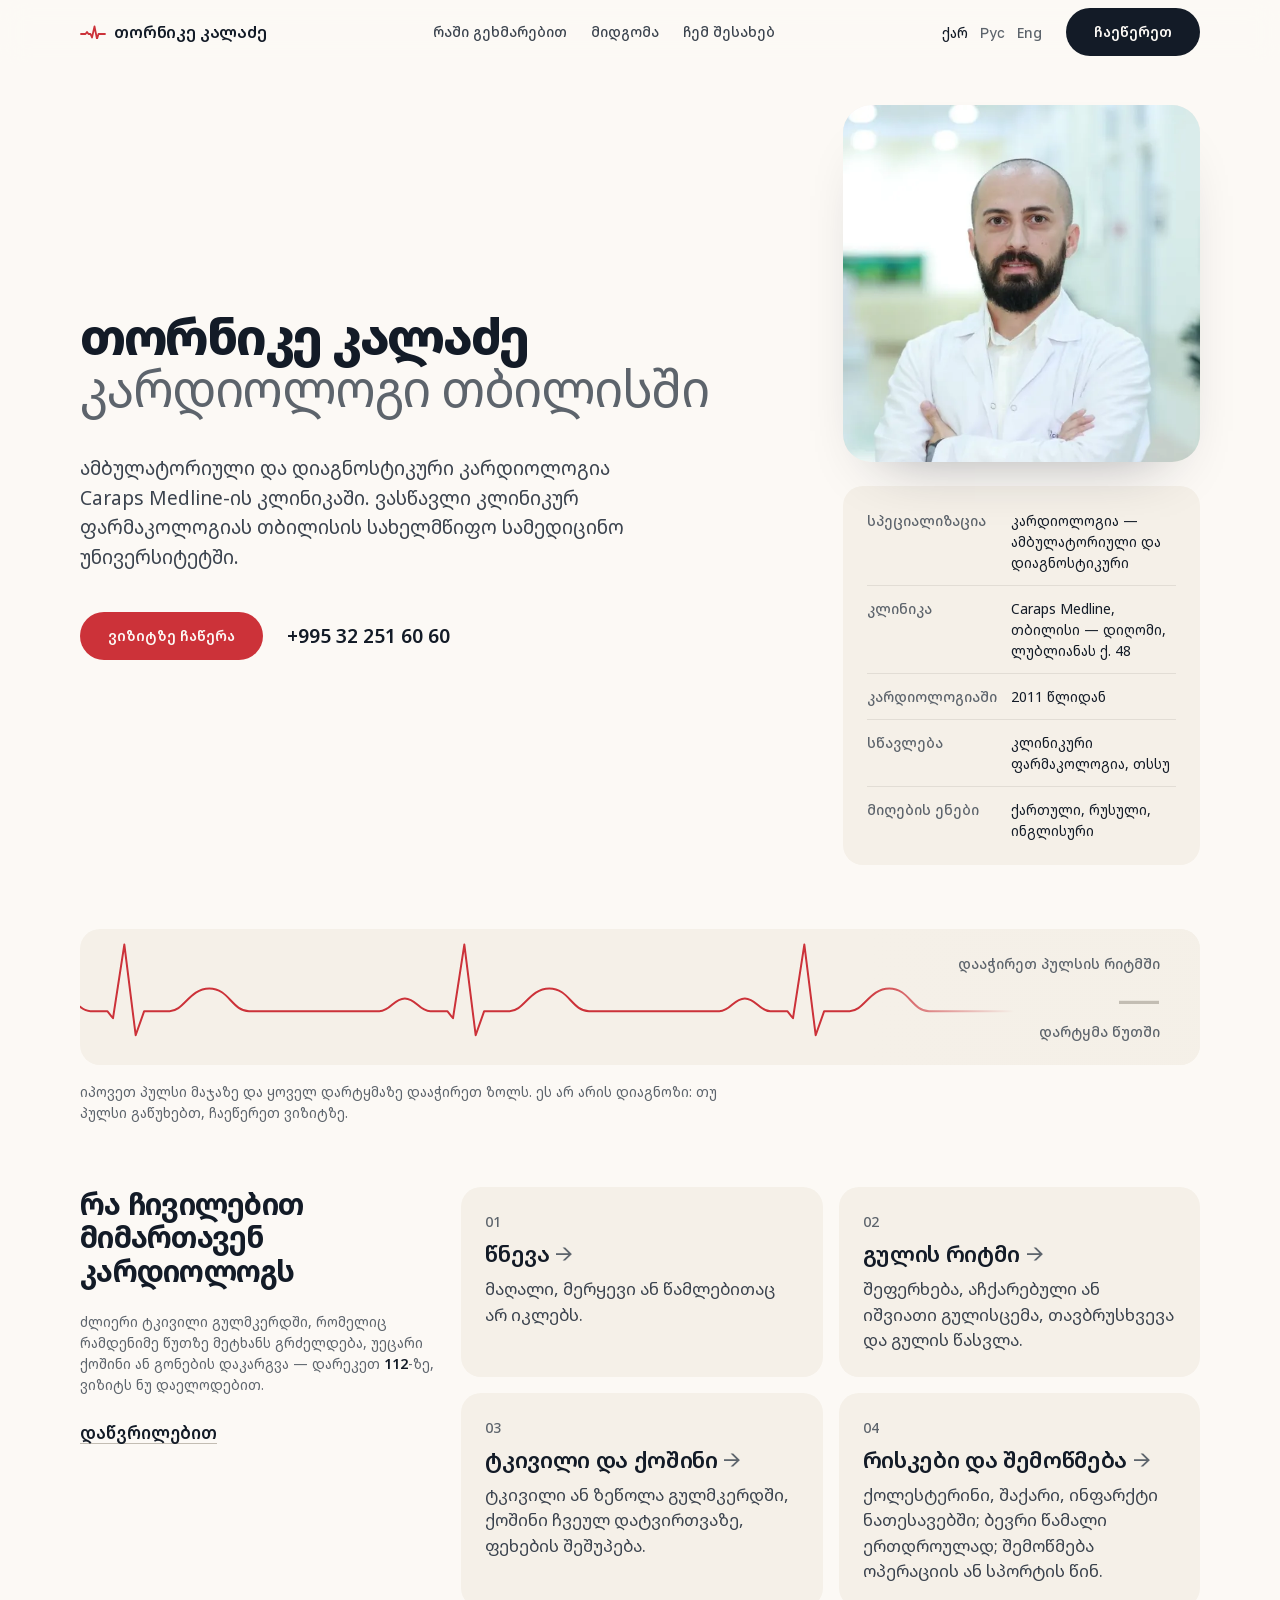
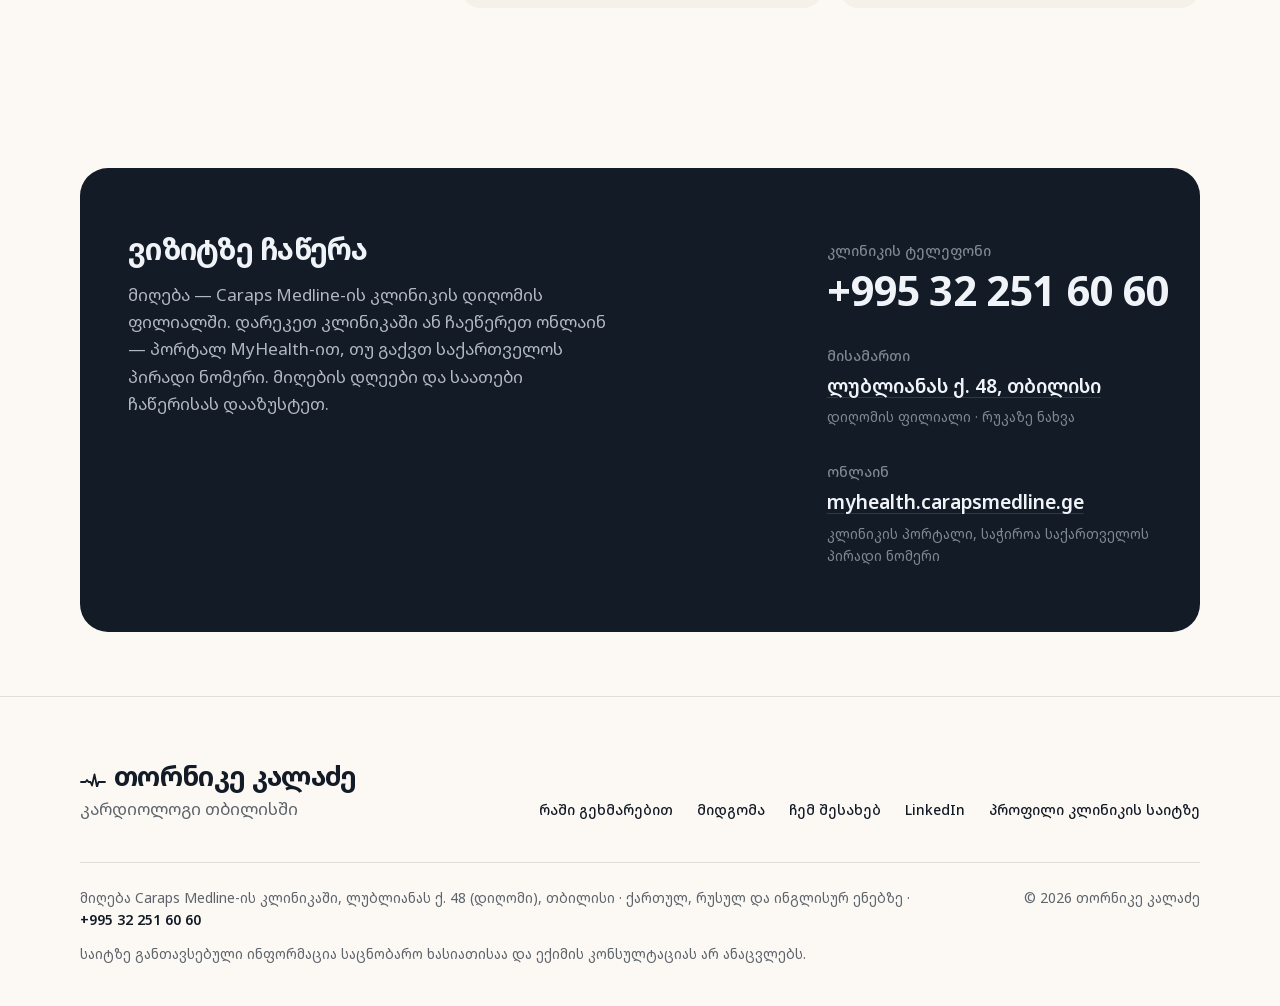
<file: index.html>
<!doctype html>
<html lang="ka">
<head>
<meta charset="utf-8">
<meta name="viewport" content="width=device-width, initial-scale=1, viewport-fit=cover">
<title>კარდიოლოგი თბილისში — თორნიკე კალაძე, Caraps Medline</title>
<meta name="description" content="კარდიოლოგი თორნიკე კალაძე: ამბულატორიული და დიაგნოსტიკური კარდიოლოგია Caraps Medline-ის კლინიკაში (დიღომი), თბილისში. მიღება ქართულ, რუსულ და ინგლისურ ენებზე. ჩაწერა: +995 32 251 60 60.">
<meta name="robots" content="index, follow">
<link rel="canonical" href="https://drkaladze.com/">
<link rel="alternate" hreflang="ka" href="https://drkaladze.com/">
<link rel="alternate" hreflang="ru" href="https://drkaladze.com/ru/">
<link rel="alternate" hreflang="en" href="https://drkaladze.com/en/">
<link rel="alternate" hreflang="x-default" href="https://drkaladze.com/">
<meta name="theme-color" content="#fbf9f5">
<link rel="icon" href="/favicon.svg" type="image/svg+xml">
<link rel="apple-touch-icon" href="/apple-touch-icon.png">
<meta property="og:type" content="profile">
<meta property="og:locale" content="ka_GE">
<meta property="og:site_name" content="თორნიკე კალაძე">
<meta property="og:title" content="კარდიოლოგი თბილისში — თორნიკე კალაძე, Caraps Medline">
<meta property="og:description" content="კარდიოლოგი თორნიკე კალაძე: ამბულატორიული და დიაგნოსტიკური კარდიოლოგია Caraps Medline-ის კლინიკაში (დიღომი), თბილისში. მიღება ქართულ, რუსულ და ინგლისურ ენებზე. ჩაწერა: +995 32 251 60 60.">
<meta property="og:url" content="https://drkaladze.com/">
<meta property="og:image" content="https://drkaladze.com/og-image.png">
<meta property="og:image:alt" content="თორნიკე კალაძე — კარდიოლოგი თბილისში">
<meta property="og:image:width" content="1200">
<meta property="og:image:height" content="630">
<meta name="twitter:card" content="summary_large_image">
<link rel="preload" href="/fonts/georgian-var.woff2" as="font" type="font/woff2" crossorigin>
<link rel="stylesheet" href="/fonts/fonts.css?v=13152110">
<link rel="stylesheet" href="/style.css?v=e96a90bd">
<script src="/site.js?v=8141cb54" defer></script>
<script type="application/ld+json">
{
  "@context": "https://schema.org",
  "@type": "Physician",
  "name": "თორნიკე კალაძე",
  "alternateName": [
    "Торнике Каладзе",
    "Tornike Kaladze"
  ],
  "url": "https://drkaladze.com/",
  "description": "კარდიოლოგი თორნიკე კალაძე: ამბულატორიული და დიაგნოსტიკური კარდიოლოგია Caraps Medline-ის კლინიკაში (დიღომი), თბილისში. მიღება ქართულ, რუსულ და ინგლისურ ენებზე. ჩაწერა: +995 32 251 60 60.",
  "image": "https://drkaladze.com/img/tornike-600.jpg",
  "medicalSpecialty": "Cardiovascular",
  "knowsLanguage": [
    "ka",
    "ru",
    "en"
  ],
  "telephone": "+995 32 251 60 60",
  "address": {
    "@type": "PostalAddress",
    "streetAddress": "ლუბლიანას ქ. 48",
    "addressLocality": "თბილისი",
    "addressCountry": "GE"
  },
  "areaServed": {
    "@type": "City",
    "name": "თბილისი"
  },
  "hospitalAffiliation": {
    "@type": "Hospital",
    "name": "Caraps Medline",
    "url": "https://carapsmedline.ge",
    "telephone": "+995 32 251 60 60",
    "address": {
      "@type": "PostalAddress",
      "streetAddress": "ლუბლიანას ქ. 48",
      "addressLocality": "თბილისი",
      "addressCountry": "GE"
    }
  },
  "sameAs": [
    "https://www.linkedin.com/in/tornike-kaladze-556090249/",
    "https://carapsmedline.ge/en/doctors/tornike-kaladze"
  ]
}
</script>
</head>
<body>
<a class="skip" href="#main">შინაარსზე გადასვლა</a>

<header class="nav">
  <div class="nav__inner">
    <a class="brand" href="/"><svg class="mark" width="26" height="14" viewBox="0 0 26 14" aria-hidden="true"><path d="M1 9h4.5l1.5-2 1.5 2h2l1.5 3.5 2.5-11 2.5 12.5 1.5-5h6.5" fill="none" stroke="currentColor" stroke-width="1.8" stroke-linejoin="round" stroke-linecap="round"/></svg><span>თორნიკე კალაძე</span></a>
    <nav class="nav__links" aria-label="საიტის განყოფილებები">
      <a href="/pomogayu.html">რაში გეხმარებით</a>
      <a href="/podhod.html">მიდგომა</a>
      <a href="/o-mne.html">ჩემ შესახებ</a>
    </nav>
    <nav class="lang" aria-label="საიტის ენა"><a href="/" hreflang="ka" lang="ka" aria-current="true">ქარ</a><a href="/ru/" hreflang="ru" lang="ru">Рус</a><a href="/en/" hreflang="en" lang="en">Eng</a></nav>
    <a class="btn btn--ink" href="/#zapis">ჩაეწერეთ</a>
  </div>
</header>

<main id="main">

<section class="hero">
  <div class="hero__text">
  <h1>
    <span class="name">თორნიკე კალაძე</span>
    <span class="role">კარდიოლოგი თბილისში</span>
  </h1>

  <div class="intro">
    <p class="lede">
      
      ამბულატორიული და დიაგნოსტიკური კარდიოლოგია Caraps Medline-ის კლინიკაში. ვასწავლი კლინიკურ ფარმაკოლოგიას თბილისის სახელმწიფო სამედიცინო უნივერსიტეტში.
      
    </p>
    <div class="cta">
      <a class="btn" href="tel:+995322516060">ვიზიტზე ჩაწერა</a>
      <a class="phone" href="tel:+995322516060">+995 32 251 60 60</a>
    </div>
  </div>
  </div>

  <figure class="portrait"><picture><source type="image/webp" srcset="/img/tornike-320.webp 320w, /img/tornike-600.webp 600w" sizes="(max-width: 30rem) 15rem, (max-width: 60rem) 20rem, 22rem"><img src="/img/tornike-600.jpg" srcset="/img/tornike-320.jpg 320w, /img/tornike-600.jpg 600w" sizes="(max-width: 30rem) 15rem, (max-width: 60rem) 20rem, 22rem" width="600" height="750" alt="თორნიკე კალაძე, კარდიოლოგი" fetchpriority="high"></picture></figure>

  <dl class="spec">
    <div><dt>სპეციალიზაცია</dt>
      <dd>კარდიოლოგია — ამბულატორიული და დიაგნოსტიკური</dd></div>
    <div><dt>კლინიკა</dt>
      <dd>Caraps Medline, თბილისი — დიღომი, ლუბლიანას ქ.&nbsp;48</dd></div>
    <div><dt>კარდიოლოგიაში</dt>
      <dd>2011 წლიდან</dd></div>
    <div><dt>სწავლება</dt>
      <dd>კლინიკური ფარმაკოლოგია, თსსუ</dd></div>
    <div><dt>მიღების ენები</dt>
      <dd>ქართული, რუსული, ინგლისური</dd></div>
  </dl>
</section>

<section class="ecg" aria-labelledby="ecg-h">
  <h2 class="sr-only" id="ecg-h">პულსის დათვლა</h2>
  <div class="ecg__strip">
    <svg class="ecg__trace" viewBox="0 0 1440 96" preserveAspectRatio="xMidYMid slice" aria-hidden="true">
      <path pathLength="1" d="M0,58 h56c8,0 10,-9 18,-9s10,9 18,9h12l4,5 8,-52 8,64 6,-17h18c10,0 14,-16 28,-16s16,16 28,16h36 h56c8,0 10,-9 18,-9s10,9 18,9h12l4,5 8,-52 8,64 6,-17h18c10,0 14,-16 28,-16s16,16 28,16h36 h56c8,0 10,-9 18,-9s10,9 18,9h12l4,5 8,-52 8,64 6,-17h18c10,0 14,-16 28,-16s16,16 28,16h36 h56c8,0 10,-9 18,-9s10,9 18,9h12l4,5 8,-52 8,64 6,-17h18c10,0 14,-16 28,-16s16,16 28,16h36 h56c8,0 10,-9 18,-9s10,9 18,9h12l4,5 8,-52 8,64 6,-17h18c10,0 14,-16 28,-16s16,16 28,16h36 h56c8,0 10,-9 18,-9s10,9 18,9h12l4,5 8,-52 8,64 6,-17h18c10,0 14,-16 28,-16s16,16 28,16h36 h56c8,0 10,-9 18,-9s10,9 18,9h12l4,5 8,-52 8,64 6,-17h18c10,0 14,-16 28,-16s16,16 28,16h36"/>
    </svg>
    <button class="ecg__tap" type="button" data-state="idle" aria-describedby="pulse-hint">
      <span class="ecg__read">
        <span class="ecg__label">
          <span class="st st--idle">დააჭირეთ პულსის რიტმში</span>
          <span class="st st--count">კიდევ რამდენიმე დარტყმა…</span>
          <span class="st st--done">თქვენი პულსი</span>
        </span>
        <span class="ecg__num">—</span>
        <span class="ecg__unit">დარტყმა წუთში</span>
      </span>
    </button>
  </div>
  <p class="ecg__hint" id="pulse-hint">
    <span>იპოვეთ პულსი მაჯაზე და ყოველ დარტყმაზე დააჭირეთ ზოლს. ეს არ არის დიაგნოზი: თუ პულსი გაწუხებთ, ჩაეწერეთ ვიზიტზე.</span>
  </p>
  <p class="sr-only" aria-live="polite" id="pulse-live"></p>
</section>

<section class="section" aria-labelledby="help-h">
  <div class="shell help">
    <div class="help__side">
      <h2 id="help-h">რა ჩივილებით მიმართავენ კარდიოლოგს</h2>
      <p class="note">ძლიერი ტკივილი გულმკერდში, რომელიც რამდენიმე წუთზე მეტხანს გრძელდება, უეცარი ქოშინი ან გონების დაკარგვა — დარეკეთ <b>112</b>-ზე, ვიზიტს ნუ დაელოდებით.</p>
      <p class="more"><a class="textlink" href="/pomogayu.html">დაწვრილებით</a></p>
    </div>
    <ul class="groups">
      <li class="group">
        <span class="group__n">01</span>
        <h3><a href="/pomogayu.html#s1">წნევა</a></h3>
        <p>მაღალი, მერყევი ან წამლებითაც არ იკლებს.</p>
      </li>
      <li class="group">
        <span class="group__n">02</span>
        <h3><a href="/pomogayu.html#s2">გულის რიტმი</a></h3>
        <p>შეფერხება, აჩქარებული ან იშვიათი გულისცემა, თავბრუსხვევა და გულის წასვლა.</p>
      </li>
      <li class="group">
        <span class="group__n">03</span>
        <h3><a href="/pomogayu.html#s3">ტკივილი და ქოშინი</a></h3>
        <p>ტკივილი ან ზეწოლა გულმკერდში, ქოშინი ჩვეულ დატვირთვაზე, ფეხების შეშუპება.</p>
      </li>
      <li class="group">
        <span class="group__n">04</span>
        <h3><a href="/pomogayu.html#s5">რისკები და შემოწმება</a></h3>
        <p>ქოლესტერინი, შაქარი, ინფარქტი ნათესავებში; ბევრი წამალი ერთდროულად; შემოწმება ოპერაციის ან სპორტის წინ.</p>
      </li>
    </ul>
  </div>
</section>

<section class="section section--dark" id="zapis" aria-labelledby="book-h">
  <div class="shell book">
    <div class="book__text">
      <h2 id="book-h">ვიზიტზე ჩაწერა</h2>
      <p>მიღება — Caraps Medline-ის კლინიკის დიღომის ფილიალში. დარეკეთ კლინიკაში ან ჩაეწერეთ ონლაინ — პორტალ MyHealth-ით, თუ გაქვთ საქართველოს პირადი ნომერი. მიღების დღეები და საათები ჩაწერისას დააზუსტეთ.</p>
    </div>
    <div class="book__call">
      <span class="book__label">კლინიკის ტელეფონი</span>
      <a class="book__phone" href="tel:+995322516060">+995 32 251 60 60</a>
      <span class="book__label book__label--2">მისამართი</span>
      <a class="book__online" href="https://www.google.com/maps/search/?api=1&amp;query=Caraps+Medline+Lubliana+48+Tbilisi" rel="noopener">ლუბლიანას ქ. 48, თბილისი</a>
      <span class="book__note">დიღომის ფილიალი · რუკაზე ნახვა</span>
      <span class="book__label book__label--2">ონლაინ</span>
      <a class="book__online" href="https://myhealth.carapsmedline.ge/" rel="noopener">myhealth.carapsmedline.ge</a>
      <span class="book__note">კლინიკის პორტალი, საჭიროა საქართველოს პირადი ნომერი</span>
    </div>
  </div>
</section>
</main>

<footer class="foot">
  <div class="shell">
    <div class="foot__mast">
      <div>
        <p class="foot__name"><svg class="mark" width="26" height="14" viewBox="0 0 26 14" aria-hidden="true"><path d="M1 9h4.5l1.5-2 1.5 2h2l1.5 3.5 2.5-11 2.5 12.5 1.5-5h6.5" fill="none" stroke="currentColor" stroke-width="1.8" stroke-linejoin="round" stroke-linecap="round"/></svg>თორნიკე კალაძე</p>
        <p class="foot__role">კარდიოლოგი თბილისში</p>
      </div>
      <nav aria-label="სხვა გვერდები"><ul class="foot__links"><li><a href="/pomogayu.html">რაში გეხმარებით</a></li><li><a href="/podhod.html">მიდგომა</a></li><li><a href="/o-mne.html">ჩემ შესახებ</a></li><li><a href="https://www.linkedin.com/in/tornike-kaladze-556090249/" rel="me">LinkedIn</a></li><li><a href="https://carapsmedline.ge/en/doctors/tornike-kaladze">პროფილი კლინიკის საიტზე</a></li></ul></nav>
    </div>
    <div class="foot__meta">
      <p>მიღება Caraps Medline-ის კლინიკაში, ლუბლიანას ქ. 48 (დიღომი), თბილისი · ქართულ, რუსულ და ინგლისურ ენებზე · <a class="foot__phone" href="tel:+995322516060">+995 32 251 60 60</a></p>
      <p>© 2026 თორნიკე კალაძე</p>
      <p>საიტზე განთავსებული ინფორმაცია საცნობარო ხასიათისაა და ექიმის კონსულტაციას არ ანაცვლებს.</p>
    </div>
  </div>
</footer>

</body>
</html>
</file>
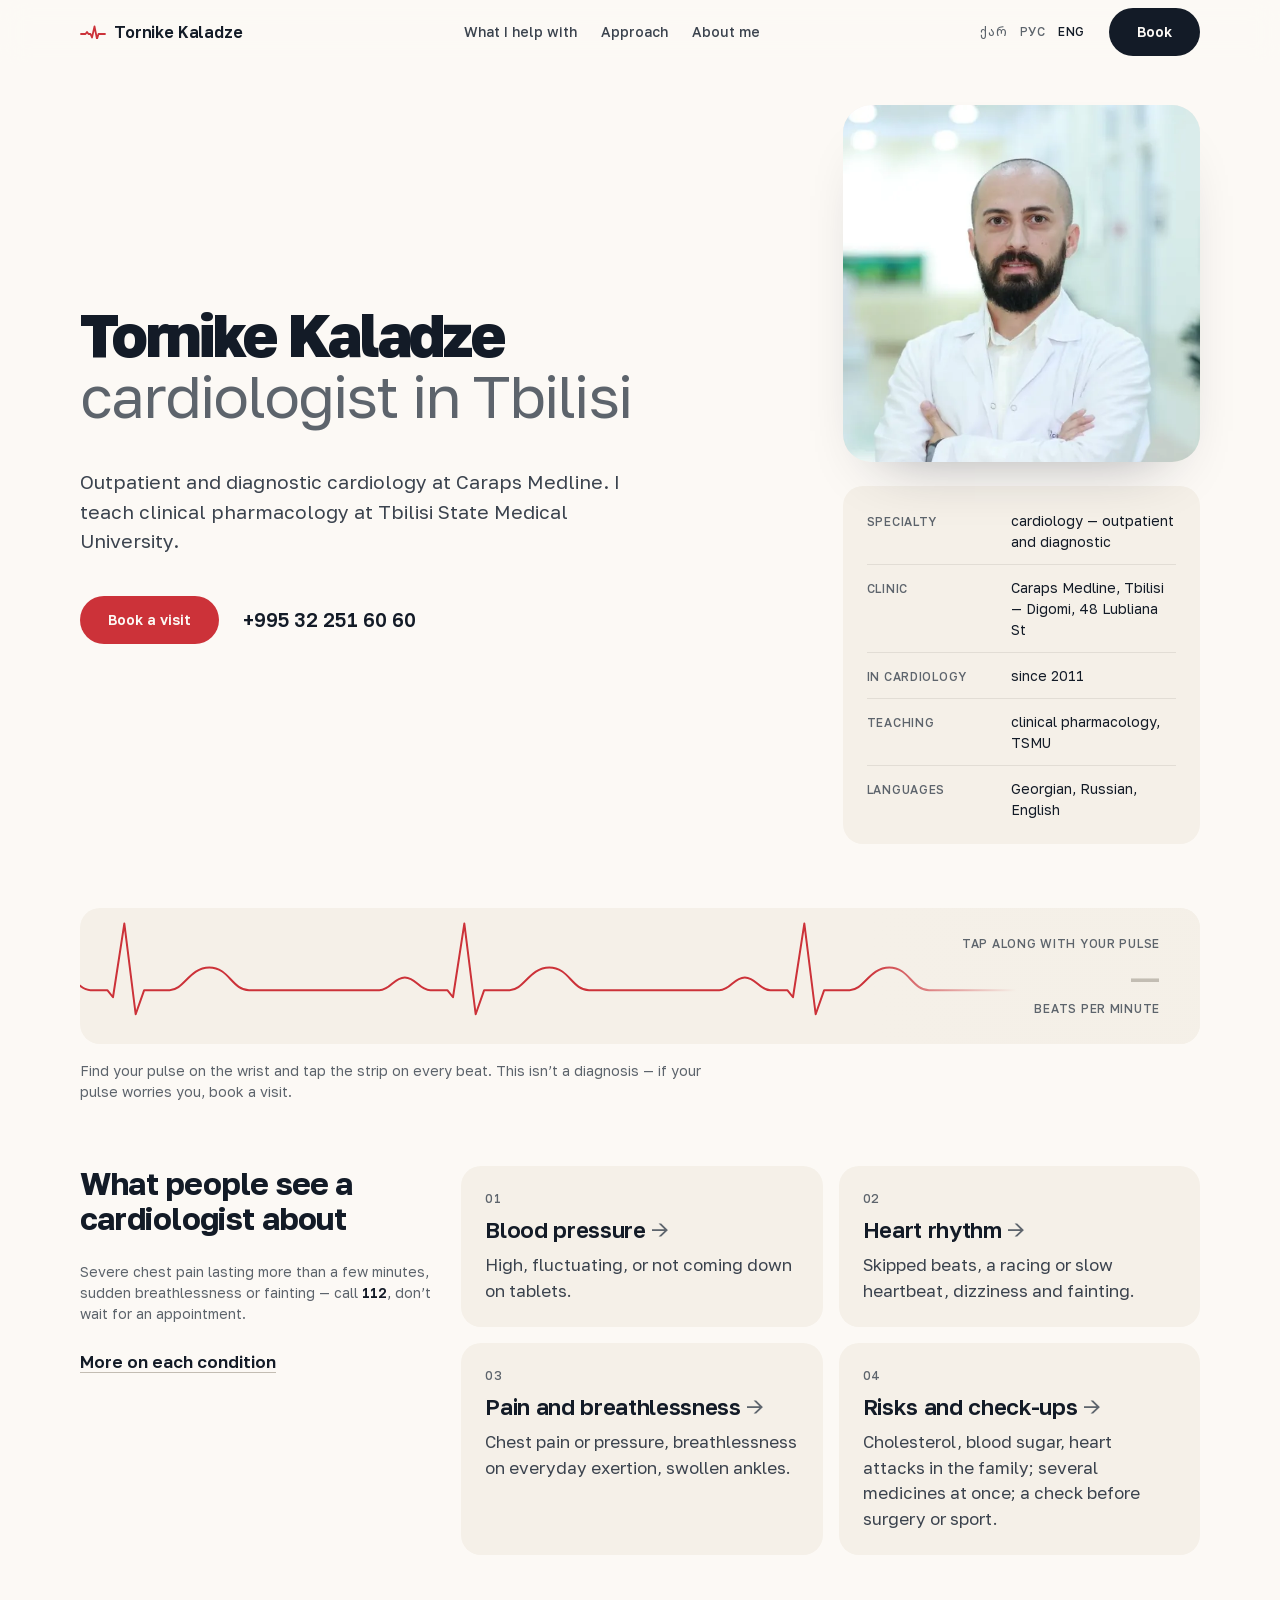
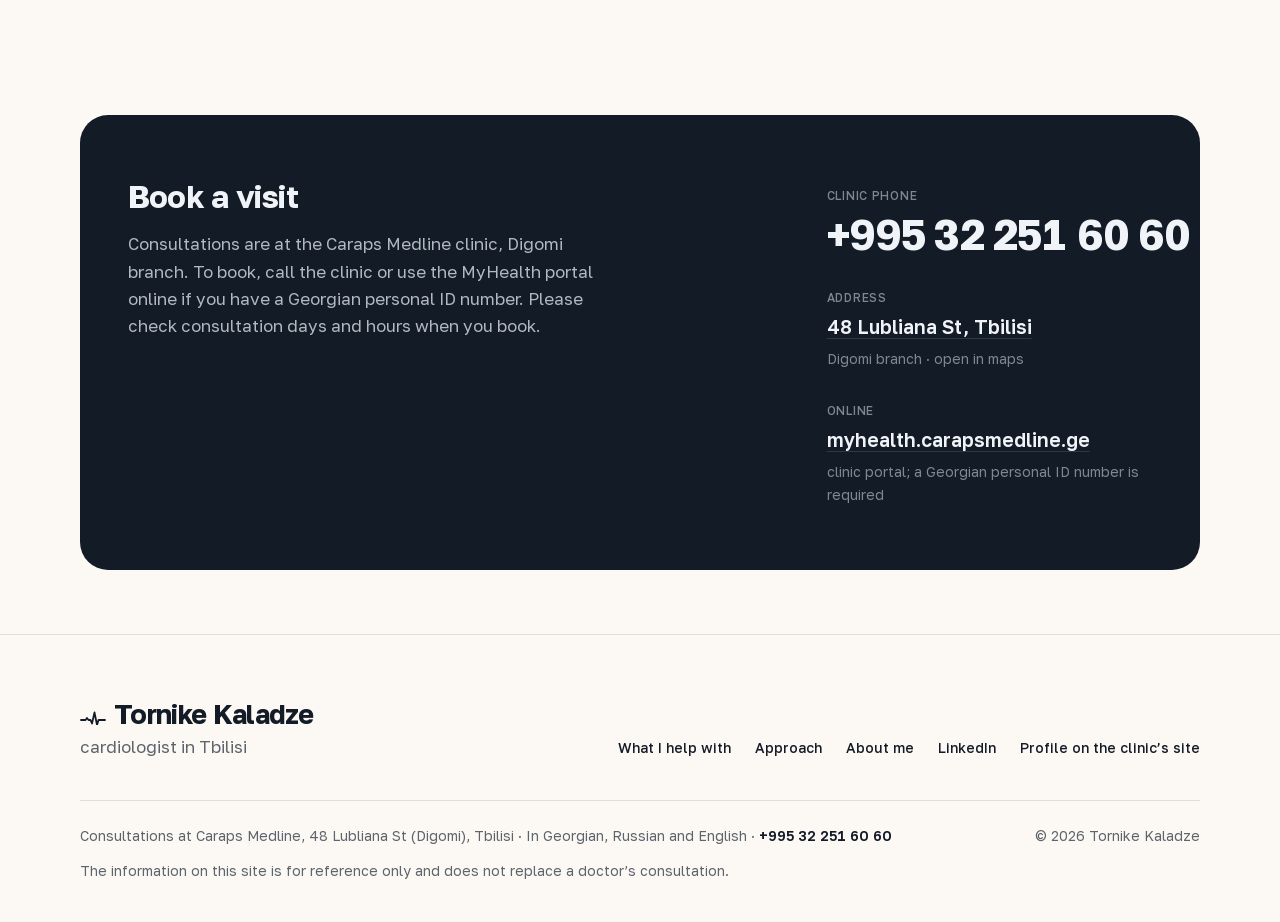
<file: en/index.html>
<!doctype html>
<html lang="en">
<head>
<meta charset="utf-8">
<meta name="viewport" content="width=device-width, initial-scale=1, viewport-fit=cover">
<title>English-Speaking Cardiologist in Tbilisi — Dr Tornike Kaladze, Caraps Medline</title>
<meta name="description" content="English-speaking cardiologist in Tbilisi, Tornike Kaladze: outpatient and diagnostic cardiology at Caraps Medline (Digomi). Consultations in English, Georgian and Russian. Book: +995 32 251 60 60.">
<meta name="robots" content="index, follow">
<link rel="canonical" href="https://drkaladze.com/en/">
<link rel="alternate" hreflang="ka" href="https://drkaladze.com/">
<link rel="alternate" hreflang="ru" href="https://drkaladze.com/ru/">
<link rel="alternate" hreflang="en" href="https://drkaladze.com/en/">
<link rel="alternate" hreflang="x-default" href="https://drkaladze.com/">
<meta name="theme-color" content="#fbf9f5">
<link rel="icon" href="/favicon.svg" type="image/svg+xml">
<link rel="apple-touch-icon" href="/apple-touch-icon.png">
<meta property="og:type" content="profile">
<meta property="og:locale" content="en_US">
<meta property="og:site_name" content="Tornike Kaladze">
<meta property="og:title" content="English-Speaking Cardiologist in Tbilisi — Dr Tornike Kaladze, Caraps Medline">
<meta property="og:description" content="English-speaking cardiologist in Tbilisi, Tornike Kaladze: outpatient and diagnostic cardiology at Caraps Medline (Digomi). Consultations in English, Georgian and Russian. Book: +995 32 251 60 60.">
<meta property="og:url" content="https://drkaladze.com/en/">
<meta property="og:image" content="https://drkaladze.com/og-image-en.png">
<meta property="og:image:alt" content="Tornike Kaladze — cardiologist in Tbilisi">
<meta property="og:image:width" content="1200">
<meta property="og:image:height" content="630">
<meta name="twitter:card" content="summary_large_image">
<link rel="preload" href="/fonts/golos-var.woff2" as="font" type="font/woff2" crossorigin>
<link rel="stylesheet" href="/fonts/fonts.css?v=13152110">
<link rel="stylesheet" href="/style.css?v=e96a90bd">
<script src="/site.js?v=8141cb54" defer></script>
<script type="application/ld+json">
{
  "@context": "https://schema.org",
  "@type": "Physician",
  "name": "Tornike Kaladze",
  "alternateName": [
    "თორნიკე კალაძე",
    "Торнике Каладзе"
  ],
  "url": "https://drkaladze.com/en/",
  "description": "English-speaking cardiologist in Tbilisi, Tornike Kaladze: outpatient and diagnostic cardiology at Caraps Medline (Digomi). Consultations in English, Georgian and Russian. Book: +995 32 251 60 60.",
  "image": "https://drkaladze.com/img/tornike-600.jpg",
  "medicalSpecialty": "Cardiovascular",
  "knowsLanguage": [
    "ka",
    "ru",
    "en"
  ],
  "telephone": "+995 32 251 60 60",
  "address": {
    "@type": "PostalAddress",
    "streetAddress": "48 Lubliana St",
    "addressLocality": "Tbilisi",
    "addressCountry": "GE"
  },
  "areaServed": {
    "@type": "City",
    "name": "Tbilisi"
  },
  "hospitalAffiliation": {
    "@type": "Hospital",
    "name": "Caraps Medline",
    "url": "https://carapsmedline.ge",
    "telephone": "+995 32 251 60 60",
    "address": {
      "@type": "PostalAddress",
      "streetAddress": "48 Lubliana St",
      "addressLocality": "Tbilisi",
      "addressCountry": "GE"
    }
  },
  "sameAs": [
    "https://www.linkedin.com/in/tornike-kaladze-556090249/",
    "https://carapsmedline.ge/en/doctors/tornike-kaladze"
  ]
}
</script>
</head>
<body>
<a class="skip" href="#main">Skip to content</a>

<header class="nav">
  <div class="nav__inner">
    <a class="brand" href="/en/"><svg class="mark" width="26" height="14" viewBox="0 0 26 14" aria-hidden="true"><path d="M1 9h4.5l1.5-2 1.5 2h2l1.5 3.5 2.5-11 2.5 12.5 1.5-5h6.5" fill="none" stroke="currentColor" stroke-width="1.8" stroke-linejoin="round" stroke-linecap="round"/></svg><span>Tornike Kaladze</span></a>
    <nav class="nav__links" aria-label="Site sections">
      <a href="/en/pomogayu.html">What I help with</a>
      <a href="/en/podhod.html">Approach</a>
      <a href="/en/o-mne.html">About me</a>
    </nav>
    <nav class="lang" aria-label="Site language"><a href="/" hreflang="ka" lang="ka">ქარ</a><a href="/ru/" hreflang="ru" lang="ru">Рус</a><a href="/en/" hreflang="en" lang="en" aria-current="true">Eng</a></nav>
    <a class="btn btn--ink" href="/en/#zapis">Book</a>
  </div>
</header>

<main id="main">

<section class="hero">
  <div class="hero__text">
  <h1>
    <span class="name">Tornike Kaladze</span>
    <span class="role">cardiologist in Tbilisi</span>
  </h1>

  <div class="intro">
    <p class="lede">
      
      
      Outpatient and diagnostic cardiology at Caraps Medline. I teach clinical pharmacology at Tbilisi State Medical University.
    </p>
    <div class="cta">
      <a class="btn" href="tel:+995322516060">Book a visit</a>
      <a class="phone" href="tel:+995322516060">+995 32 251 60 60</a>
    </div>
  </div>
  </div>

  <figure class="portrait"><picture><source type="image/webp" srcset="/img/tornike-320.webp 320w, /img/tornike-600.webp 600w" sizes="(max-width: 30rem) 15rem, (max-width: 60rem) 20rem, 22rem"><img src="/img/tornike-600.jpg" srcset="/img/tornike-320.jpg 320w, /img/tornike-600.jpg 600w" sizes="(max-width: 30rem) 15rem, (max-width: 60rem) 20rem, 22rem" width="600" height="750" alt="Tornike Kaladze, cardiologist" fetchpriority="high"></picture></figure>

  <dl class="spec">
    <div><dt>Specialty</dt>
      <dd>cardiology — outpatient and diagnostic</dd></div>
    <div><dt>Clinic</dt>
      <dd>Caraps Medline, Tbilisi — Digomi, 48&nbsp;Lubliana St</dd></div>
    <div><dt>In cardiology</dt>
      <dd>since 2011</dd></div>
    <div><dt>Teaching</dt>
      <dd>clinical pharmacology, TSMU</dd></div>
    <div><dt>Languages</dt>
      <dd>Georgian, Russian, English</dd></div>
  </dl>
</section>

<section class="ecg" aria-labelledby="ecg-h">
  <h2 class="sr-only" id="ecg-h">Count your pulse</h2>
  <div class="ecg__strip">
    <svg class="ecg__trace" viewBox="0 0 1440 96" preserveAspectRatio="xMidYMid slice" aria-hidden="true">
      <path pathLength="1" d="M0,58 h56c8,0 10,-9 18,-9s10,9 18,9h12l4,5 8,-52 8,64 6,-17h18c10,0 14,-16 28,-16s16,16 28,16h36 h56c8,0 10,-9 18,-9s10,9 18,9h12l4,5 8,-52 8,64 6,-17h18c10,0 14,-16 28,-16s16,16 28,16h36 h56c8,0 10,-9 18,-9s10,9 18,9h12l4,5 8,-52 8,64 6,-17h18c10,0 14,-16 28,-16s16,16 28,16h36 h56c8,0 10,-9 18,-9s10,9 18,9h12l4,5 8,-52 8,64 6,-17h18c10,0 14,-16 28,-16s16,16 28,16h36 h56c8,0 10,-9 18,-9s10,9 18,9h12l4,5 8,-52 8,64 6,-17h18c10,0 14,-16 28,-16s16,16 28,16h36 h56c8,0 10,-9 18,-9s10,9 18,9h12l4,5 8,-52 8,64 6,-17h18c10,0 14,-16 28,-16s16,16 28,16h36 h56c8,0 10,-9 18,-9s10,9 18,9h12l4,5 8,-52 8,64 6,-17h18c10,0 14,-16 28,-16s16,16 28,16h36"/>
    </svg>
    <button class="ecg__tap" type="button" data-state="idle" aria-describedby="pulse-hint">
      <span class="ecg__read">
        <span class="ecg__label">
          <span class="st st--idle">tap along with your pulse</span>
          <span class="st st--count">a few more beats…</span>
          <span class="st st--done">your pulse</span>
        </span>
        <span class="ecg__num">—</span>
        <span class="ecg__unit">beats per minute</span>
      </span>
    </button>
  </div>
  <p class="ecg__hint" id="pulse-hint">
    <span>Find your pulse on the wrist and tap the strip on every beat. This isn’t a diagnosis — if your pulse worries you, book a visit.</span>
  </p>
  <p class="sr-only" aria-live="polite" id="pulse-live"></p>
</section>

<section class="section" aria-labelledby="help-h">
  <div class="shell help">
    <div class="help__side">
      <h2 id="help-h">What people see a cardiologist about</h2>
      <p class="note">Severe chest pain lasting more than a few minutes, sudden breathlessness or fainting — call <b>112</b>, don’t wait for an appointment.</p>
      <p class="more"><a class="textlink" href="/en/pomogayu.html">More on each condition</a></p>
    </div>
    <ul class="groups">
      <li class="group">
        <span class="group__n">01</span>
        <h3><a href="/en/pomogayu.html#s1">Blood pressure</a></h3>
        <p>High, fluctuating, or not coming down on tablets.</p>
      </li>
      <li class="group">
        <span class="group__n">02</span>
        <h3><a href="/en/pomogayu.html#s2">Heart rhythm</a></h3>
        <p>Skipped beats, a racing or slow heartbeat, dizziness and fainting.</p>
      </li>
      <li class="group">
        <span class="group__n">03</span>
        <h3><a href="/en/pomogayu.html#s3">Pain and breathlessness</a></h3>
        <p>Chest pain or pressure, breathlessness on everyday exertion, swollen ankles.</p>
      </li>
      <li class="group">
        <span class="group__n">04</span>
        <h3><a href="/en/pomogayu.html#s5">Risks and check-ups</a></h3>
        <p>Cholesterol, blood sugar, heart attacks in the family; several medicines at once; a check before surgery or sport.</p>
      </li>
    </ul>
  </div>
</section>

<section class="section section--dark" id="zapis" aria-labelledby="book-h">
  <div class="shell book">
    <div class="book__text">
      <h2 id="book-h">Book a visit</h2>
      <p>Consultations are at the Caraps Medline clinic, Digomi branch. To book, call the clinic or use the MyHealth portal online if you have a Georgian personal ID number. Please check consultation days and hours when you book.</p>
    </div>
    <div class="book__call">
      <span class="book__label">Clinic phone</span>
      <a class="book__phone" href="tel:+995322516060">+995 32 251 60 60</a>
      <span class="book__label book__label--2">Address</span>
      <a class="book__online" href="https://www.google.com/maps/search/?api=1&amp;query=Caraps+Medline+Lubliana+48+Tbilisi" rel="noopener">48 Lubliana St, Tbilisi</a>
      <span class="book__note">Digomi branch · open in maps</span>
      <span class="book__label book__label--2">Online</span>
      <a class="book__online" href="https://myhealth.carapsmedline.ge/" rel="noopener">myhealth.carapsmedline.ge</a>
      <span class="book__note">clinic portal; a Georgian personal ID number is required</span>
    </div>
  </div>
</section>
</main>

<footer class="foot">
  <div class="shell">
    <div class="foot__mast">
      <div>
        <p class="foot__name"><svg class="mark" width="26" height="14" viewBox="0 0 26 14" aria-hidden="true"><path d="M1 9h4.5l1.5-2 1.5 2h2l1.5 3.5 2.5-11 2.5 12.5 1.5-5h6.5" fill="none" stroke="currentColor" stroke-width="1.8" stroke-linejoin="round" stroke-linecap="round"/></svg>Tornike Kaladze</p>
        <p class="foot__role">cardiologist in Tbilisi</p>
      </div>
      <nav aria-label="Also on this site"><ul class="foot__links"><li><a href="/en/pomogayu.html">What I help with</a></li><li><a href="/en/podhod.html">Approach</a></li><li><a href="/en/o-mne.html">About me</a></li><li><a href="https://www.linkedin.com/in/tornike-kaladze-556090249/" rel="me">LinkedIn</a></li><li><a href="https://carapsmedline.ge/en/doctors/tornike-kaladze">Profile on the clinic’s site</a></li></ul></nav>
    </div>
    <div class="foot__meta">
      <p>Consultations at Caraps Medline, 48 Lubliana St (Digomi), Tbilisi · In Georgian, Russian and English · <a class="foot__phone" href="tel:+995322516060">+995 32 251 60 60</a></p>
      <p>© 2026 Tornike Kaladze</p>
      <p>The information on this site is for reference only and does not replace a doctor’s consultation.</p>
    </div>
  </div>
</footer>

</body>
</html>
</file>
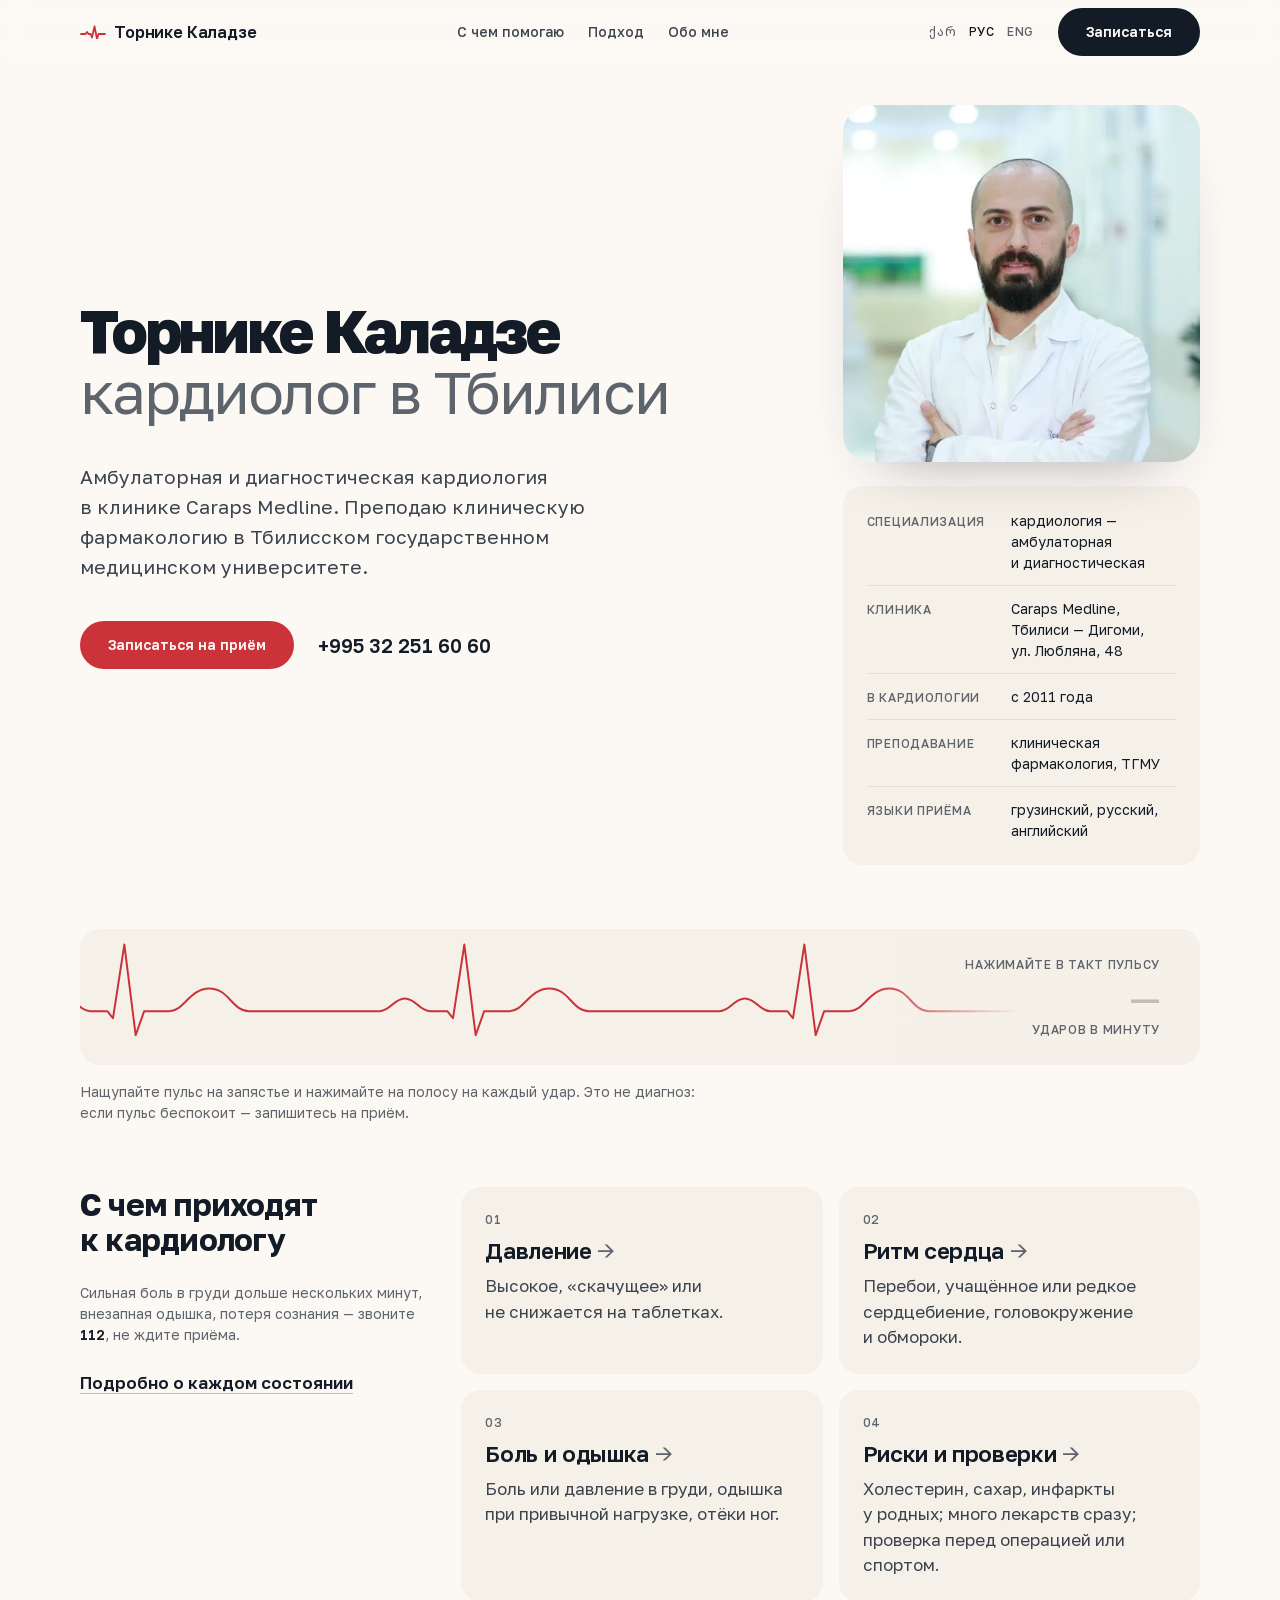
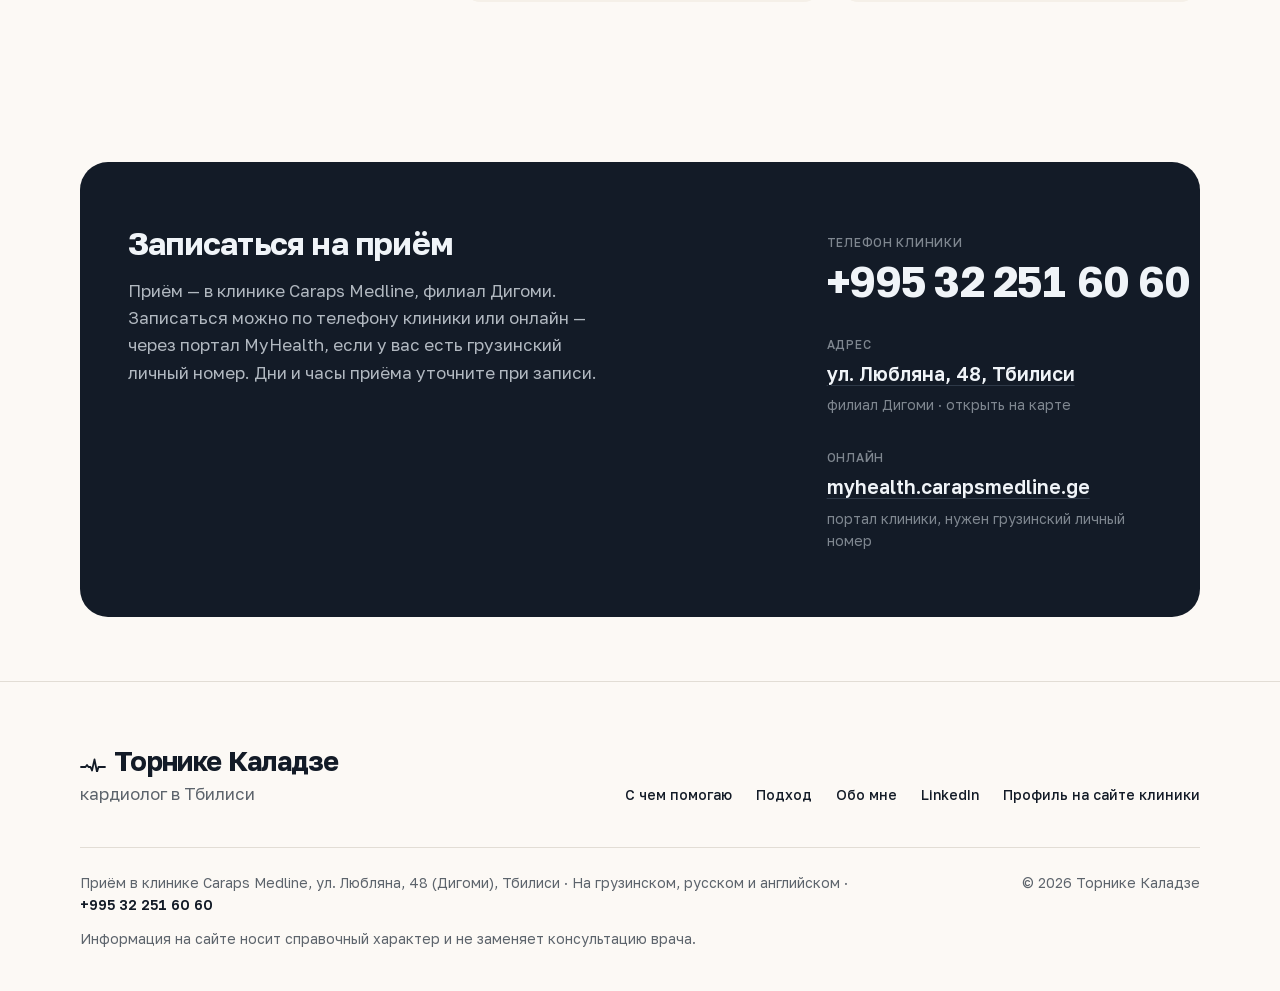
<file: ru/index.html>
<!doctype html>
<html lang="ru">
<head>
<meta charset="utf-8">
<meta name="viewport" content="width=device-width, initial-scale=1, viewport-fit=cover">
<title>Кардиолог в Тбилиси — Торнике Каладзе, Caraps Medline</title>
<meta name="description" content="Кардиолог Торнике Каладзе: амбулаторная и диагностическая кардиология в клинике Caraps Medline (Дигоми), Тбилиси. Приём на грузинском, русском и английском. Запись: +995 32 251 60 60.">
<meta name="robots" content="index, follow">
<link rel="canonical" href="https://drkaladze.com/ru/">
<link rel="alternate" hreflang="ka" href="https://drkaladze.com/">
<link rel="alternate" hreflang="ru" href="https://drkaladze.com/ru/">
<link rel="alternate" hreflang="en" href="https://drkaladze.com/en/">
<link rel="alternate" hreflang="x-default" href="https://drkaladze.com/">
<meta name="theme-color" content="#fbf9f5">
<link rel="icon" href="/favicon.svg" type="image/svg+xml">
<link rel="apple-touch-icon" href="/apple-touch-icon.png">
<meta property="og:type" content="profile">
<meta property="og:locale" content="ru_RU">
<meta property="og:site_name" content="Торнике Каладзе">
<meta property="og:title" content="Кардиолог в Тбилиси — Торнике Каладзе, Caraps Medline">
<meta property="og:description" content="Кардиолог Торнике Каладзе: амбулаторная и диагностическая кардиология в клинике Caraps Medline (Дигоми), Тбилиси. Приём на грузинском, русском и английском. Запись: +995 32 251 60 60.">
<meta property="og:url" content="https://drkaladze.com/ru/">
<meta property="og:image" content="https://drkaladze.com/og-image-ru.png">
<meta property="og:image:alt" content="Торнике Каладзе — кардиолог в Тбилиси">
<meta property="og:image:width" content="1200">
<meta property="og:image:height" content="630">
<meta name="twitter:card" content="summary_large_image">
<link rel="preload" href="/fonts/golos-var.woff2" as="font" type="font/woff2" crossorigin>
<link rel="stylesheet" href="/fonts/fonts.css?v=13152110">
<link rel="stylesheet" href="/style.css?v=e96a90bd">
<script src="/site.js?v=8141cb54" defer></script>
<script type="application/ld+json">
{
  "@context": "https://schema.org",
  "@type": "Physician",
  "name": "Торнике Каладзе",
  "alternateName": [
    "თორნიკე კალაძე",
    "Tornike Kaladze"
  ],
  "url": "https://drkaladze.com/ru/",
  "description": "Кардиолог Торнике Каладзе: амбулаторная и диагностическая кардиология в клинике Caraps Medline (Дигоми), Тбилиси. Приём на грузинском, русском и английском. Запись: +995 32 251 60 60.",
  "image": "https://drkaladze.com/img/tornike-600.jpg",
  "medicalSpecialty": "Cardiovascular",
  "knowsLanguage": [
    "ka",
    "ru",
    "en"
  ],
  "telephone": "+995 32 251 60 60",
  "address": {
    "@type": "PostalAddress",
    "streetAddress": "ул. Любляна, 48",
    "addressLocality": "Тбилиси",
    "addressCountry": "GE"
  },
  "areaServed": {
    "@type": "City",
    "name": "Тбилиси"
  },
  "hospitalAffiliation": {
    "@type": "Hospital",
    "name": "Caraps Medline",
    "url": "https://carapsmedline.ge",
    "telephone": "+995 32 251 60 60",
    "address": {
      "@type": "PostalAddress",
      "streetAddress": "ул. Любляна, 48",
      "addressLocality": "Тбилиси",
      "addressCountry": "GE"
    }
  },
  "sameAs": [
    "https://www.linkedin.com/in/tornike-kaladze-556090249/",
    "https://carapsmedline.ge/en/doctors/tornike-kaladze"
  ]
}
</script>
</head>
<body>
<a class="skip" href="#main">К содержанию</a>

<header class="nav">
  <div class="nav__inner">
    <a class="brand" href="/ru/"><svg class="mark" width="26" height="14" viewBox="0 0 26 14" aria-hidden="true"><path d="M1 9h4.5l1.5-2 1.5 2h2l1.5 3.5 2.5-11 2.5 12.5 1.5-5h6.5" fill="none" stroke="currentColor" stroke-width="1.8" stroke-linejoin="round" stroke-linecap="round"/></svg><span>Торнике Каладзе</span></a>
    <nav class="nav__links" aria-label="Разделы сайта">
      <a href="/ru/pomogayu.html">С чем помогаю</a>
      <a href="/ru/podhod.html">Подход</a>
      <a href="/ru/o-mne.html">Обо мне</a>
    </nav>
    <nav class="lang" aria-label="Язык сайта"><a href="/" hreflang="ka" lang="ka">ქარ</a><a href="/ru/" hreflang="ru" lang="ru" aria-current="true">Рус</a><a href="/en/" hreflang="en" lang="en">Eng</a></nav>
    <a class="btn btn--ink" href="/ru/#zapis">Записаться</a>
  </div>
</header>

<main id="main">

<section class="hero">
  <div class="hero__text">
  <h1>
    <span class="name">Торнике Каладзе</span>
    <span class="role">кардиолог в&nbsp;Тбилиси</span>
  </h1>

  <div class="intro">
    <p class="lede">
      Амбулаторная и&nbsp;диагностическая кардиология в&nbsp;клинике Caraps Medline. Преподаю клиническую фармакологию в&nbsp;Тбилисском государственном медицинском университете.
      
      
    </p>
    <div class="cta">
      <a class="btn" href="tel:+995322516060">Записаться на&nbsp;приём</a>
      <a class="phone" href="tel:+995322516060">+995 32 251 60 60</a>
    </div>
  </div>
  </div>

  <figure class="portrait"><picture><source type="image/webp" srcset="/img/tornike-320.webp 320w, /img/tornike-600.webp 600w" sizes="(max-width: 30rem) 15rem, (max-width: 60rem) 20rem, 22rem"><img src="/img/tornike-600.jpg" srcset="/img/tornike-320.jpg 320w, /img/tornike-600.jpg 600w" sizes="(max-width: 30rem) 15rem, (max-width: 60rem) 20rem, 22rem" width="600" height="750" alt="Торнике Каладзе, кардиолог" fetchpriority="high"></picture></figure>

  <dl class="spec">
    <div><dt>Специализация</dt>
      <dd>кардиология&nbsp;— амбулаторная и&nbsp;диагностическая</dd></div>
    <div><dt>Клиника</dt>
      <dd>Caraps Medline, Тбилиси&nbsp;— Дигоми, ул.&nbsp;Любляна,&nbsp;48</dd></div>
    <div><dt>В&nbsp;кардиологии</dt>
      <dd>с&nbsp;2011 года</dd></div>
    <div><dt>Преподавание</dt>
      <dd>клиническая фармакология, ТГМУ</dd></div>
    <div><dt>Языки приёма</dt>
      <dd>грузинский, русский, английский</dd></div>
  </dl>
</section>

<section class="ecg" aria-labelledby="ecg-h">
  <h2 class="sr-only" id="ecg-h">Считаем пульс</h2>
  <div class="ecg__strip">
    <svg class="ecg__trace" viewBox="0 0 1440 96" preserveAspectRatio="xMidYMid slice" aria-hidden="true">
      <path pathLength="1" d="M0,58 h56c8,0 10,-9 18,-9s10,9 18,9h12l4,5 8,-52 8,64 6,-17h18c10,0 14,-16 28,-16s16,16 28,16h36 h56c8,0 10,-9 18,-9s10,9 18,9h12l4,5 8,-52 8,64 6,-17h18c10,0 14,-16 28,-16s16,16 28,16h36 h56c8,0 10,-9 18,-9s10,9 18,9h12l4,5 8,-52 8,64 6,-17h18c10,0 14,-16 28,-16s16,16 28,16h36 h56c8,0 10,-9 18,-9s10,9 18,9h12l4,5 8,-52 8,64 6,-17h18c10,0 14,-16 28,-16s16,16 28,16h36 h56c8,0 10,-9 18,-9s10,9 18,9h12l4,5 8,-52 8,64 6,-17h18c10,0 14,-16 28,-16s16,16 28,16h36 h56c8,0 10,-9 18,-9s10,9 18,9h12l4,5 8,-52 8,64 6,-17h18c10,0 14,-16 28,-16s16,16 28,16h36 h56c8,0 10,-9 18,-9s10,9 18,9h12l4,5 8,-52 8,64 6,-17h18c10,0 14,-16 28,-16s16,16 28,16h36"/>
    </svg>
    <button class="ecg__tap" type="button" data-state="idle" aria-describedby="pulse-hint">
      <span class="ecg__read">
        <span class="ecg__label">
          <span class="st st--idle">нажимайте в&nbsp;такт пульсу</span>
          <span class="st st--count">ещё несколько ударов…</span>
          <span class="st st--done">ваш пульс</span>
        </span>
        <span class="ecg__num">—</span>
        <span class="ecg__unit">ударов в&nbsp;минуту</span>
      </span>
    </button>
  </div>
  <p class="ecg__hint" id="pulse-hint">
    <span>Нащупайте пульс на&nbsp;запястье и&nbsp;нажимайте на&nbsp;полосу на&nbsp;каждый удар. Это не&nbsp;диагноз: если пульс беспокоит&nbsp;— запишитесь на&nbsp;приём.</span>
  </p>
  <p class="sr-only" aria-live="polite" id="pulse-live"></p>
</section>

<section class="section" aria-labelledby="help-h">
  <div class="shell help">
    <div class="help__side">
      <h2 id="help-h">С&nbsp;чем приходят к&nbsp;кардиологу</h2>
      <p class="note">Сильная боль в&nbsp;груди дольше нескольких минут, внезапная одышка, потеря сознания&nbsp;— звоните <b>112</b>, не&nbsp;ждите приёма.</p>
      <p class="more"><a class="textlink" href="/ru/pomogayu.html">Подробно о&nbsp;каждом состоянии</a></p>
    </div>
    <ul class="groups">
      <li class="group">
        <span class="group__n">01</span>
        <h3><a href="/ru/pomogayu.html#s1">Давление</a></h3>
        <p>Высокое, «скачущее» или не&nbsp;снижается на&nbsp;таблетках.</p>
      </li>
      <li class="group">
        <span class="group__n">02</span>
        <h3><a href="/ru/pomogayu.html#s2">Ритм сердца</a></h3>
        <p>Перебои, учащённое или редкое сердцебиение, головокружение и&nbsp;обмороки.</p>
      </li>
      <li class="group">
        <span class="group__n">03</span>
        <h3><a href="/ru/pomogayu.html#s3">Боль и&nbsp;одышка</a></h3>
        <p>Боль или давление в&nbsp;груди, одышка при привычной нагрузке, отёки ног.</p>
      </li>
      <li class="group">
        <span class="group__n">04</span>
        <h3><a href="/ru/pomogayu.html#s5">Риски и&nbsp;проверки</a></h3>
        <p>Холестерин, сахар, инфаркты у&nbsp;родных; много лекарств сразу; проверка перед операцией или спортом.</p>
      </li>
    </ul>
  </div>
</section>

<section class="section section--dark" id="zapis" aria-labelledby="book-h">
  <div class="shell book">
    <div class="book__text">
      <h2 id="book-h">Записаться на&nbsp;приём</h2>
      <p>Приём&nbsp;— в&nbsp;клинике Caraps Medline, филиал Дигоми. Записаться можно по&nbsp;телефону клиники или онлайн&nbsp;— через портал MyHealth, если у&nbsp;вас есть грузинский личный номер. Дни и&nbsp;часы приёма уточните при записи.</p>
    </div>
    <div class="book__call">
      <span class="book__label">Телефон клиники</span>
      <a class="book__phone" href="tel:+995322516060">+995 32 251 60 60</a>
      <span class="book__label book__label--2">Адрес</span>
      <a class="book__online" href="https://www.google.com/maps/search/?api=1&amp;query=Caraps+Medline+Lubliana+48+Tbilisi" rel="noopener">ул. Любляна, 48, Тбилиси</a>
      <span class="book__note">филиал Дигоми · открыть на карте</span>
      <span class="book__label book__label--2">Онлайн</span>
      <a class="book__online" href="https://myhealth.carapsmedline.ge/" rel="noopener">myhealth.carapsmedline.ge</a>
      <span class="book__note">портал клиники, нужен грузинский личный номер</span>
    </div>
  </div>
</section>
</main>

<footer class="foot">
  <div class="shell">
    <div class="foot__mast">
      <div>
        <p class="foot__name"><svg class="mark" width="26" height="14" viewBox="0 0 26 14" aria-hidden="true"><path d="M1 9h4.5l1.5-2 1.5 2h2l1.5 3.5 2.5-11 2.5 12.5 1.5-5h6.5" fill="none" stroke="currentColor" stroke-width="1.8" stroke-linejoin="round" stroke-linecap="round"/></svg>Торнике Каладзе</p>
        <p class="foot__role">кардиолог в Тбилиси</p>
      </div>
      <nav aria-label="Ещё на сайте"><ul class="foot__links"><li><a href="/ru/pomogayu.html">С чем помогаю</a></li><li><a href="/ru/podhod.html">Подход</a></li><li><a href="/ru/o-mne.html">Обо мне</a></li><li><a href="https://www.linkedin.com/in/tornike-kaladze-556090249/" rel="me">LinkedIn</a></li><li><a href="https://carapsmedline.ge/en/doctors/tornike-kaladze">Профиль на сайте клиники</a></li></ul></nav>
    </div>
    <div class="foot__meta">
      <p>Приём в клинике Caraps Medline, ул. Любляна, 48 (Дигоми), Тбилиси · На грузинском, русском и английском · <a class="foot__phone" href="tel:+995322516060">+995 32 251 60 60</a></p>
      <p>© 2026 Торнике Каладзе</p>
      <p>Информация на сайте носит справочный характер и не заменяет консультацию врача.</p>
    </div>
  </div>
</footer>

</body>
</html>
</file>
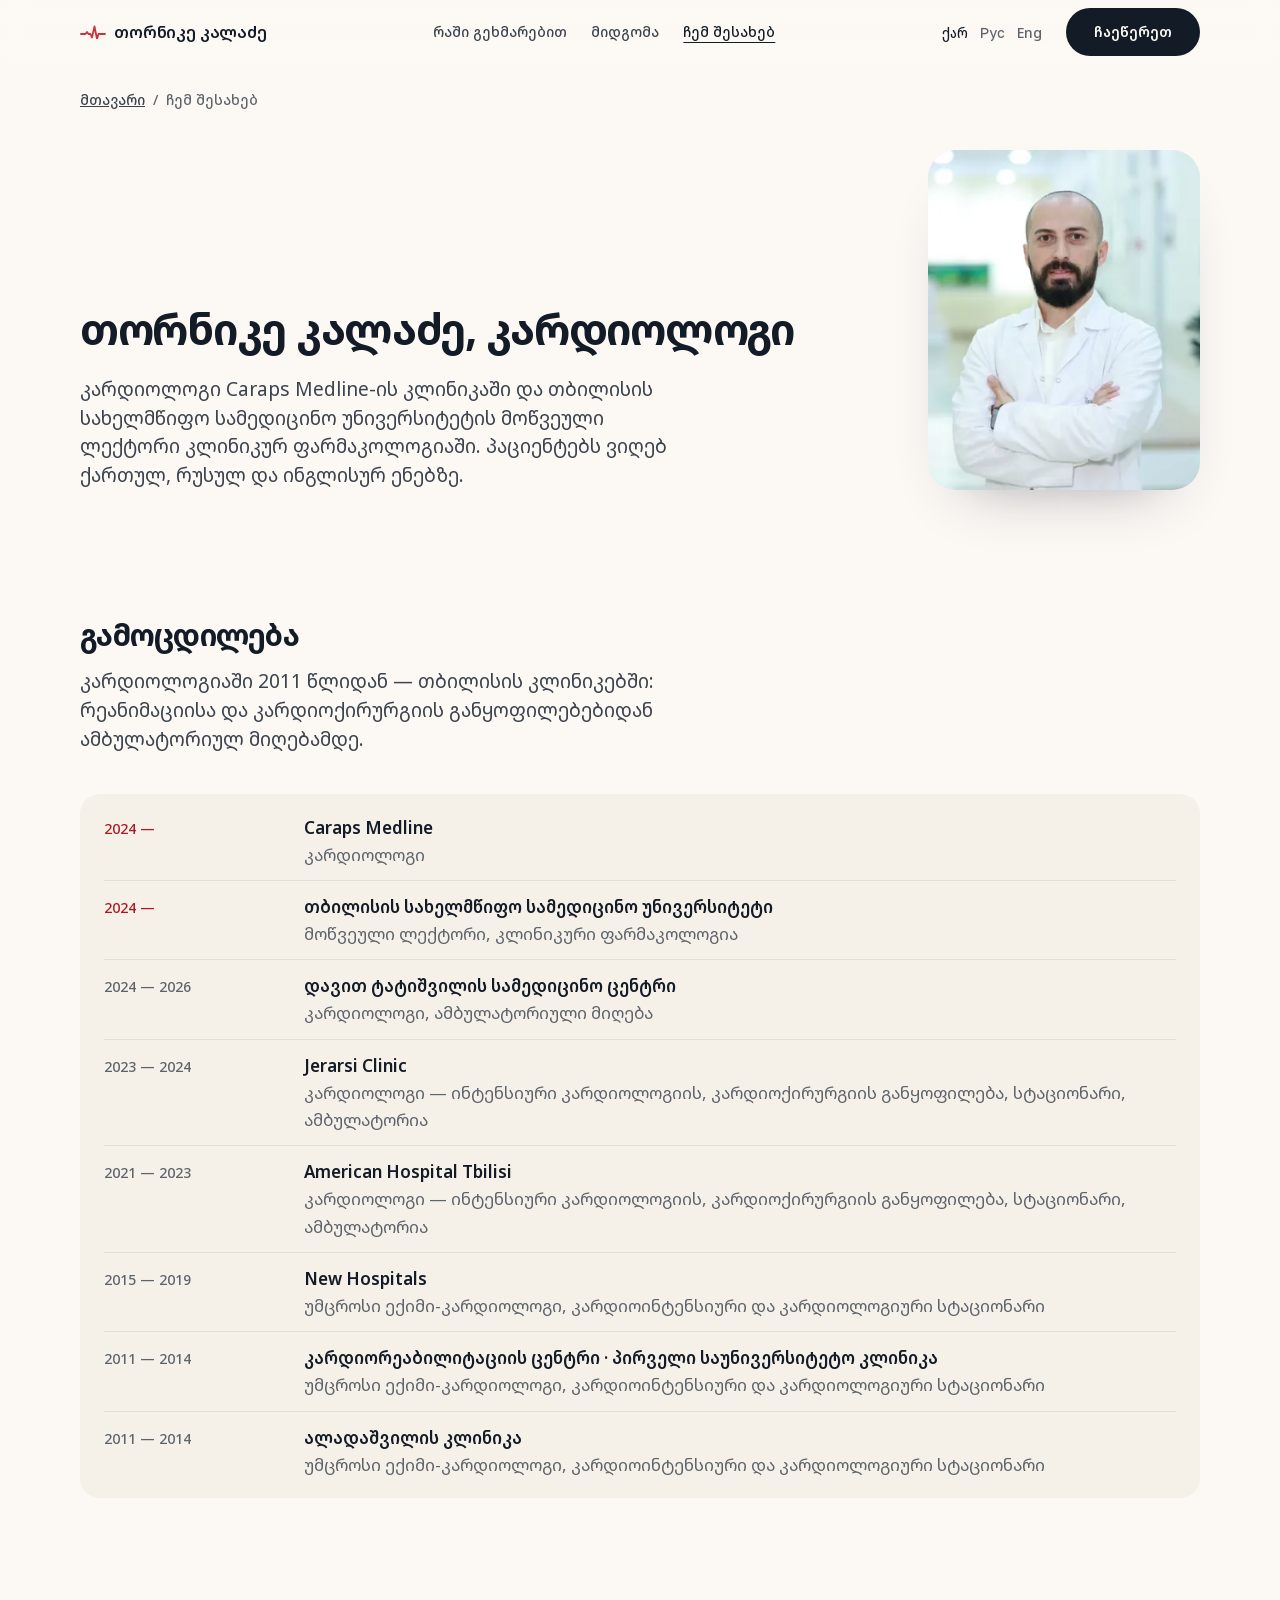
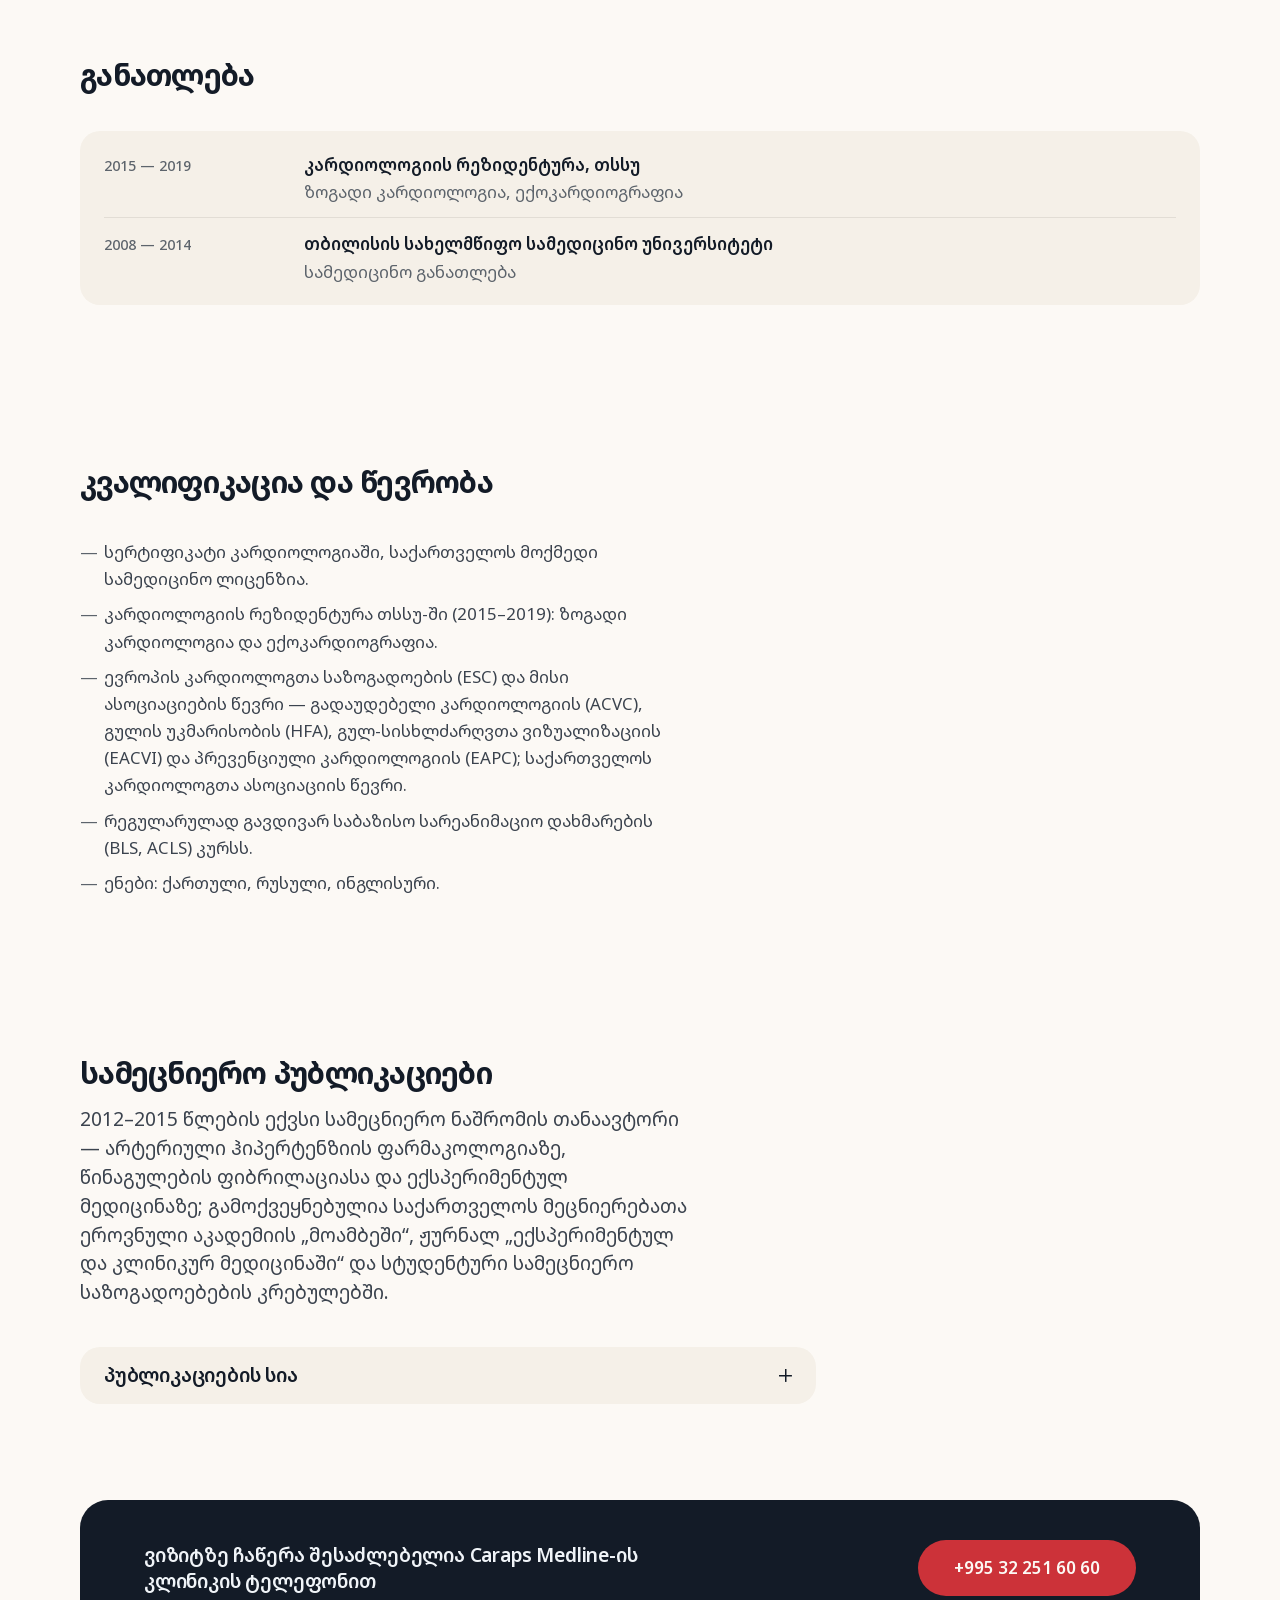
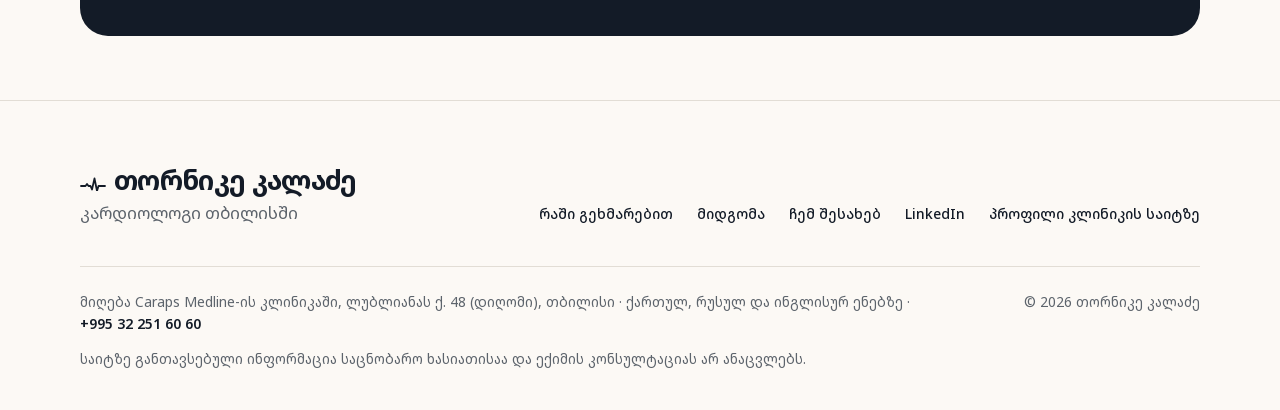
<file: o-mne.html>
<!doctype html>
<html lang="ka">
<head>
<meta charset="utf-8">
<meta name="viewport" content="width=device-width, initial-scale=1, viewport-fit=cover">
<title>თორნიკე კალაძე — კარდიოლოგი თბილისში: გამოცდილება და კვალიფიკაცია</title>
<meta name="description" content="კარდიოლოგი თორნიკე კალაძე: კარდიოლოგიის რეზიდენტურა თსსუ-ში, კარდიოლოგიაში 2011 წლიდან — ალადაშვილის კლინიკა, New Hospitals, American Hospital Tbilisi; ამჟამად Caraps Medline და კლინიკური ფარმაკოლოგიის სწავლება თსსუ-ში. ESC-ის წევრი.">
<meta name="robots" content="index, follow">
<link rel="canonical" href="https://drkaladze.com/o-mne.html">
<link rel="alternate" hreflang="ka" href="https://drkaladze.com/o-mne.html">
<link rel="alternate" hreflang="ru" href="https://drkaladze.com/ru/o-mne.html">
<link rel="alternate" hreflang="en" href="https://drkaladze.com/en/o-mne.html">
<link rel="alternate" hreflang="x-default" href="https://drkaladze.com/o-mne.html">
<meta name="theme-color" content="#fbf9f5">
<link rel="icon" href="/favicon.svg" type="image/svg+xml">
<link rel="apple-touch-icon" href="/apple-touch-icon.png">
<meta property="og:type" content="profile">
<meta property="og:locale" content="ka_GE">
<meta property="og:site_name" content="თორნიკე კალაძე">
<meta property="og:title" content="თორნიკე კალაძე — კარდიოლოგი თბილისში: გამოცდილება და კვალიფიკაცია">
<meta property="og:description" content="კარდიოლოგი თორნიკე კალაძე: კარდიოლოგიის რეზიდენტურა თსსუ-ში, კარდიოლოგიაში 2011 წლიდან — ალადაშვილის კლინიკა, New Hospitals, American Hospital Tbilisi; ამჟამად Caraps Medline და კლინიკური ფარმაკოლოგიის სწავლება თსსუ-ში. ESC-ის წევრი.">
<meta property="og:url" content="https://drkaladze.com/o-mne.html">
<meta property="og:image" content="https://drkaladze.com/og-image.png">
<meta property="og:image:alt" content="თორნიკე კალაძე — კარდიოლოგი თბილისში">
<meta property="og:image:width" content="1200">
<meta property="og:image:height" content="630">
<meta name="twitter:card" content="summary_large_image">
<link rel="preload" href="/fonts/georgian-var.woff2" as="font" type="font/woff2" crossorigin>
<link rel="stylesheet" href="/fonts/fonts.css?v=13152110">
<link rel="stylesheet" href="/style.css?v=e96a90bd">
<script src="/site.js?v=8141cb54" defer></script>
<script type="application/ld+json">
{
  "@context": "https://schema.org",
  "@type": "Physician",
  "name": "თორნიკე კალაძე",
  "alternateName": [
    "Торнике Каладзе",
    "Tornike Kaladze"
  ],
  "url": "https://drkaladze.com/",
  "description": "კარდიოლოგი თორნიკე კალაძე: ამბულატორიული და დიაგნოსტიკური კარდიოლოგია Caraps Medline-ის კლინიკაში (დიღომი), თბილისში. მიღება ქართულ, რუსულ და ინგლისურ ენებზე. ჩაწერა: +995 32 251 60 60.",
  "image": "https://drkaladze.com/img/tornike-600.jpg",
  "medicalSpecialty": "Cardiovascular",
  "knowsLanguage": [
    "ka",
    "ru",
    "en"
  ],
  "telephone": "+995 32 251 60 60",
  "address": {
    "@type": "PostalAddress",
    "streetAddress": "ლუბლიანას ქ. 48",
    "addressLocality": "თბილისი",
    "addressCountry": "GE"
  },
  "areaServed": {
    "@type": "City",
    "name": "თბილისი"
  },
  "hospitalAffiliation": {
    "@type": "Hospital",
    "name": "Caraps Medline",
    "url": "https://carapsmedline.ge",
    "telephone": "+995 32 251 60 60",
    "address": {
      "@type": "PostalAddress",
      "streetAddress": "ლუბლიანას ქ. 48",
      "addressLocality": "თბილისი",
      "addressCountry": "GE"
    }
  },
  "sameAs": [
    "https://www.linkedin.com/in/tornike-kaladze-556090249/",
    "https://carapsmedline.ge/en/doctors/tornike-kaladze"
  ]
}
</script>
<script type="application/ld+json">
{
  "@context": "https://schema.org",
  "@type": "BreadcrumbList",
  "itemListElement": [
    {
      "@type": "ListItem",
      "position": 1,
      "name": "მთავარი",
      "item": "https://drkaladze.com/"
    },
    {
      "@type": "ListItem",
      "position": 2,
      "name": "ჩემ შესახებ",
      "item": "https://drkaladze.com/o-mne.html"
    }
  ]
}
</script>
</head>
<body>
<a class="skip" href="#main">შინაარსზე გადასვლა</a>

<header class="nav">
  <div class="nav__inner">
    <a class="brand" href="/"><svg class="mark" width="26" height="14" viewBox="0 0 26 14" aria-hidden="true"><path d="M1 9h4.5l1.5-2 1.5 2h2l1.5 3.5 2.5-11 2.5 12.5 1.5-5h6.5" fill="none" stroke="currentColor" stroke-width="1.8" stroke-linejoin="round" stroke-linecap="round"/></svg><span>თორნიკე კალაძე</span></a>
    <nav class="nav__links" aria-label="საიტის განყოფილებები">
      <a href="/pomogayu.html">რაში გეხმარებით</a>
      <a href="/podhod.html">მიდგომა</a>
      <a href="/o-mne.html" aria-current="page">ჩემ შესახებ</a>
    </nav>
    <nav class="lang" aria-label="საიტის ენა"><a href="/o-mne.html" hreflang="ka" lang="ka" aria-current="true">ქარ</a><a href="/ru/o-mne.html" hreflang="ru" lang="ru">Рус</a><a href="/en/o-mne.html" hreflang="en" lang="en">Eng</a></nav>
    <a class="btn btn--ink" href="/#zapis">ჩაეწერეთ</a>
  </div>
</header>

<main id="main">
<nav class="shell crumbs" aria-label="თქვენ აქ ხართ"><a href="/">მთავარი</a><span aria-hidden="true">/</span><span aria-current="page">ჩემ შესახებ</span></nav>
<header class="shell page-head page-head--portrait">
  <div>
    <h1 class="page-title">თორნიკე კალაძე, კარდიოლოგი</h1>
    <p class="page-lede">კარდიოლოგი Caraps Medline-ის კლინიკაში და თბილისის სახელმწიფო სამედიცინო უნივერსიტეტის მოწვეული ლექტორი კლინიკურ ფარმაკოლოგიაში. პაციენტებს ვიღებ ქართულ, რუსულ და ინგლისურ ენებზე.</p>
  </div>
  <figure class="portrait portrait--lg"><picture><source type="image/webp" srcset="/img/tornike-320.webp 320w, /img/tornike-600.webp 600w" sizes="(max-width: 60rem) 15rem, 17rem"><img src="/img/tornike-600.jpg" srcset="/img/tornike-320.jpg 320w, /img/tornike-600.jpg 600w" sizes="(max-width: 60rem) 15rem, 17rem" width="600" height="750" alt="თორნიკე კალაძე, კარდიოლოგი" loading="lazy"></picture></figure>
</header>

<section class="section" aria-labelledby="exp-h">
  <div class="shell">
    <div class="section__head">
      <h2 id="exp-h">გამოცდილება</h2>
      <p class="section__intro">კარდიოლოგიაში 2011 წლიდან — თბილისის კლინიკებში: რეანიმაციისა და კარდიოქირურგიის განყოფილებებიდან ამბულატორიულ მიღებამდე.</p>
    </div>
    <ol class="timeline">
      <li class="tl tl--now"><span class="tl__years">2024 —</span><span><span class="tl__place">Caraps Medline</span><span class="tl__role">კარდიოლოგი</span></span></li>
      <li class="tl tl--now"><span class="tl__years">2024 —</span><span><span class="tl__place">თბილისის სახელმწიფო სამედიცინო უნივერსიტეტი</span><span class="tl__role">მოწვეული ლექტორი, კლინიკური ფარმაკოლოგია</span></span></li>
      <li class="tl"><span class="tl__years">2024 — 2026</span><span><span class="tl__place">დავით ტატიშვილის სამედიცინო ცენტრი</span><span class="tl__role">კარდიოლოგი, ამბულატორიული მიღება</span></span></li>
      <li class="tl"><span class="tl__years">2023 — 2024</span><span><span class="tl__place">Jerarsi Clinic</span><span class="tl__role">კარდიოლოგი — ინტენსიური კარდიოლოგიის, კარდიოქირურგიის განყოფილება, სტაციონარი, ამბულატორია</span></span></li>
      <li class="tl"><span class="tl__years">2021 — 2023</span><span><span class="tl__place">American Hospital Tbilisi</span><span class="tl__role">კარდიოლოგი — ინტენსიური კარდიოლოგიის, კარდიოქირურგიის განყოფილება, სტაციონარი, ამბულატორია</span></span></li>
      <li class="tl"><span class="tl__years">2015 — 2019</span><span><span class="tl__place">New Hospitals</span><span class="tl__role">უმცროსი ექიმი-კარდიოლოგი, კარდიოინტენსიური და კარდიოლოგიური სტაციონარი</span></span></li>
      <li class="tl"><span class="tl__years">2011 — 2014</span><span><span class="tl__place">კარდიორეაბილიტაციის ცენტრი · პირველი საუნივერსიტეტო კლინიკა</span><span class="tl__role">უმცროსი ექიმი-კარდიოლოგი, კარდიოინტენსიური და კარდიოლოგიური სტაციონარი</span></span></li>
      <li class="tl"><span class="tl__years">2011 — 2014</span><span><span class="tl__place">ალადაშვილის კლინიკა</span><span class="tl__role">უმცროსი ექიმი-კარდიოლოგი, კარდიოინტენსიური და კარდიოლოგიური სტაციონარი</span></span></li>
    </ol>
  </div>
</section>

<section class="section" aria-labelledby="edu-h">
  <div class="shell">
    <div class="section__head">
      <h2 id="edu-h">განათლება</h2>
    </div>
    <ol class="timeline">
      <li class="tl"><span class="tl__years">2015 — 2019</span><span><span class="tl__place">კარდიოლოგიის რეზიდენტურა, თსსუ</span><span class="tl__role">ზოგადი კარდიოლოგია, ექოკარდიოგრაფია</span></span></li>
      <li class="tl"><span class="tl__years">2008 — 2014</span><span><span class="tl__place">თბილისის სახელმწიფო სამედიცინო უნივერსიტეტი</span><span class="tl__role">სამედიცინო განათლება</span></span></li>
    </ol>
  </div>
</section>

<section class="section" aria-labelledby="qual-h">
  <div class="shell">
    <div class="section__head">
      <h2 id="qual-h">კვალიფიკაცია და წევრობა</h2>
    </div>
    <ul class="plain">
      <li>სერტიფიკატი კარდიოლოგიაში, საქართველოს მოქმედი სამედიცინო ლიცენზია.</li>
      <li>კარდიოლოგიის რეზიდენტურა თსსუ-ში (2015–2019): ზოგადი კარდიოლოგია და ექოკარდიოგრაფია.</li>
      <li>ევროპის კარდიოლოგთა საზოგადოების (ESC) და მისი ასოციაციების წევრი — გადაუდებელი კარდიოლოგიის (ACVC), გულის უკმარისობის (HFA), გულ-სისხლძარღვთა ვიზუალიზაციის (EACVI) და პრევენციული კარდიოლოგიის (EAPC); საქართველოს კარდიოლოგთა ასოციაციის წევრი.</li>
      <li>რეგულარულად გავდივარ საბაზისო სარეანიმაციო დახმარების (BLS, ACLS) კურსს.</li>
      <li>ენები: ქართული, რუსული, ინგლისური.</li>
    </ul>
  </div>
</section>

<section class="section" aria-labelledby="pub-h">
  <div class="shell">
    <div class="section__head">
      <h2 id="pub-h">სამეცნიერო პუბლიკაციები</h2>
      <p class="section__intro">2012–2015 წლების ექვსი სამეცნიერო ნაშრომის თანაავტორი — არტერიული ჰიპერტენზიის ფარმაკოლოგიაზე, წინაგულების ფიბრილაციასა და ექსპერიმენტულ მედიცინაზე; გამოქვეყნებულია საქართველოს მეცნიერებათა ეროვნული აკადემიის „მოამბეში“, ჟურნალ „ექსპერიმენტულ და კლინიკურ მედიცინაში“ და სტუდენტური სამეცნიერო საზოგადოებების კრებულებში.</p>
    </div>
    <div class="faq">
      <details>
        <summary>პუბლიკაციების სია</summary>
        <div class="faq__a">
          <ul class="plain pubs" lang="en">
            <li><b>2012</b> — Comparative study of influence of Aliskiren, Enalapril, Losartan and Enalapril/Losartan combination on blood coagulation, morphological changes in myocardium and lipid content in rats with DOCA-salt hypertension. N. Gongadze, L. Gabunia, R. Rukhadze, K. Gambashidze, T. Kaladze, A. Dgebuadze, E. Gogokhia. <i>Proc. Georgian Nat. Acad. Sci., Biomed. Series</i>, 2012, vol. 38, No 5–6.</li>
            <li><b>2012</b> — The influence of Enalapril on baroreflex sensitivity, vagal nerve activity and cyclic guanylate cyclase function in hypertensive rats. T. Kaladze, A. Dgebuadze, N. Gongadze, L. Gabunia, M. Marziashvili, M. Gogolauri, T. Makharadze. <i>Official Journal of the CIS Society of Allergology and Immunology</i>, 2012, vol. 13, No 3.</li>
            <li><b>2013</b> — Prevalence of atrial fibrillation in Tbilisi in the first quarter of 2013. Abstract book, Students’ Scientific Society of Tbilisi State Medical University.</li>
            <li><b>2014</b> — The influence of tobacco smoke on the respiratory tract of laboratory mice. T. Kaladze, M. Okhanashvili, T. Gelashvili, M. Janjgava. Abstract book, Students’ Scientific Society of Tbilisi State Medical University.</li>
            <li><b>2014</b> — Anti-cancer efficacy of bacteriophages and bacterial phage lysates: in vivo experimental studies. K. Ghambashidze, N. Bezhitashvili, N. Phkhaladze, T. Azaladze, D. Karkarashvili, T. Kaladze. <i>Experimental and Clinical Medicine</i>, 2014, No 3, p. 64.</li>
            <li><b>2015</b> — Comparative study of influence of Aliskiren, Enalapril, Losartan and Enalapril/Losartan combination on blood coagulation, morphological changes in myocardium and lipid content in rats with DOCA-salt hypertension. T. Kaladze, E. Varazi. Abstract book of the 2nd International Medical Congress for Students and Young Scientists, <i>Hyst — The Ukrainian Student Medical Journal</i>, 2015, No 17.</li>
          </ul>
        </div>
      </details>
    </div>
  </div>
</section>

<div class="shell">
  <div class="cta-band">
    <p>ვიზიტზე ჩაწერა შესაძლებელია Caraps Medline-ის კლინიკის ტელეფონით</p>
    <a class="btn btn--big" href="tel:+995322516060">+995 32 251 60 60</a>
  </div>
</div>
</main>

<footer class="foot">
  <div class="shell">
    <div class="foot__mast">
      <div>
        <p class="foot__name"><svg class="mark" width="26" height="14" viewBox="0 0 26 14" aria-hidden="true"><path d="M1 9h4.5l1.5-2 1.5 2h2l1.5 3.5 2.5-11 2.5 12.5 1.5-5h6.5" fill="none" stroke="currentColor" stroke-width="1.8" stroke-linejoin="round" stroke-linecap="round"/></svg>თორნიკე კალაძე</p>
        <p class="foot__role">კარდიოლოგი თბილისში</p>
      </div>
      <nav aria-label="სხვა გვერდები"><ul class="foot__links"><li><a href="/pomogayu.html">რაში გეხმარებით</a></li><li><a href="/podhod.html">მიდგომა</a></li><li><a href="/o-mne.html">ჩემ შესახებ</a></li><li><a href="https://www.linkedin.com/in/tornike-kaladze-556090249/" rel="me">LinkedIn</a></li><li><a href="https://carapsmedline.ge/en/doctors/tornike-kaladze">პროფილი კლინიკის საიტზე</a></li></ul></nav>
    </div>
    <div class="foot__meta">
      <p>მიღება Caraps Medline-ის კლინიკაში, ლუბლიანას ქ. 48 (დიღომი), თბილისი · ქართულ, რუსულ და ინგლისურ ენებზე · <a class="foot__phone" href="tel:+995322516060">+995 32 251 60 60</a></p>
      <p>© 2026 თორნიკე კალაძე</p>
      <p>საიტზე განთავსებული ინფორმაცია საცნობარო ხასიათისაა და ექიმის კონსულტაციას არ ანაცვლებს.</p>
    </div>
  </div>
</footer>

</body>
</html>
</file>
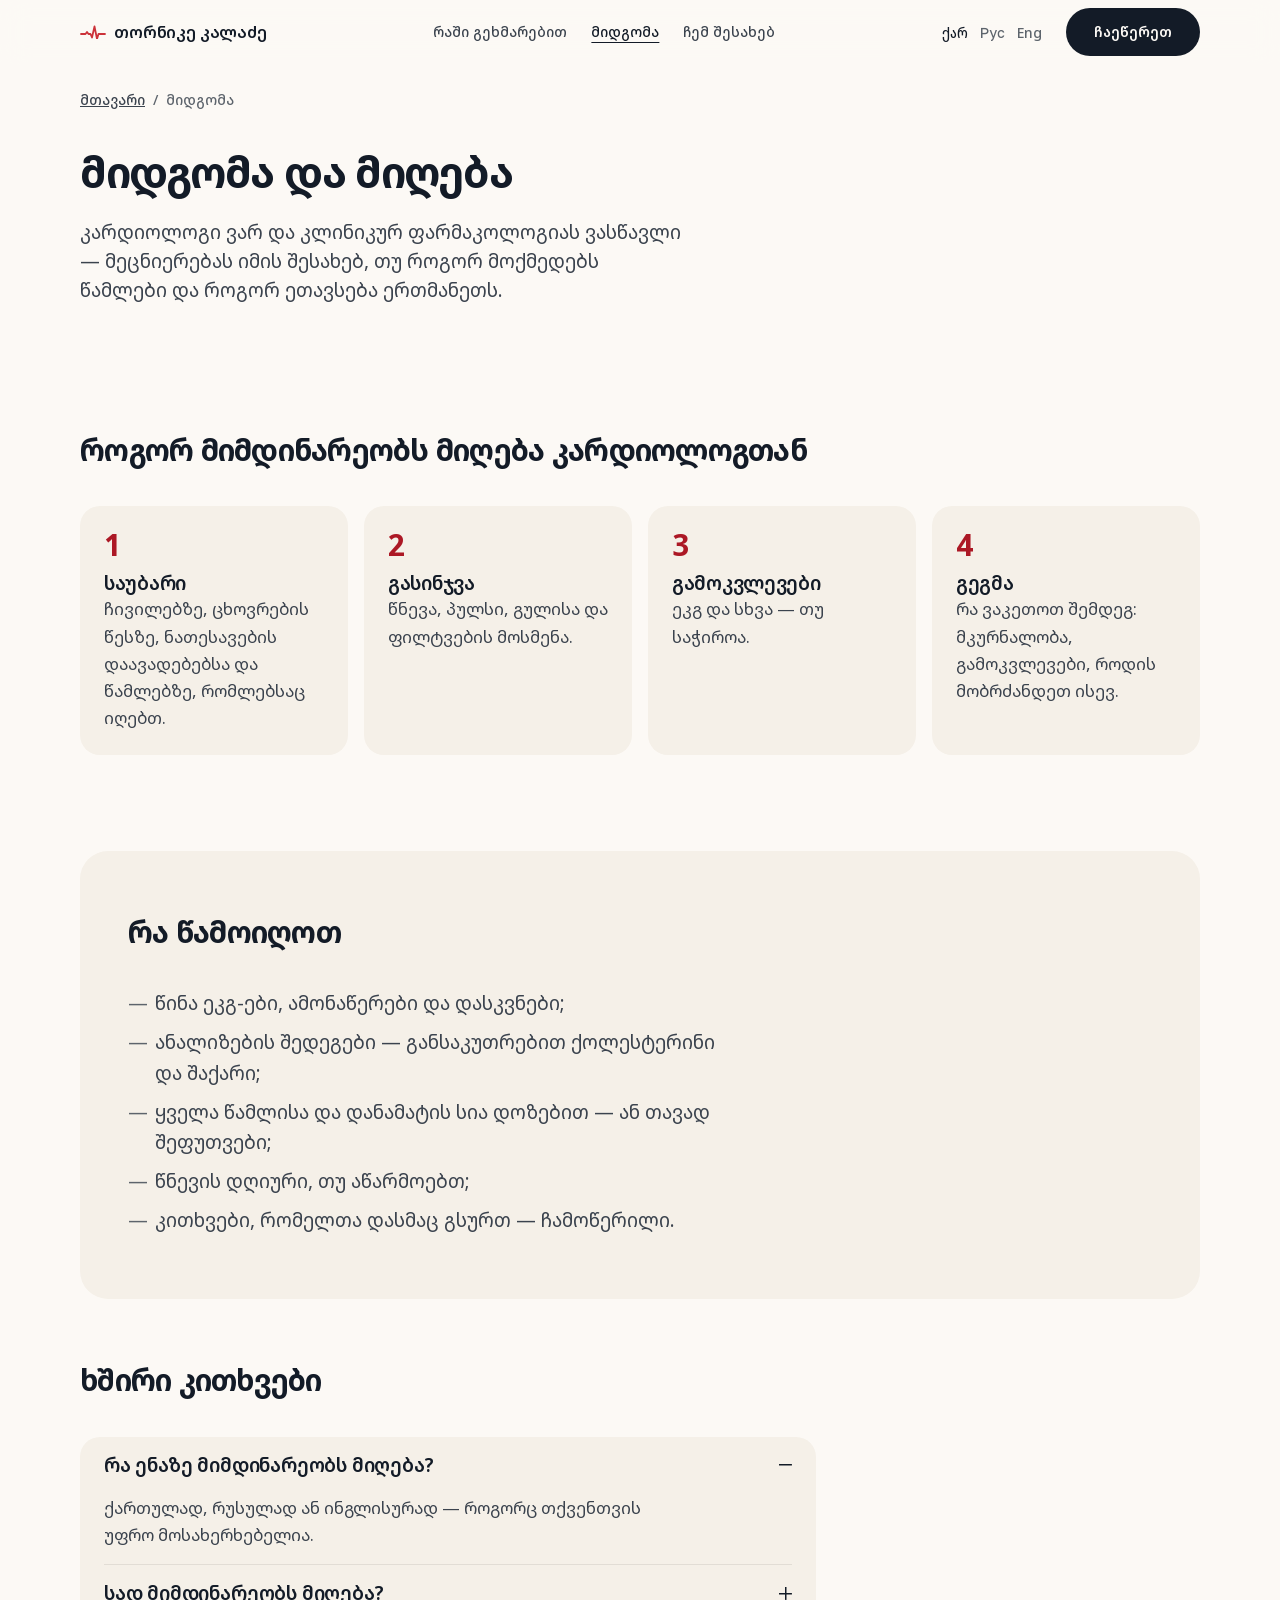
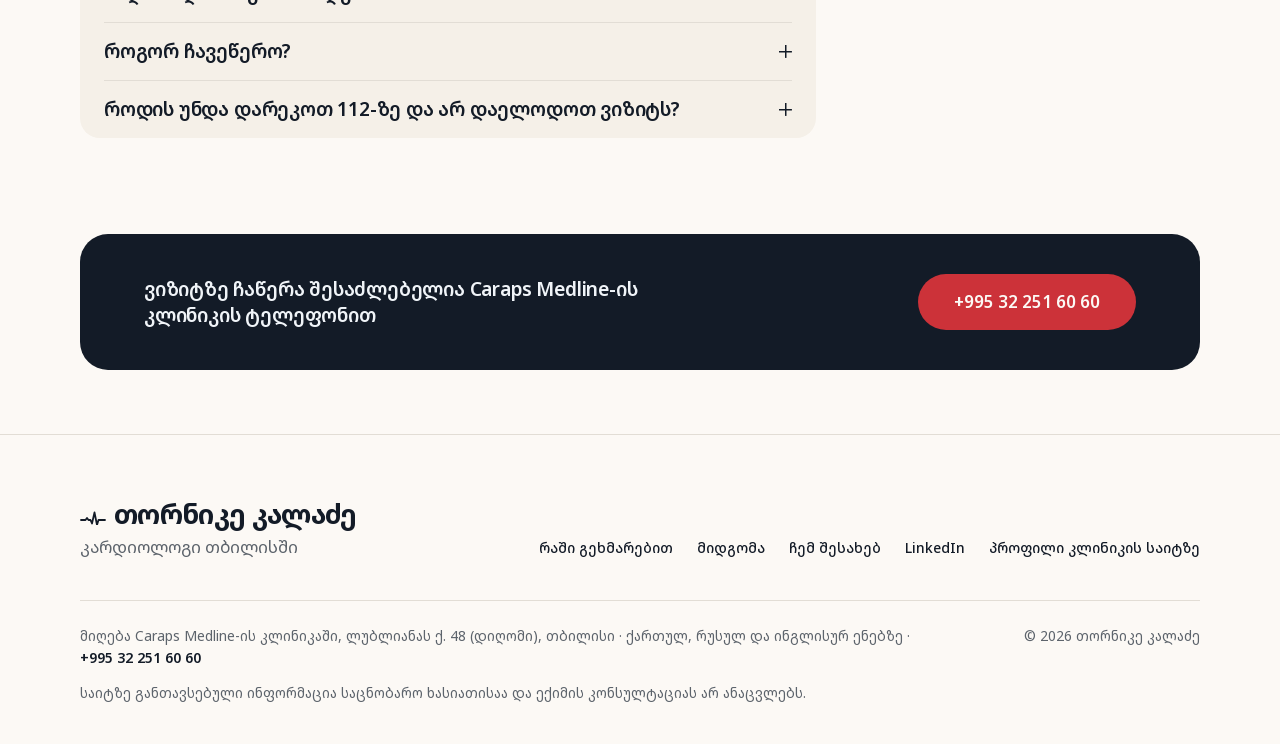
<file: podhod.html>
<!doctype html>
<html lang="ka">
<head>
<meta charset="utf-8">
<meta name="viewport" content="width=device-width, initial-scale=1, viewport-fit=cover">
<title>მიდგომა და ხშირი კითხვები — კარდიოლოგი თორნიკე კალაძე</title>
<meta name="description" content="როგორ მიმდინარეობს მიღება კარდიოლოგ თორნიკე კალაძესთან თბილისში: რა ენაზე, სად და როგორ ჩაეწეროთ.">
<meta name="robots" content="index, follow">
<link rel="canonical" href="https://drkaladze.com/podhod.html">
<link rel="alternate" hreflang="ka" href="https://drkaladze.com/podhod.html">
<link rel="alternate" hreflang="ru" href="https://drkaladze.com/ru/podhod.html">
<link rel="alternate" hreflang="en" href="https://drkaladze.com/en/podhod.html">
<link rel="alternate" hreflang="x-default" href="https://drkaladze.com/podhod.html">
<meta name="theme-color" content="#fbf9f5">
<link rel="icon" href="/favicon.svg" type="image/svg+xml">
<link rel="apple-touch-icon" href="/apple-touch-icon.png">
<meta property="og:type" content="profile">
<meta property="og:locale" content="ka_GE">
<meta property="og:site_name" content="თორნიკე კალაძე">
<meta property="og:title" content="მიდგომა და ხშირი კითხვები — კარდიოლოგი თორნიკე კალაძე">
<meta property="og:description" content="როგორ მიმდინარეობს მიღება კარდიოლოგ თორნიკე კალაძესთან თბილისში: რა ენაზე, სად და როგორ ჩაეწეროთ.">
<meta property="og:url" content="https://drkaladze.com/podhod.html">
<meta property="og:image" content="https://drkaladze.com/og-image.png">
<meta property="og:image:alt" content="თორნიკე კალაძე — კარდიოლოგი თბილისში">
<meta property="og:image:width" content="1200">
<meta property="og:image:height" content="630">
<meta name="twitter:card" content="summary_large_image">
<link rel="preload" href="/fonts/georgian-var.woff2" as="font" type="font/woff2" crossorigin>
<link rel="stylesheet" href="/fonts/fonts.css?v=13152110">
<link rel="stylesheet" href="/style.css?v=e96a90bd">
<script src="/site.js?v=8141cb54" defer></script>
<script type="application/ld+json">
{
  "@context": "https://schema.org",
  "@type": "BreadcrumbList",
  "itemListElement": [
    {
      "@type": "ListItem",
      "position": 1,
      "name": "მთავარი",
      "item": "https://drkaladze.com/"
    },
    {
      "@type": "ListItem",
      "position": 2,
      "name": "მიდგომა",
      "item": "https://drkaladze.com/podhod.html"
    }
  ]
}
</script>
<script type="application/ld+json">
{
  "@context": "https://schema.org",
  "@type": "FAQPage",
  "mainEntity": [
    {
      "@type": "Question",
      "name": "რა ენაზე მიმდინარეობს მიღება?",
      "acceptedAnswer": {
        "@type": "Answer",
        "text": "ქართულად, რუსულად ან ინგლისურად — როგორც თქვენთვის უფრო მოსახერხებელია."
      }
    },
    {
      "@type": "Question",
      "name": "სად მიმდინარეობს მიღება?",
      "acceptedAnswer": {
        "@type": "Answer",
        "text": "Caraps Medline-ის კლინიკაში, დიღომის ფილიალში: ლუბლიანას ქ. 48, თბილისი. მიღების დღეები და საათები ჩაწერისას დააზუსტეთ."
      }
    },
    {
      "@type": "Question",
      "name": "როგორ ჩავეწერო?",
      "acceptedAnswer": {
        "@type": "Answer",
        "text": "კლინიკის ტელეფონით: +995 32 251 60 60. თუ გაქვთ საქართველოს პირადი ნომერი — შეგიძლიათ ონლაინაც ჩაეწეროთ, კლინიკის პორტალით MyHealth."
      }
    },
    {
      "@type": "Question",
      "name": "როდის უნდა დარეკოთ 112-ზე და არ დაელოდოთ ვიზიტს?",
      "acceptedAnswer": {
        "@type": "Answer",
        "text": "თუ გულმკერდის ტკივილი ძლიერია და რამდენიმე წუთზე მეტხანს გრძელდება, გადაეცემა ხელში, ყბაში ან ზურგში; თუ უეცრად გაჩნდა ძლიერი ქოშინი, სისუსტე ხელში ან ფეხში, სახე ასიმეტრიული გახდა ან მეტყველება დაირღვა; თუ ადამიანმა გონება დაკარგა — დარეკეთ 112-ზე."
      }
    }
  ]
}
</script>
</head>
<body>
<a class="skip" href="#main">შინაარსზე გადასვლა</a>

<header class="nav">
  <div class="nav__inner">
    <a class="brand" href="/"><svg class="mark" width="26" height="14" viewBox="0 0 26 14" aria-hidden="true"><path d="M1 9h4.5l1.5-2 1.5 2h2l1.5 3.5 2.5-11 2.5 12.5 1.5-5h6.5" fill="none" stroke="currentColor" stroke-width="1.8" stroke-linejoin="round" stroke-linecap="round"/></svg><span>თორნიკე კალაძე</span></a>
    <nav class="nav__links" aria-label="საიტის განყოფილებები">
      <a href="/pomogayu.html">რაში გეხმარებით</a>
      <a href="/podhod.html" aria-current="page">მიდგომა</a>
      <a href="/o-mne.html">ჩემ შესახებ</a>
    </nav>
    <nav class="lang" aria-label="საიტის ენა"><a href="/podhod.html" hreflang="ka" lang="ka" aria-current="true">ქარ</a><a href="/ru/podhod.html" hreflang="ru" lang="ru">Рус</a><a href="/en/podhod.html" hreflang="en" lang="en">Eng</a></nav>
    <a class="btn btn--ink" href="/#zapis">ჩაეწერეთ</a>
  </div>
</header>

<main id="main">
<nav class="shell crumbs" aria-label="თქვენ აქ ხართ"><a href="/">მთავარი</a><span aria-hidden="true">/</span><span aria-current="page">მიდგომა</span></nav>
<header class="shell page-head">
  <h1 class="page-title">მიდგომა და მიღება</h1>
  <p class="page-lede">კარდიოლოგი ვარ და კლინიკურ ფარმაკოლოგიას ვასწავლი — მეცნიერებას იმის შესახებ, თუ როგორ მოქმედებს წამლები და როგორ ეთავსება ერთმანეთს.</p>
</header>

<section class="section" aria-labelledby="visit-h">
  <div class="shell">
    <div class="section__head">
      <h2 id="visit-h">როგორ მიმდინარეობს მიღება კარდიოლოგთან</h2>
    </div>
    <ol class="steps">
      <li class="step"><span class="step__n">1</span><div><h3>საუბარი</h3>
        <p>ჩივილებზე, ცხოვრების წესზე, ნათესავების დაავადებებსა და წამლებზე, რომლებსაც იღებთ.</p></div></li>
      <li class="step"><span class="step__n">2</span><div><h3>გასინჯვა</h3>
        <p>წნევა, პულსი, გულისა და ფილტვების მოსმენა.</p></div></li>
      <li class="step"><span class="step__n">3</span><div><h3>გამოკვლევები</h3>
        <p>ეკგ და სხვა — თუ საჭიროა.</p></div></li>
      <li class="step"><span class="step__n">4</span><div><h3>გეგმა</h3>
        <p>რა ვაკეთოთ შემდეგ: მკურნალობა, გამოკვლევები, როდის მობრძანდეთ ისევ.</p></div></li>
    </ol>
  </div>
</section>

<section class="section section--tint" aria-labelledby="bring-h">
  <div class="shell">
    <div class="section__head">
      <h2 id="bring-h">რა წამოიღოთ</h2>
    </div>
    <ul class="plain bring">
      <li>წინა ეკგ-ები, ამონაწერები და დასკვნები;</li>
      <li>ანალიზების შედეგები — განსაკუთრებით ქოლესტერინი და შაქარი;</li>
      <li>ყველა წამლისა და დანამატის სია დოზებით — ან თავად შეფუთვები;</li>
      <li>წნევის დღიური, თუ აწარმოებთ;</li>
      <li>კითხვები, რომელთა დასმაც გსურთ — ჩამოწერილი.</li>
    </ul>
  </div>
</section>

<section class="section" aria-labelledby="faq-h">
  <div class="shell">
    <div class="section__head">
      <h2 id="faq-h">ხშირი კითხვები</h2>
    </div>
    <div class="faq">
      <details open>
        <summary>რა ენაზე მიმდინარეობს მიღება?</summary>
        <div class="faq__a"><p>ქართულად, რუსულად ან ინგლისურად — როგორც თქვენთვის უფრო მოსახერხებელია.</p></div>
      </details>
      <details>
        <summary>სად მიმდინარეობს მიღება?</summary>
        <div class="faq__a"><p>Caraps Medline-ის კლინიკაში, დიღომის ფილიალში: ლუბლიანას ქ.&nbsp;48, თბილისი. მიღების დღეები და საათები ჩაწერისას დააზუსტეთ.</p></div>
      </details>
      <details>
        <summary>როგორ ჩავეწერო?</summary>
        <div class="faq__a"><p>კლინიკის ტელეფონით: <a class="textlink" href="tel:+995322516060">+995 32 251 60 60</a>. თუ გაქვთ საქართველოს პირადი ნომერი — შეგიძლიათ ონლაინაც ჩაეწეროთ, კლინიკის პორტალით <a class="textlink" href="https://myhealth.carapsmedline.ge/" rel="noopener">MyHealth</a>.</p></div>
      </details>
      <details>
        <summary>როდის უნდა დარეკოთ 112-ზე და არ დაელოდოთ ვიზიტს?</summary>
        <div class="faq__a"><p>თუ გულმკერდის ტკივილი ძლიერია და რამდენიმე წუთზე მეტხანს გრძელდება, გადაეცემა ხელში, ყბაში ან ზურგში; თუ უეცრად გაჩნდა ძლიერი ქოშინი, სისუსტე ხელში ან ფეხში, სახე ასიმეტრიული გახდა ან მეტყველება დაირღვა; თუ ადამიანმა გონება დაკარგა — დარეკეთ 112-ზე.</p></div>
      </details>
    </div>
  </div>
</section>

<div class="shell">
  <div class="cta-band">
    <p>ვიზიტზე ჩაწერა შესაძლებელია Caraps Medline-ის კლინიკის ტელეფონით</p>
    <a class="btn btn--big" href="tel:+995322516060">+995 32 251 60 60</a>
  </div>
</div>
</main>

<footer class="foot">
  <div class="shell">
    <div class="foot__mast">
      <div>
        <p class="foot__name"><svg class="mark" width="26" height="14" viewBox="0 0 26 14" aria-hidden="true"><path d="M1 9h4.5l1.5-2 1.5 2h2l1.5 3.5 2.5-11 2.5 12.5 1.5-5h6.5" fill="none" stroke="currentColor" stroke-width="1.8" stroke-linejoin="round" stroke-linecap="round"/></svg>თორნიკე კალაძე</p>
        <p class="foot__role">კარდიოლოგი თბილისში</p>
      </div>
      <nav aria-label="სხვა გვერდები"><ul class="foot__links"><li><a href="/pomogayu.html">რაში გეხმარებით</a></li><li><a href="/podhod.html">მიდგომა</a></li><li><a href="/o-mne.html">ჩემ შესახებ</a></li><li><a href="https://www.linkedin.com/in/tornike-kaladze-556090249/" rel="me">LinkedIn</a></li><li><a href="https://carapsmedline.ge/en/doctors/tornike-kaladze">პროფილი კლინიკის საიტზე</a></li></ul></nav>
    </div>
    <div class="foot__meta">
      <p>მიღება Caraps Medline-ის კლინიკაში, ლუბლიანას ქ. 48 (დიღომი), თბილისი · ქართულ, რუსულ და ინგლისურ ენებზე · <a class="foot__phone" href="tel:+995322516060">+995 32 251 60 60</a></p>
      <p>© 2026 თორნიკე კალაძე</p>
      <p>საიტზე განთავსებული ინფორმაცია საცნობარო ხასიათისაა და ექიმის კონსულტაციას არ ანაცვლებს.</p>
    </div>
  </div>
</footer>

</body>
</html>
</file>
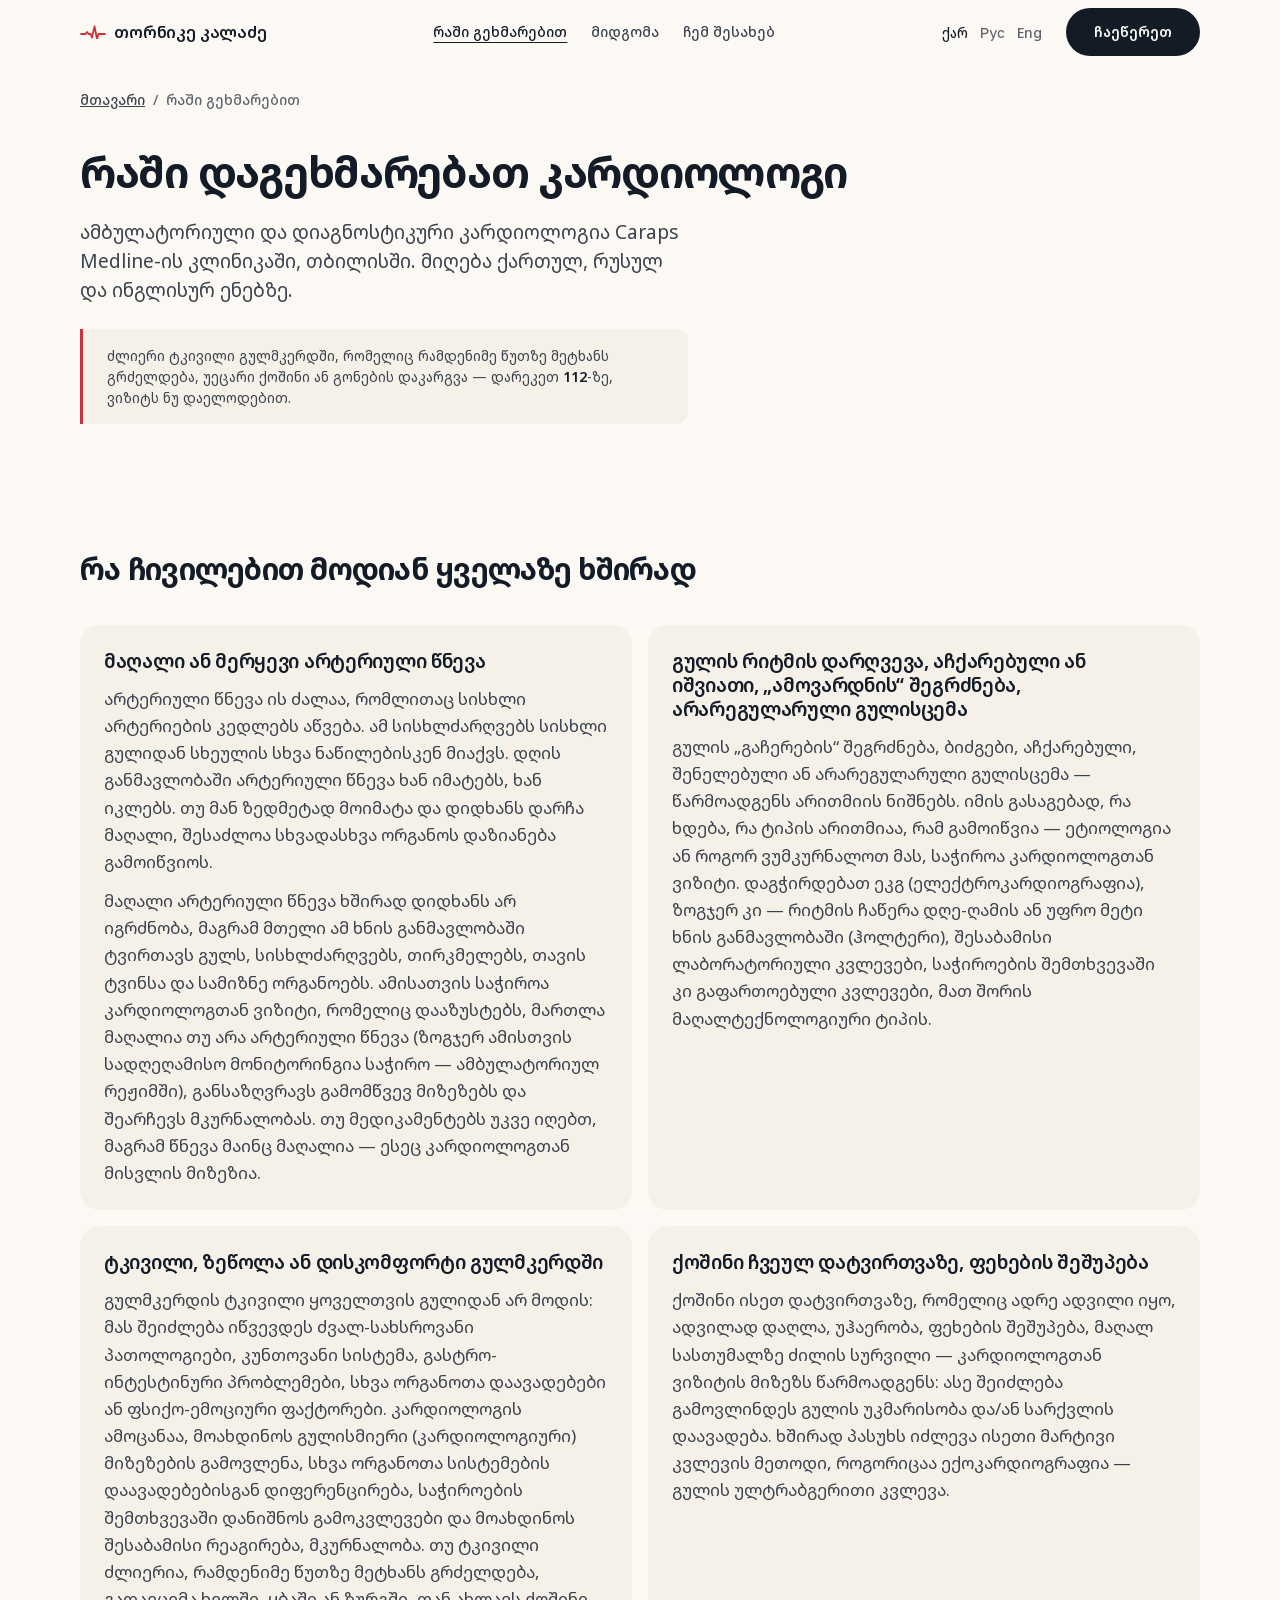
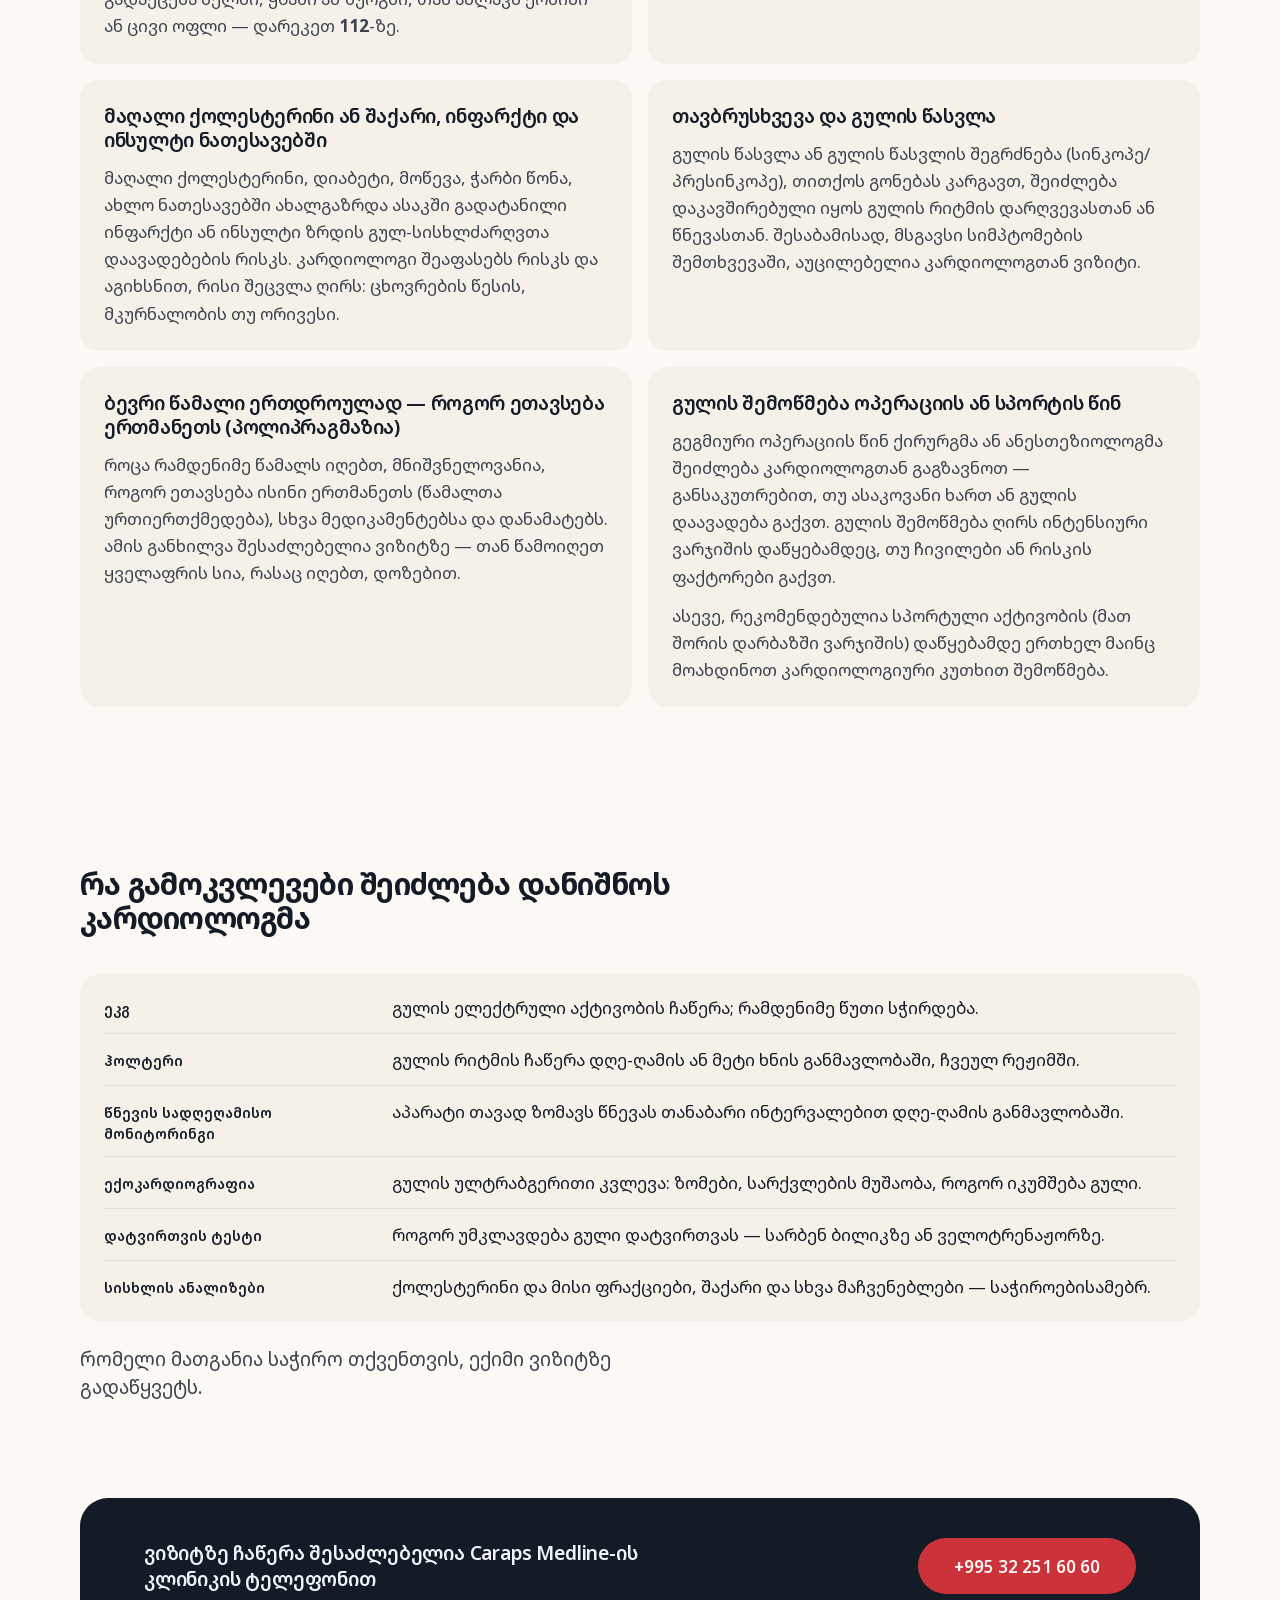
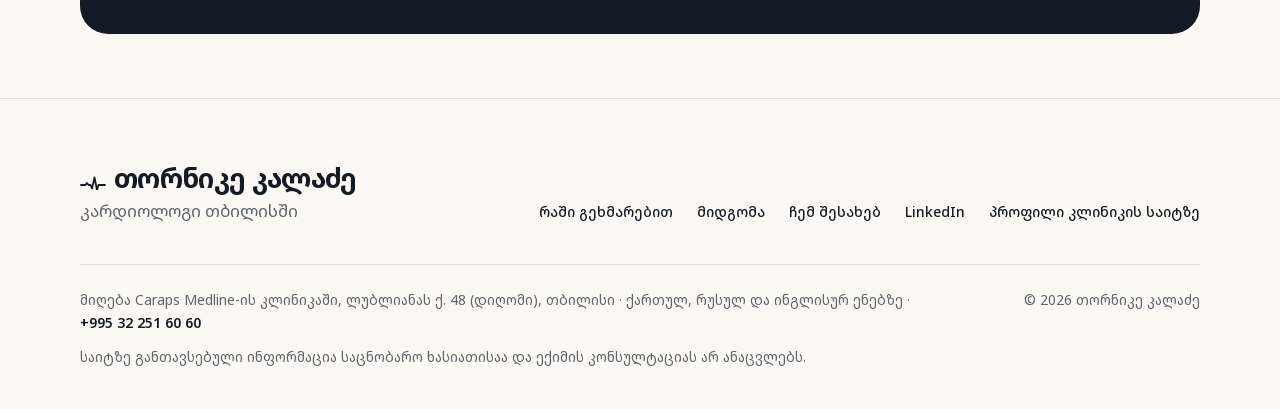
<file: pomogayu.html>
<!doctype html>
<html lang="ka">
<head>
<meta charset="utf-8">
<meta name="viewport" content="width=device-width, initial-scale=1, viewport-fit=cover">
<title>რაში დაგეხმარებათ კარდიოლოგი — თორნიკე კალაძე, თბილისი</title>
<meta name="description" content="რა ჩივილებით მიმართოთ კარდიოლოგ თორნიკე კალაძეს თბილისში: ამბულატორიული და დიაგნოსტიკური კარდიოლოგია Caraps Medline-ის კლინიკაში.">
<meta name="robots" content="index, follow">
<link rel="canonical" href="https://drkaladze.com/pomogayu.html">
<link rel="alternate" hreflang="ka" href="https://drkaladze.com/pomogayu.html">
<link rel="alternate" hreflang="ru" href="https://drkaladze.com/ru/pomogayu.html">
<link rel="alternate" hreflang="en" href="https://drkaladze.com/en/pomogayu.html">
<link rel="alternate" hreflang="x-default" href="https://drkaladze.com/pomogayu.html">
<meta name="theme-color" content="#fbf9f5">
<link rel="icon" href="/favicon.svg" type="image/svg+xml">
<link rel="apple-touch-icon" href="/apple-touch-icon.png">
<meta property="og:type" content="profile">
<meta property="og:locale" content="ka_GE">
<meta property="og:site_name" content="თორნიკე კალაძე">
<meta property="og:title" content="რაში დაგეხმარებათ კარდიოლოგი — თორნიკე კალაძე, თბილისი">
<meta property="og:description" content="რა ჩივილებით მიმართოთ კარდიოლოგ თორნიკე კალაძეს თბილისში: ამბულატორიული და დიაგნოსტიკური კარდიოლოგია Caraps Medline-ის კლინიკაში.">
<meta property="og:url" content="https://drkaladze.com/pomogayu.html">
<meta property="og:image" content="https://drkaladze.com/og-image.png">
<meta property="og:image:alt" content="თორნიკე კალაძე — კარდიოლოგი თბილისში">
<meta property="og:image:width" content="1200">
<meta property="og:image:height" content="630">
<meta name="twitter:card" content="summary_large_image">
<link rel="preload" href="/fonts/georgian-var.woff2" as="font" type="font/woff2" crossorigin>
<link rel="stylesheet" href="/fonts/fonts.css?v=13152110">
<link rel="stylesheet" href="/style.css?v=e96a90bd">
<script src="/site.js?v=8141cb54" defer></script>
<script type="application/ld+json">
{
  "@context": "https://schema.org",
  "@type": "BreadcrumbList",
  "itemListElement": [
    {
      "@type": "ListItem",
      "position": 1,
      "name": "მთავარი",
      "item": "https://drkaladze.com/"
    },
    {
      "@type": "ListItem",
      "position": 2,
      "name": "რაში გეხმარებით",
      "item": "https://drkaladze.com/pomogayu.html"
    }
  ]
}
</script>
</head>
<body>
<a class="skip" href="#main">შინაარსზე გადასვლა</a>

<header class="nav">
  <div class="nav__inner">
    <a class="brand" href="/"><svg class="mark" width="26" height="14" viewBox="0 0 26 14" aria-hidden="true"><path d="M1 9h4.5l1.5-2 1.5 2h2l1.5 3.5 2.5-11 2.5 12.5 1.5-5h6.5" fill="none" stroke="currentColor" stroke-width="1.8" stroke-linejoin="round" stroke-linecap="round"/></svg><span>თორნიკე კალაძე</span></a>
    <nav class="nav__links" aria-label="საიტის განყოფილებები">
      <a href="/pomogayu.html" aria-current="page">რაში გეხმარებით</a>
      <a href="/podhod.html">მიდგომა</a>
      <a href="/o-mne.html">ჩემ შესახებ</a>
    </nav>
    <nav class="lang" aria-label="საიტის ენა"><a href="/pomogayu.html" hreflang="ka" lang="ka" aria-current="true">ქარ</a><a href="/ru/pomogayu.html" hreflang="ru" lang="ru">Рус</a><a href="/en/pomogayu.html" hreflang="en" lang="en">Eng</a></nav>
    <a class="btn btn--ink" href="/#zapis">ჩაეწერეთ</a>
  </div>
</header>

<main id="main">
<nav class="shell crumbs" aria-label="თქვენ აქ ხართ"><a href="/">მთავარი</a><span aria-hidden="true">/</span><span aria-current="page">რაში გეხმარებით</span></nav>
<header class="shell page-head">
  <h1 class="page-title">რაში დაგეხმარებათ კარდიოლოგი</h1>
  <p class="page-lede">ამბულატორიული და დიაგნოსტიკური კარდიოლოგია Caraps Medline-ის კლინიკაში, თბილისში. მიღება ქართულ, რუსულ და ინგლისურ ენებზე.</p>
  <p class="urgent">ძლიერი ტკივილი გულმკერდში, რომელიც რამდენიმე წუთზე მეტხანს გრძელდება, უეცარი ქოშინი ან გონების დაკარგვა — დარეკეთ <b>112</b>-ზე, ვიზიტს ნუ დაელოდებით.</p>
</header>

<section class="section" aria-labelledby="states-h">
  <div class="shell">
    <div class="section__head">
      <h2 id="states-h">რა ჩივილებით მოდიან ყველაზე ხშირად</h2>
    </div>
    <div class="conditions">

      <article class="cond" id="s1">
        <h3>მაღალი ან მერყევი არტერიული წნევა</h3>
        <p>არტერიული წნევა ის ძალაა, რომლითაც სისხლი არტერიების კედლებს აწვება. ამ სისხლძარღვებს სისხლი გულიდან სხეულის სხვა ნაწილებისკენ მიაქვს. დღის განმავლობაში არტერიული წნევა ხან იმატებს, ხან იკლებს. თუ მან ზედმეტად მოიმატა და დიდხანს დარჩა მაღალი, შესაძლოა სხვადასხვა ორგანოს დაზიანება გამოიწვიოს.</p>
        <p>მაღალი არტერიული წნევა ხშირად დიდხანს არ იგრძნობა, მაგრამ მთელი ამ ხნის განმავლობაში ტვირთავს გულს, სისხლძარღვებს, თირკმელებს, თავის ტვინსა და სამიზნე ორგანოებს. ამისათვის საჭიროა კარდიოლოგთან ვიზიტი, რომელიც დააზუსტებს, მართლა მაღალია თუ არა არტერიული წნევა (ზოგჯერ ამისთვის სადღეღამისო მონიტორინგია საჭირო — ამბულატორიულ რეჟიმში), განსაზღვრავს გამომწვევ მიზეზებს და შეარჩევს მკურნალობას. თუ მედიკამენტებს უკვე იღებთ, მაგრამ წნევა მაინც მაღალია — ესეც კარდიოლოგთან მისვლის მიზეზია.</p>
      </article>

      <article class="cond" id="s2">
        <h3>გულის რიტმის დარღვევა, აჩქარებული ან იშვიათი, „ამოვარდნის“ შეგრძნება, არარეგულარული გულისცემა</h3>
        <p>გულის „გაჩერების“ შეგრძნება, ბიძგები, აჩქარებული, შენელებული ან არარეგულარული გულისცემა — წარმოადგენს არითმიის ნიშნებს. იმის გასაგებად, რა ხდება, რა ტიპის არითმიაა, რამ გამოიწვია — ეტიოლოგია ან როგორ ვუმკურნალოთ მას, საჭიროა კარდიოლოგთან ვიზიტი. დაგჭირდებათ ეკგ (ელექტროკარდიოგრაფია), ზოგჯერ კი — რიტმის ჩაწერა დღე-ღამის ან უფრო მეტი ხნის განმავლობაში (ჰოლტერი), შესაბამისი ლაბორატორიული კვლევები, საჭიროების შემთხვევაში კი გაფართოებული კვლევები, მათ შორის მაღალტექნოლოგიური ტიპის.</p>
      </article>

      <article class="cond" id="s3">
        <h3>ტკივილი, ზეწოლა ან დისკომფორტი გულმკერდში</h3>
        <p>გულმკერდის ტკივილი ყოველთვის გულიდან არ მოდის: მას შეიძლება იწვევდეს ძვალ-სახსროვანი პათოლოგიები, კუნთოვანი სისტემა, გასტრო-ინტესტინური პრობლემები, სხვა ორგანოთა დაავადებები ან ფსიქო-ემოციური ფაქტორები. კარდიოლოგის ამოცანაა, მოახდინოს გულისმიერი (კარდიოლოგიური) მიზეზების გამოვლენა, სხვა ორგანოთა სისტემების დაავადებებისგან დიფერენცირება, საჭიროების შემთხვევაში დანიშნოს გამოკვლევები და მოახდინოს შესაბამისი რეაგირება, მკურნალობა. თუ ტკივილი ძლიერია, რამდენიმე წუთზე მეტხანს გრძელდება, გადაეცემა ხელში, ყბაში ან ზურგში, თან ახლავს ქოშინი ან ცივი ოფლი — დარეკეთ <b>112</b>-ზე.</p>
      </article>

      <article class="cond" id="s4">
        <h3>ქოშინი ჩვეულ დატვირთვაზე, ფეხების შეშუპება</h3>
        <p>ქოშინი ისეთ დატვირთვაზე, რომელიც ადრე ადვილი იყო, ადვილად დაღლა, უჰაერობა, ფეხების შეშუპება, მაღალ სასთუმალზე ძილის სურვილი — კარდიოლოგთან ვიზიტის მიზეზს წარმოადგენს: ასე შეიძლება გამოვლინდეს გულის უკმარისობა და/ან სარქვლის დაავადება. ხშირად პასუხს იძლევა ისეთი მარტივი კვლევის მეთოდი, როგორიცაა ექოკარდიოგრაფია — გულის ულტრაბგერითი კვლევა.</p>
      </article>

      <article class="cond" id="s5">
        <h3>მაღალი ქოლესტერინი ან შაქარი, ინფარქტი და ინსულტი ნათესავებში</h3>
        <p>მაღალი ქოლესტერინი, დიაბეტი, მოწევა, ჭარბი წონა, ახლო ნათესავებში ახალგაზრდა ასაკში გადატანილი ინფარქტი ან ინსულტი ზრდის გულ-სისხლძარღვთა დაავადებების რისკს. კარდიოლოგი შეაფასებს რისკს და აგიხსნით, რისი შეცვლა ღირს: ცხოვრების წესის, მკურნალობის თუ ორივესი.</p>
      </article>

      <article class="cond" id="s6">
        <h3>თავბრუსხვევა და გულის წასვლა</h3>
        <p>გულის წასვლა ან გულის წასვლის შეგრძნება (სინკოპე/პრესინკოპე), თითქოს გონებას კარგავთ, შეიძლება დაკავშირებული იყოს გულის რიტმის დარღვევასთან ან წნევასთან. შესაბამისად, მსგავსი სიმპტომების შემთხვევაში, აუცილებელია კარდიოლოგთან ვიზიტი.</p>
      </article>

      <article class="cond" id="s7">
        <h3>ბევრი წამალი ერთდროულად — როგორ ეთავსება ერთმანეთს (პოლიპრაგმაზია)</h3>
        <p>როცა რამდენიმე წამალს იღებთ, მნიშვნელოვანია, როგორ ეთავსება ისინი ერთმანეთს (წამალთა ურთიერთქმედება), სხვა მედიკამენტებსა და დანამატებს. ამის განხილვა შესაძლებელია ვიზიტზე — თან წამოიღეთ ყველაფრის სია, რასაც იღებთ, დოზებით.</p>
      </article>

      <article class="cond" id="s8">
        <h3>გულის შემოწმება ოპერაციის ან სპორტის წინ</h3>
        <p>გეგმიური ოპერაციის წინ ქირურგმა ან ანესთეზიოლოგმა შეიძლება კარდიოლოგთან გაგზავნოთ — განსაკუთრებით, თუ ასაკოვანი ხართ ან გულის დაავადება გაქვთ. გულის შემოწმება ღირს ინტენსიური ვარჯიშის დაწყებამდეც, თუ ჩივილები ან რისკის ფაქტორები გაქვთ.</p>
        <p>ასევე, რეკომენდებულია სპორტული აქტივობის (მათ შორის დარბაზში ვარჯიშის) დაწყებამდე ერთხელ მაინც მოახდინოთ კარდიოლოგიური კუთხით შემოწმება.</p>
      </article>

    </div>
  </div>
</section>

<section class="section" aria-labelledby="diag-h">
  <div class="shell">
    <div class="section__head">
      <h2 id="diag-h">რა გამოკვლევები შეიძლება დანიშნოს კარდიოლოგმა</h2>
    </div>
    <dl class="rows tests">
      <div><dt>ეკგ</dt>
        <dd>გულის ელექტრული აქტივობის ჩაწერა; რამდენიმე წუთი სჭირდება.</dd></div>
      <div><dt>ჰოლტერი</dt>
        <dd>გულის რიტმის ჩაწერა დღე-ღამის ან მეტი ხნის განმავლობაში, ჩვეულ რეჟიმში.</dd></div>
      <div><dt>წნევის სადღეღამისო მონიტორინგი</dt>
        <dd>აპარატი თავად ზომავს წნევას თანაბარი ინტერვალებით დღე-ღამის განმავლობაში.</dd></div>
      <div><dt>ექოკარდიოგრაფია</dt>
        <dd>გულის ულტრაბგერითი კვლევა: ზომები, სარქვლების მუშაობა, როგორ იკუმშება გული.</dd></div>
      <div><dt>დატვირთვის ტესტი</dt>
        <dd>როგორ უმკლავდება გული დატვირთვას — სარბენ ბილიკზე ან ველოტრენაჟორზე.</dd></div>
      <div><dt>სისხლის ანალიზები</dt>
        <dd>ქოლესტერინი და მისი ფრაქციები, შაქარი და სხვა მაჩვენებლები — საჭიროებისამებრ.</dd></div>
    </dl>
    <p class="section__intro">რომელი მათგანია საჭირო თქვენთვის, ექიმი ვიზიტზე გადაწყვეტს.</p>
  </div>
</section>

<div class="shell">
  <div class="cta-band">
    <p>ვიზიტზე ჩაწერა შესაძლებელია Caraps Medline-ის კლინიკის ტელეფონით</p>
    <a class="btn btn--big" href="tel:+995322516060">+995 32 251 60 60</a>
  </div>
</div>
</main>

<footer class="foot">
  <div class="shell">
    <div class="foot__mast">
      <div>
        <p class="foot__name"><svg class="mark" width="26" height="14" viewBox="0 0 26 14" aria-hidden="true"><path d="M1 9h4.5l1.5-2 1.5 2h2l1.5 3.5 2.5-11 2.5 12.5 1.5-5h6.5" fill="none" stroke="currentColor" stroke-width="1.8" stroke-linejoin="round" stroke-linecap="round"/></svg>თორნიკე კალაძე</p>
        <p class="foot__role">კარდიოლოგი თბილისში</p>
      </div>
      <nav aria-label="სხვა გვერდები"><ul class="foot__links"><li><a href="/pomogayu.html">რაში გეხმარებით</a></li><li><a href="/podhod.html">მიდგომა</a></li><li><a href="/o-mne.html">ჩემ შესახებ</a></li><li><a href="https://www.linkedin.com/in/tornike-kaladze-556090249/" rel="me">LinkedIn</a></li><li><a href="https://carapsmedline.ge/en/doctors/tornike-kaladze">პროფილი კლინიკის საიტზე</a></li></ul></nav>
    </div>
    <div class="foot__meta">
      <p>მიღება Caraps Medline-ის კლინიკაში, ლუბლიანას ქ. 48 (დიღომი), თბილისი · ქართულ, რუსულ და ინგლისურ ენებზე · <a class="foot__phone" href="tel:+995322516060">+995 32 251 60 60</a></p>
      <p>© 2026 თორნიკე კალაძე</p>
      <p>საიტზე განთავსებული ინფორმაცია საცნობარო ხასიათისაა და ექიმის კონსულტაციას არ ანაცვლებს.</p>
    </div>
  </div>
</footer>

</body>
</html>
</file>
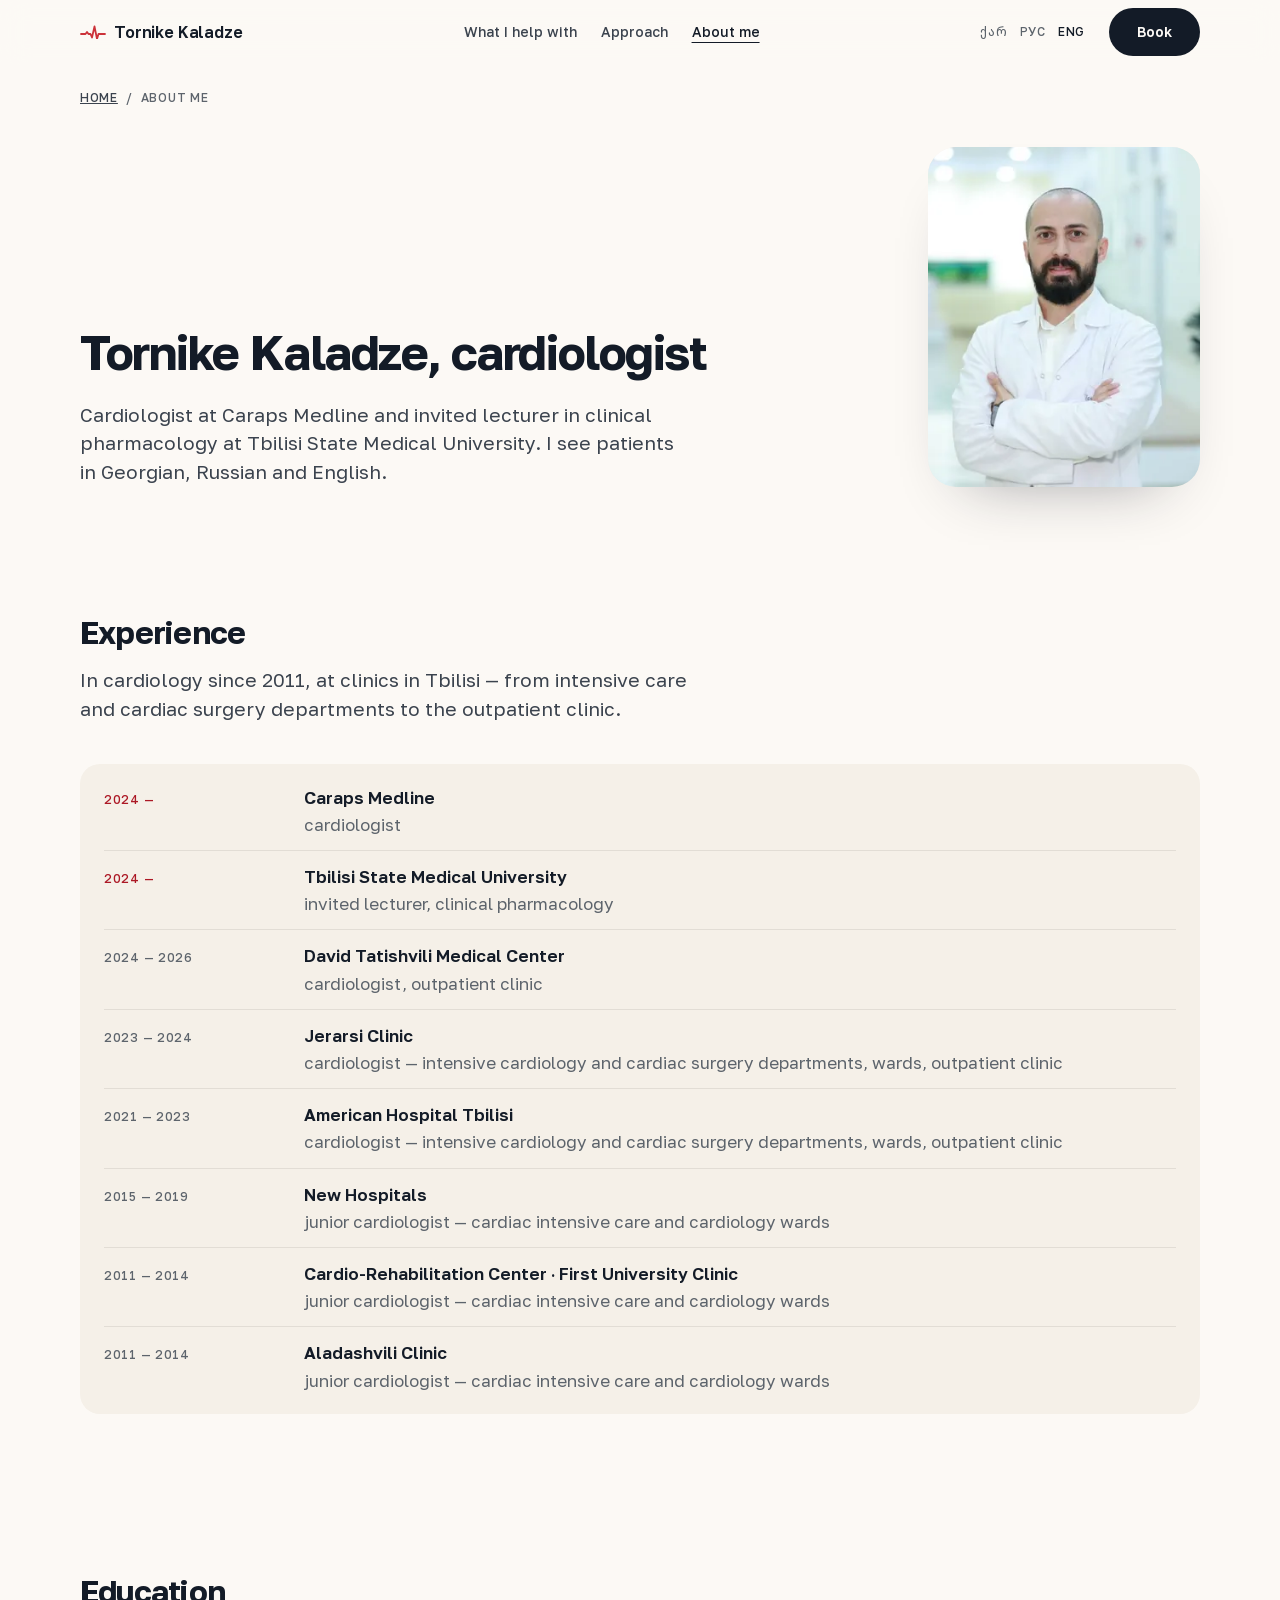
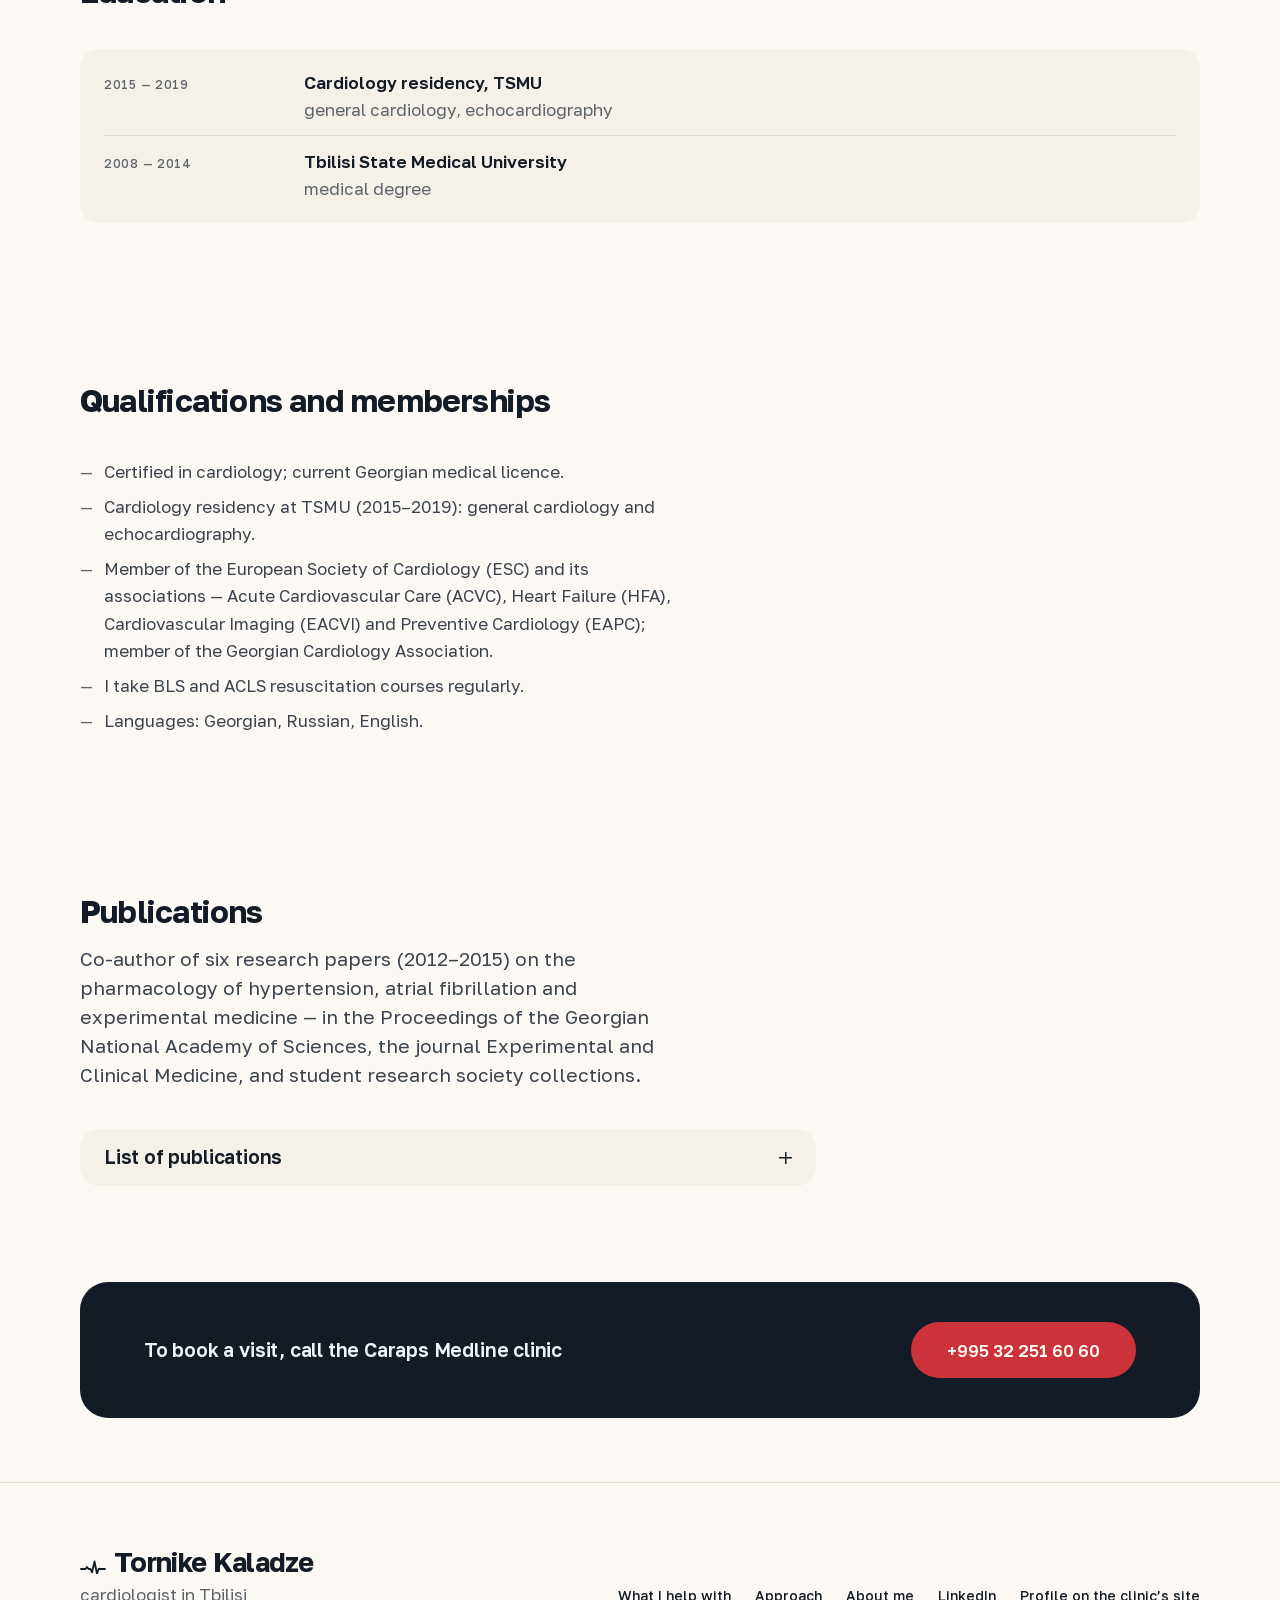
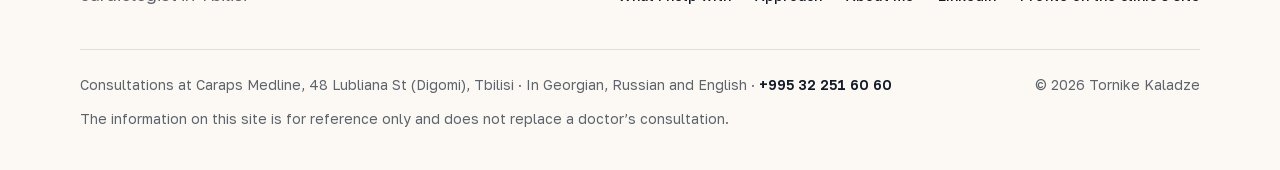
<file: en/o-mne.html>
<!doctype html>
<html lang="en">
<head>
<meta charset="utf-8">
<meta name="viewport" content="width=device-width, initial-scale=1, viewport-fit=cover">
<title>Tornike Kaladze — cardiologist in Tbilisi: experience and qualifications</title>
<meta name="description" content="Cardiologist Tornike Kaladze: cardiology residency at TSMU, in cardiology since 2011 — Aladashvili Clinic, New Hospitals, American Hospital Tbilisi; now at Caraps Medline and teaching clinical pharmacology at TSMU. ESC member.">
<meta name="robots" content="index, follow">
<link rel="canonical" href="https://drkaladze.com/en/o-mne.html">
<link rel="alternate" hreflang="ka" href="https://drkaladze.com/o-mne.html">
<link rel="alternate" hreflang="ru" href="https://drkaladze.com/ru/o-mne.html">
<link rel="alternate" hreflang="en" href="https://drkaladze.com/en/o-mne.html">
<link rel="alternate" hreflang="x-default" href="https://drkaladze.com/o-mne.html">
<meta name="theme-color" content="#fbf9f5">
<link rel="icon" href="/favicon.svg" type="image/svg+xml">
<link rel="apple-touch-icon" href="/apple-touch-icon.png">
<meta property="og:type" content="profile">
<meta property="og:locale" content="en_US">
<meta property="og:site_name" content="Tornike Kaladze">
<meta property="og:title" content="Tornike Kaladze — cardiologist in Tbilisi: experience and qualifications">
<meta property="og:description" content="Cardiologist Tornike Kaladze: cardiology residency at TSMU, in cardiology since 2011 — Aladashvili Clinic, New Hospitals, American Hospital Tbilisi; now at Caraps Medline and teaching clinical pharmacology at TSMU. ESC member.">
<meta property="og:url" content="https://drkaladze.com/en/o-mne.html">
<meta property="og:image" content="https://drkaladze.com/og-image-en.png">
<meta property="og:image:alt" content="Tornike Kaladze — cardiologist in Tbilisi">
<meta property="og:image:width" content="1200">
<meta property="og:image:height" content="630">
<meta name="twitter:card" content="summary_large_image">
<link rel="preload" href="/fonts/golos-var.woff2" as="font" type="font/woff2" crossorigin>
<link rel="stylesheet" href="/fonts/fonts.css?v=13152110">
<link rel="stylesheet" href="/style.css?v=e96a90bd">
<script src="/site.js?v=8141cb54" defer></script>
<script type="application/ld+json">
{
  "@context": "https://schema.org",
  "@type": "Physician",
  "name": "Tornike Kaladze",
  "alternateName": [
    "თორნიკე კალაძე",
    "Торнике Каладзе"
  ],
  "url": "https://drkaladze.com/en/",
  "description": "English-speaking cardiologist in Tbilisi, Tornike Kaladze: outpatient and diagnostic cardiology at Caraps Medline (Digomi). Consultations in English, Georgian and Russian. Book: +995 32 251 60 60.",
  "image": "https://drkaladze.com/img/tornike-600.jpg",
  "medicalSpecialty": "Cardiovascular",
  "knowsLanguage": [
    "ka",
    "ru",
    "en"
  ],
  "telephone": "+995 32 251 60 60",
  "address": {
    "@type": "PostalAddress",
    "streetAddress": "48 Lubliana St",
    "addressLocality": "Tbilisi",
    "addressCountry": "GE"
  },
  "areaServed": {
    "@type": "City",
    "name": "Tbilisi"
  },
  "hospitalAffiliation": {
    "@type": "Hospital",
    "name": "Caraps Medline",
    "url": "https://carapsmedline.ge",
    "telephone": "+995 32 251 60 60",
    "address": {
      "@type": "PostalAddress",
      "streetAddress": "48 Lubliana St",
      "addressLocality": "Tbilisi",
      "addressCountry": "GE"
    }
  },
  "sameAs": [
    "https://www.linkedin.com/in/tornike-kaladze-556090249/",
    "https://carapsmedline.ge/en/doctors/tornike-kaladze"
  ]
}
</script>
<script type="application/ld+json">
{
  "@context": "https://schema.org",
  "@type": "BreadcrumbList",
  "itemListElement": [
    {
      "@type": "ListItem",
      "position": 1,
      "name": "Home",
      "item": "https://drkaladze.com/en/"
    },
    {
      "@type": "ListItem",
      "position": 2,
      "name": "About me",
      "item": "https://drkaladze.com/en/o-mne.html"
    }
  ]
}
</script>
</head>
<body>
<a class="skip" href="#main">Skip to content</a>

<header class="nav">
  <div class="nav__inner">
    <a class="brand" href="/en/"><svg class="mark" width="26" height="14" viewBox="0 0 26 14" aria-hidden="true"><path d="M1 9h4.5l1.5-2 1.5 2h2l1.5 3.5 2.5-11 2.5 12.5 1.5-5h6.5" fill="none" stroke="currentColor" stroke-width="1.8" stroke-linejoin="round" stroke-linecap="round"/></svg><span>Tornike Kaladze</span></a>
    <nav class="nav__links" aria-label="Site sections">
      <a href="/en/pomogayu.html">What I help with</a>
      <a href="/en/podhod.html">Approach</a>
      <a href="/en/o-mne.html" aria-current="page">About me</a>
    </nav>
    <nav class="lang" aria-label="Site language"><a href="/o-mne.html" hreflang="ka" lang="ka">ქარ</a><a href="/ru/o-mne.html" hreflang="ru" lang="ru">Рус</a><a href="/en/o-mne.html" hreflang="en" lang="en" aria-current="true">Eng</a></nav>
    <a class="btn btn--ink" href="/en/#zapis">Book</a>
  </div>
</header>

<main id="main">
<nav class="shell crumbs" aria-label="You are here"><a href="/en/">Home</a><span aria-hidden="true">/</span><span aria-current="page">About me</span></nav>
<header class="shell page-head page-head--portrait">
  <div>
    <h1 class="page-title">Tornike Kaladze, cardiologist</h1>
    <p class="page-lede">Cardiologist at Caraps Medline and invited lecturer in clinical pharmacology at Tbilisi State Medical University. I see patients in Georgian, Russian and English.</p>
  </div>
  <figure class="portrait portrait--lg"><picture><source type="image/webp" srcset="/img/tornike-320.webp 320w, /img/tornike-600.webp 600w" sizes="(max-width: 60rem) 15rem, 17rem"><img src="/img/tornike-600.jpg" srcset="/img/tornike-320.jpg 320w, /img/tornike-600.jpg 600w" sizes="(max-width: 60rem) 15rem, 17rem" width="600" height="750" alt="Tornike Kaladze, cardiologist" loading="lazy"></picture></figure>
</header>

<section class="section" aria-labelledby="exp-h">
  <div class="shell">
    <div class="section__head">
      <h2 id="exp-h">Experience</h2>
      <p class="section__intro">In cardiology since 2011, at clinics in Tbilisi — from intensive care and cardiac surgery departments to the outpatient clinic.</p>
    </div>
    <ol class="timeline">
      <li class="tl tl--now"><span class="tl__years">2024 —</span><span><span class="tl__place">Caraps Medline</span><span class="tl__role">cardiologist</span></span></li>
      <li class="tl tl--now"><span class="tl__years">2024 —</span><span><span class="tl__place">Tbilisi State Medical University</span><span class="tl__role">invited lecturer, clinical pharmacology</span></span></li>
      <li class="tl"><span class="tl__years">2024 — 2026</span><span><span class="tl__place">David Tatishvili Medical Center</span><span class="tl__role">cardiologist, outpatient clinic</span></span></li>
      <li class="tl"><span class="tl__years">2023 — 2024</span><span><span class="tl__place">Jerarsi Clinic</span><span class="tl__role">cardiologist — intensive cardiology and cardiac surgery departments, wards, outpatient clinic</span></span></li>
      <li class="tl"><span class="tl__years">2021 — 2023</span><span><span class="tl__place">American Hospital Tbilisi</span><span class="tl__role">cardiologist — intensive cardiology and cardiac surgery departments, wards, outpatient clinic</span></span></li>
      <li class="tl"><span class="tl__years">2015 — 2019</span><span><span class="tl__place">New Hospitals</span><span class="tl__role">junior cardiologist — cardiac intensive care and cardiology wards</span></span></li>
      <li class="tl"><span class="tl__years">2011 — 2014</span><span><span class="tl__place">Cardio-Rehabilitation Center · First University Clinic</span><span class="tl__role">junior cardiologist — cardiac intensive care and cardiology wards</span></span></li>
      <li class="tl"><span class="tl__years">2011 — 2014</span><span><span class="tl__place">Aladashvili Clinic</span><span class="tl__role">junior cardiologist — cardiac intensive care and cardiology wards</span></span></li>
    </ol>
  </div>
</section>

<section class="section" aria-labelledby="edu-h">
  <div class="shell">
    <div class="section__head">
      <h2 id="edu-h">Education</h2>
    </div>
    <ol class="timeline">
      <li class="tl"><span class="tl__years">2015 — 2019</span><span><span class="tl__place">Cardiology residency, TSMU</span><span class="tl__role">general cardiology, echocardiography</span></span></li>
      <li class="tl"><span class="tl__years">2008 — 2014</span><span><span class="tl__place">Tbilisi State Medical University</span><span class="tl__role">medical degree</span></span></li>
    </ol>
  </div>
</section>

<section class="section" aria-labelledby="qual-h">
  <div class="shell">
    <div class="section__head">
      <h2 id="qual-h">Qualifications and memberships</h2>
    </div>
    <ul class="plain">
      <li>Certified in cardiology; current Georgian medical licence.</li>
      <li>Cardiology residency at TSMU (2015–2019): general cardiology and echocardiography.</li>
      <li>Member of the European Society of Cardiology (ESC) and its associations — Acute Cardiovascular Care (ACVC), Heart Failure (HFA), Cardiovascular Imaging (EACVI) and Preventive Cardiology (EAPC); member of the Georgian Cardiology Association.</li>
      <li>I take BLS and ACLS resuscitation courses regularly.</li>
      <li>Languages: Georgian, Russian, English.</li>
    </ul>
  </div>
</section>

<section class="section" aria-labelledby="pub-h">
  <div class="shell">
    <div class="section__head">
      <h2 id="pub-h">Publications</h2>
      <p class="section__intro">Co-author of six research papers (2012–2015) on the pharmacology of hypertension, atrial fibrillation and experimental medicine — in the Proceedings of the Georgian National Academy of Sciences, the journal Experimental and Clinical Medicine, and student research society collections.</p>
    </div>
    <div class="faq">
      <details>
        <summary>List of publications</summary>
        <div class="faq__a">
          <ul class="plain pubs" lang="en">
            <li><b>2012</b> — Comparative study of influence of Aliskiren, Enalapril, Losartan and Enalapril/Losartan combination on blood coagulation, morphological changes in myocardium and lipid content in rats with DOCA-salt hypertension. N. Gongadze, L. Gabunia, R. Rukhadze, K. Gambashidze, T. Kaladze, A. Dgebuadze, E. Gogokhia. <i>Proc. Georgian Nat. Acad. Sci., Biomed. Series</i>, 2012, vol. 38, No 5–6.</li>
            <li><b>2012</b> — The influence of Enalapril on baroreflex sensitivity, vagal nerve activity and cyclic guanylate cyclase function in hypertensive rats. T. Kaladze, A. Dgebuadze, N. Gongadze, L. Gabunia, M. Marziashvili, M. Gogolauri, T. Makharadze. <i>Official Journal of the CIS Society of Allergology and Immunology</i>, 2012, vol. 13, No 3.</li>
            <li><b>2013</b> — Prevalence of atrial fibrillation in Tbilisi in the first quarter of 2013. Abstract book, Students’ Scientific Society of Tbilisi State Medical University.</li>
            <li><b>2014</b> — The influence of tobacco smoke on the respiratory tract of laboratory mice. T. Kaladze, M. Okhanashvili, T. Gelashvili, M. Janjgava. Abstract book, Students’ Scientific Society of Tbilisi State Medical University.</li>
            <li><b>2014</b> — Anti-cancer efficacy of bacteriophages and bacterial phage lysates: in vivo experimental studies. K. Ghambashidze, N. Bezhitashvili, N. Phkhaladze, T. Azaladze, D. Karkarashvili, T. Kaladze. <i>Experimental and Clinical Medicine</i>, 2014, No 3, p. 64.</li>
            <li><b>2015</b> — Comparative study of influence of Aliskiren, Enalapril, Losartan and Enalapril/Losartan combination on blood coagulation, morphological changes in myocardium and lipid content in rats with DOCA-salt hypertension. T. Kaladze, E. Varazi. Abstract book of the 2nd International Medical Congress for Students and Young Scientists, <i>Hyst — The Ukrainian Student Medical Journal</i>, 2015, No 17.</li>
          </ul>
        </div>
      </details>
    </div>
  </div>
</section>

<div class="shell">
  <div class="cta-band">
    <p>To book a visit, call the Caraps Medline clinic</p>
    <a class="btn btn--big" href="tel:+995322516060">+995 32 251 60 60</a>
  </div>
</div>
</main>

<footer class="foot">
  <div class="shell">
    <div class="foot__mast">
      <div>
        <p class="foot__name"><svg class="mark" width="26" height="14" viewBox="0 0 26 14" aria-hidden="true"><path d="M1 9h4.5l1.5-2 1.5 2h2l1.5 3.5 2.5-11 2.5 12.5 1.5-5h6.5" fill="none" stroke="currentColor" stroke-width="1.8" stroke-linejoin="round" stroke-linecap="round"/></svg>Tornike Kaladze</p>
        <p class="foot__role">cardiologist in Tbilisi</p>
      </div>
      <nav aria-label="Also on this site"><ul class="foot__links"><li><a href="/en/pomogayu.html">What I help with</a></li><li><a href="/en/podhod.html">Approach</a></li><li><a href="/en/o-mne.html">About me</a></li><li><a href="https://www.linkedin.com/in/tornike-kaladze-556090249/" rel="me">LinkedIn</a></li><li><a href="https://carapsmedline.ge/en/doctors/tornike-kaladze">Profile on the clinic’s site</a></li></ul></nav>
    </div>
    <div class="foot__meta">
      <p>Consultations at Caraps Medline, 48 Lubliana St (Digomi), Tbilisi · In Georgian, Russian and English · <a class="foot__phone" href="tel:+995322516060">+995 32 251 60 60</a></p>
      <p>© 2026 Tornike Kaladze</p>
      <p>The information on this site is for reference only and does not replace a doctor’s consultation.</p>
    </div>
  </div>
</footer>

</body>
</html>
</file>
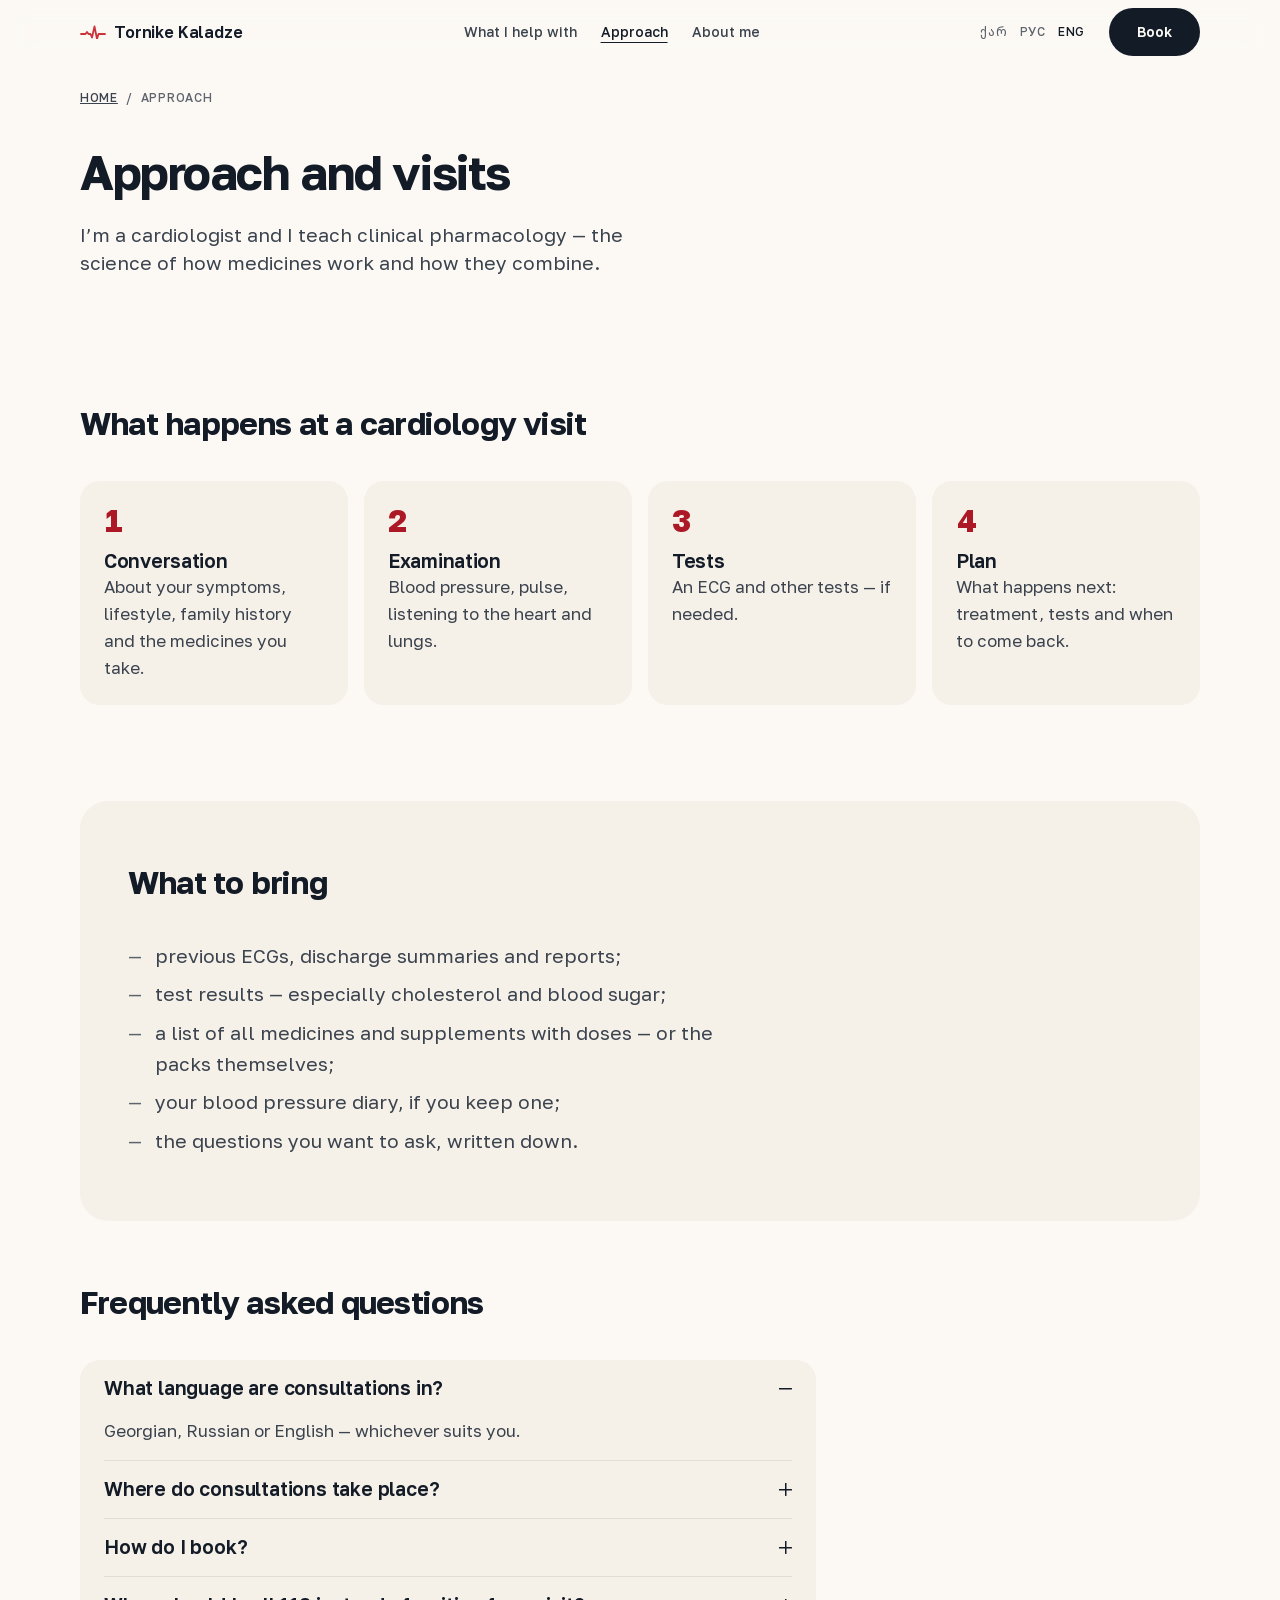
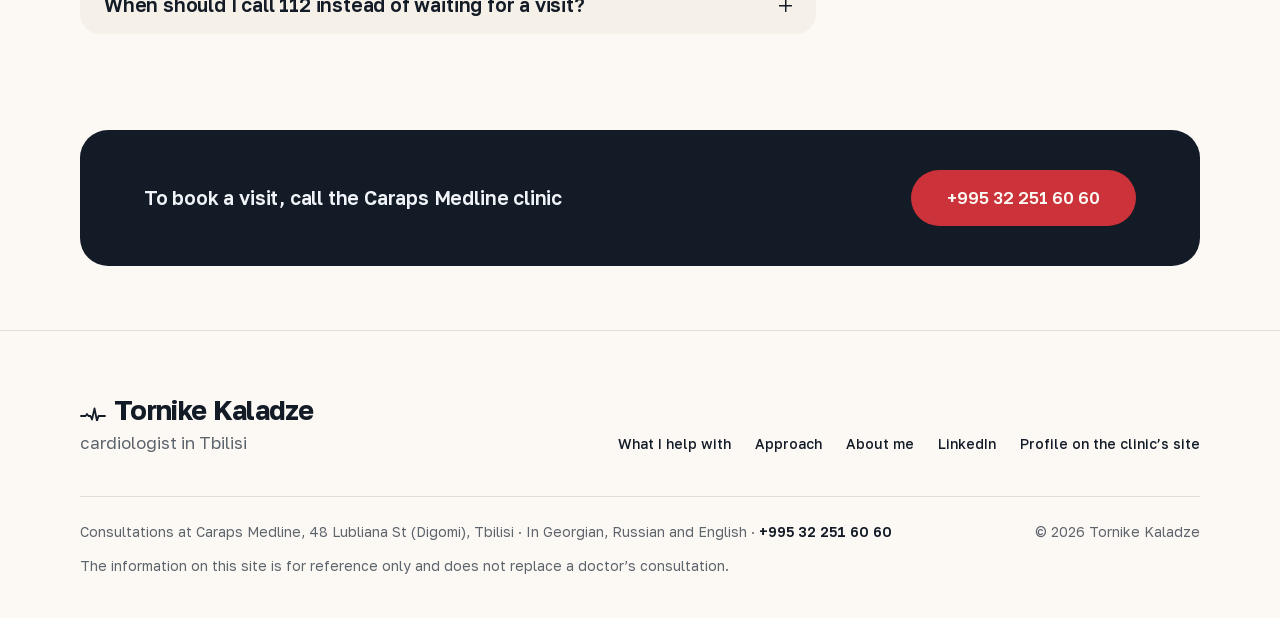
<file: en/podhod.html>
<!doctype html>
<html lang="en">
<head>
<meta charset="utf-8">
<meta name="viewport" content="width=device-width, initial-scale=1, viewport-fit=cover">
<title>Approach and FAQ — cardiologist Tornike Kaladze</title>
<meta name="description" content="How a consultation with cardiologist Tornike Kaladze in Tbilisi works: languages, location and how to book.">
<meta name="robots" content="index, follow">
<link rel="canonical" href="https://drkaladze.com/en/podhod.html">
<link rel="alternate" hreflang="ka" href="https://drkaladze.com/podhod.html">
<link rel="alternate" hreflang="ru" href="https://drkaladze.com/ru/podhod.html">
<link rel="alternate" hreflang="en" href="https://drkaladze.com/en/podhod.html">
<link rel="alternate" hreflang="x-default" href="https://drkaladze.com/podhod.html">
<meta name="theme-color" content="#fbf9f5">
<link rel="icon" href="/favicon.svg" type="image/svg+xml">
<link rel="apple-touch-icon" href="/apple-touch-icon.png">
<meta property="og:type" content="profile">
<meta property="og:locale" content="en_US">
<meta property="og:site_name" content="Tornike Kaladze">
<meta property="og:title" content="Approach and FAQ — cardiologist Tornike Kaladze">
<meta property="og:description" content="How a consultation with cardiologist Tornike Kaladze in Tbilisi works: languages, location and how to book.">
<meta property="og:url" content="https://drkaladze.com/en/podhod.html">
<meta property="og:image" content="https://drkaladze.com/og-image-en.png">
<meta property="og:image:alt" content="Tornike Kaladze — cardiologist in Tbilisi">
<meta property="og:image:width" content="1200">
<meta property="og:image:height" content="630">
<meta name="twitter:card" content="summary_large_image">
<link rel="preload" href="/fonts/golos-var.woff2" as="font" type="font/woff2" crossorigin>
<link rel="stylesheet" href="/fonts/fonts.css?v=13152110">
<link rel="stylesheet" href="/style.css?v=e96a90bd">
<script src="/site.js?v=8141cb54" defer></script>
<script type="application/ld+json">
{
  "@context": "https://schema.org",
  "@type": "BreadcrumbList",
  "itemListElement": [
    {
      "@type": "ListItem",
      "position": 1,
      "name": "Home",
      "item": "https://drkaladze.com/en/"
    },
    {
      "@type": "ListItem",
      "position": 2,
      "name": "Approach",
      "item": "https://drkaladze.com/en/podhod.html"
    }
  ]
}
</script>
<script type="application/ld+json">
{
  "@context": "https://schema.org",
  "@type": "FAQPage",
  "mainEntity": [
    {
      "@type": "Question",
      "name": "What language are consultations in?",
      "acceptedAnswer": {
        "@type": "Answer",
        "text": "Georgian, Russian or English — whichever suits you."
      }
    },
    {
      "@type": "Question",
      "name": "Where do consultations take place?",
      "acceptedAnswer": {
        "@type": "Answer",
        "text": "At Caraps Medline, Digomi branch: 48 Lubliana St, Tbilisi. Please check consultation days and hours when you book."
      }
    },
    {
      "@type": "Question",
      "name": "How do I book?",
      "acceptedAnswer": {
        "@type": "Answer",
        "text": "Call the clinic: +995 32 251 60 60. If you have a Georgian personal ID number, you can also book online through the clinic’s portal MyHealth."
      }
    },
    {
      "@type": "Question",
      "name": "When should I call 112 instead of waiting for a visit?",
      "acceptedAnswer": {
        "@type": "Answer",
        "text": "If chest pain is severe and lasts more than a few minutes, or spreads to the arm, jaw or back; if you suddenly become very breathless, feel weakness in an arm or leg, one side of your face droops or your speech is affected; or if someone loses consciousness — call 112."
      }
    }
  ]
}
</script>
</head>
<body>
<a class="skip" href="#main">Skip to content</a>

<header class="nav">
  <div class="nav__inner">
    <a class="brand" href="/en/"><svg class="mark" width="26" height="14" viewBox="0 0 26 14" aria-hidden="true"><path d="M1 9h4.5l1.5-2 1.5 2h2l1.5 3.5 2.5-11 2.5 12.5 1.5-5h6.5" fill="none" stroke="currentColor" stroke-width="1.8" stroke-linejoin="round" stroke-linecap="round"/></svg><span>Tornike Kaladze</span></a>
    <nav class="nav__links" aria-label="Site sections">
      <a href="/en/pomogayu.html">What I help with</a>
      <a href="/en/podhod.html" aria-current="page">Approach</a>
      <a href="/en/o-mne.html">About me</a>
    </nav>
    <nav class="lang" aria-label="Site language"><a href="/podhod.html" hreflang="ka" lang="ka">ქარ</a><a href="/ru/podhod.html" hreflang="ru" lang="ru">Рус</a><a href="/en/podhod.html" hreflang="en" lang="en" aria-current="true">Eng</a></nav>
    <a class="btn btn--ink" href="/en/#zapis">Book</a>
  </div>
</header>

<main id="main">
<nav class="shell crumbs" aria-label="You are here"><a href="/en/">Home</a><span aria-hidden="true">/</span><span aria-current="page">Approach</span></nav>
<header class="shell page-head">
  <h1 class="page-title">Approach and visits</h1>
  <p class="page-lede">I’m a cardiologist and I teach clinical pharmacology — the science of how medicines work and how they combine.</p>
</header>

<section class="section" aria-labelledby="visit-h">
  <div class="shell">
    <div class="section__head">
      <h2 id="visit-h">What happens at a cardiology visit</h2>
    </div>
    <ol class="steps">
      <li class="step"><span class="step__n">1</span><div><h3>Conversation</h3>
        <p>About your symptoms, lifestyle, family history and the medicines you take.</p></div></li>
      <li class="step"><span class="step__n">2</span><div><h3>Examination</h3>
        <p>Blood pressure, pulse, listening to the heart and lungs.</p></div></li>
      <li class="step"><span class="step__n">3</span><div><h3>Tests</h3>
        <p>An ECG and other tests — if needed.</p></div></li>
      <li class="step"><span class="step__n">4</span><div><h3>Plan</h3>
        <p>What happens next: treatment, tests and when to come back.</p></div></li>
    </ol>
  </div>
</section>

<section class="section section--tint" aria-labelledby="bring-h">
  <div class="shell">
    <div class="section__head">
      <h2 id="bring-h">What to bring</h2>
    </div>
    <ul class="plain bring">
      <li>previous ECGs, discharge summaries and reports;</li>
      <li>test results — especially cholesterol and blood sugar;</li>
      <li>a list of all medicines and supplements with doses — or the packs themselves;</li>
      <li>your blood pressure diary, if you keep one;</li>
      <li>the questions you want to ask, written down.</li>
    </ul>
  </div>
</section>

<section class="section" aria-labelledby="faq-h">
  <div class="shell">
    <div class="section__head">
      <h2 id="faq-h">Frequently asked questions</h2>
    </div>
    <div class="faq">
      <details open>
        <summary>What language are consultations in?</summary>
        <div class="faq__a"><p>Georgian, Russian or English — whichever suits you.</p></div>
      </details>
      <details>
        <summary>Where do consultations take place?</summary>
        <div class="faq__a"><p>At Caraps Medline, Digomi branch: 48&nbsp;Lubliana St, Tbilisi. Please check consultation days and hours when you book.</p></div>
      </details>
      <details>
        <summary>How do I book?</summary>
        <div class="faq__a"><p>Call the clinic: <a class="textlink" href="tel:+995322516060">+995 32 251 60 60</a>. If you have a Georgian personal ID number, you can also book online through the clinic’s portal <a class="textlink" href="https://myhealth.carapsmedline.ge/" rel="noopener">MyHealth</a>.</p></div>
      </details>
      <details>
        <summary>When should I call 112 instead of waiting for a visit?</summary>
        <div class="faq__a"><p>If chest pain is severe and lasts more than a few minutes, or spreads to the arm, jaw or back; if you suddenly become very breathless, feel weakness in an arm or leg, one side of your face droops or your speech is affected; or if someone loses consciousness — call 112.</p></div>
      </details>
    </div>
  </div>
</section>

<div class="shell">
  <div class="cta-band">
    <p>To book a visit, call the Caraps Medline clinic</p>
    <a class="btn btn--big" href="tel:+995322516060">+995 32 251 60 60</a>
  </div>
</div>
</main>

<footer class="foot">
  <div class="shell">
    <div class="foot__mast">
      <div>
        <p class="foot__name"><svg class="mark" width="26" height="14" viewBox="0 0 26 14" aria-hidden="true"><path d="M1 9h4.5l1.5-2 1.5 2h2l1.5 3.5 2.5-11 2.5 12.5 1.5-5h6.5" fill="none" stroke="currentColor" stroke-width="1.8" stroke-linejoin="round" stroke-linecap="round"/></svg>Tornike Kaladze</p>
        <p class="foot__role">cardiologist in Tbilisi</p>
      </div>
      <nav aria-label="Also on this site"><ul class="foot__links"><li><a href="/en/pomogayu.html">What I help with</a></li><li><a href="/en/podhod.html">Approach</a></li><li><a href="/en/o-mne.html">About me</a></li><li><a href="https://www.linkedin.com/in/tornike-kaladze-556090249/" rel="me">LinkedIn</a></li><li><a href="https://carapsmedline.ge/en/doctors/tornike-kaladze">Profile on the clinic’s site</a></li></ul></nav>
    </div>
    <div class="foot__meta">
      <p>Consultations at Caraps Medline, 48 Lubliana St (Digomi), Tbilisi · In Georgian, Russian and English · <a class="foot__phone" href="tel:+995322516060">+995 32 251 60 60</a></p>
      <p>© 2026 Tornike Kaladze</p>
      <p>The information on this site is for reference only and does not replace a doctor’s consultation.</p>
    </div>
  </div>
</footer>

</body>
</html>
</file>
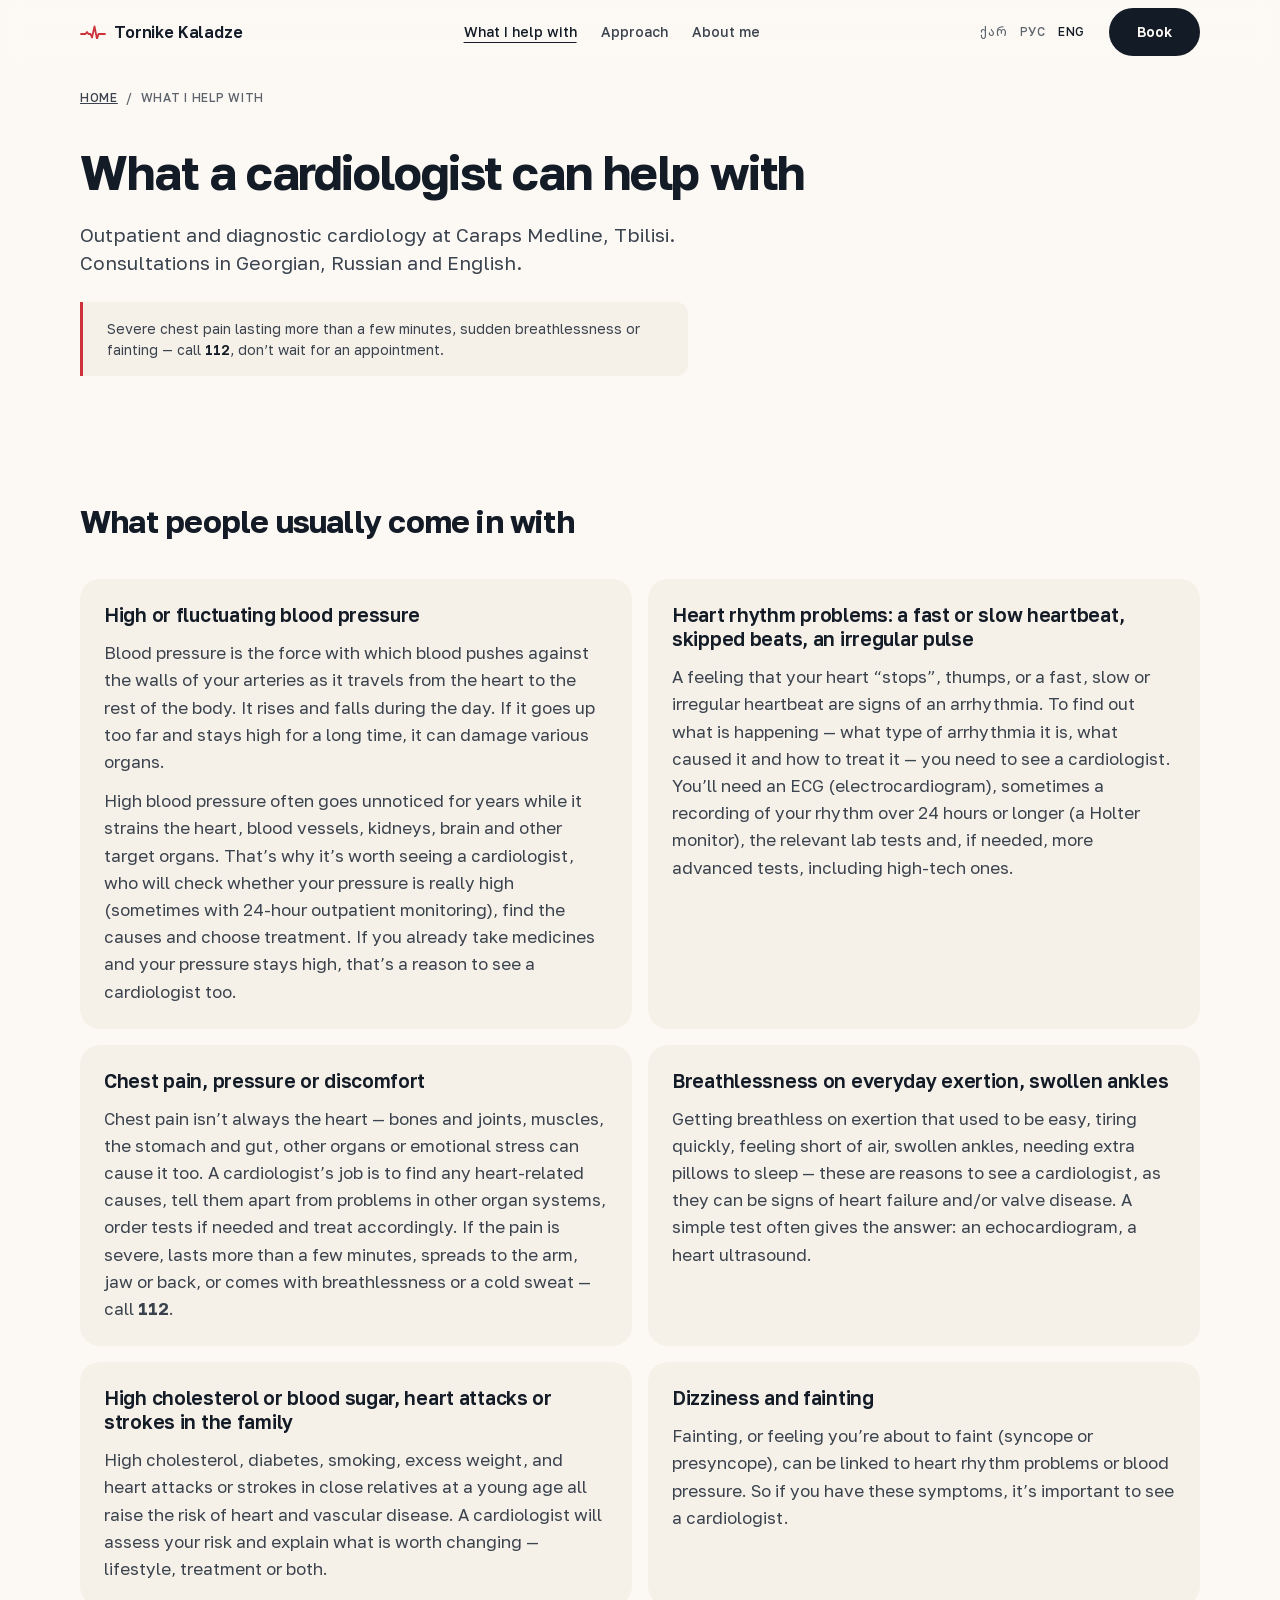
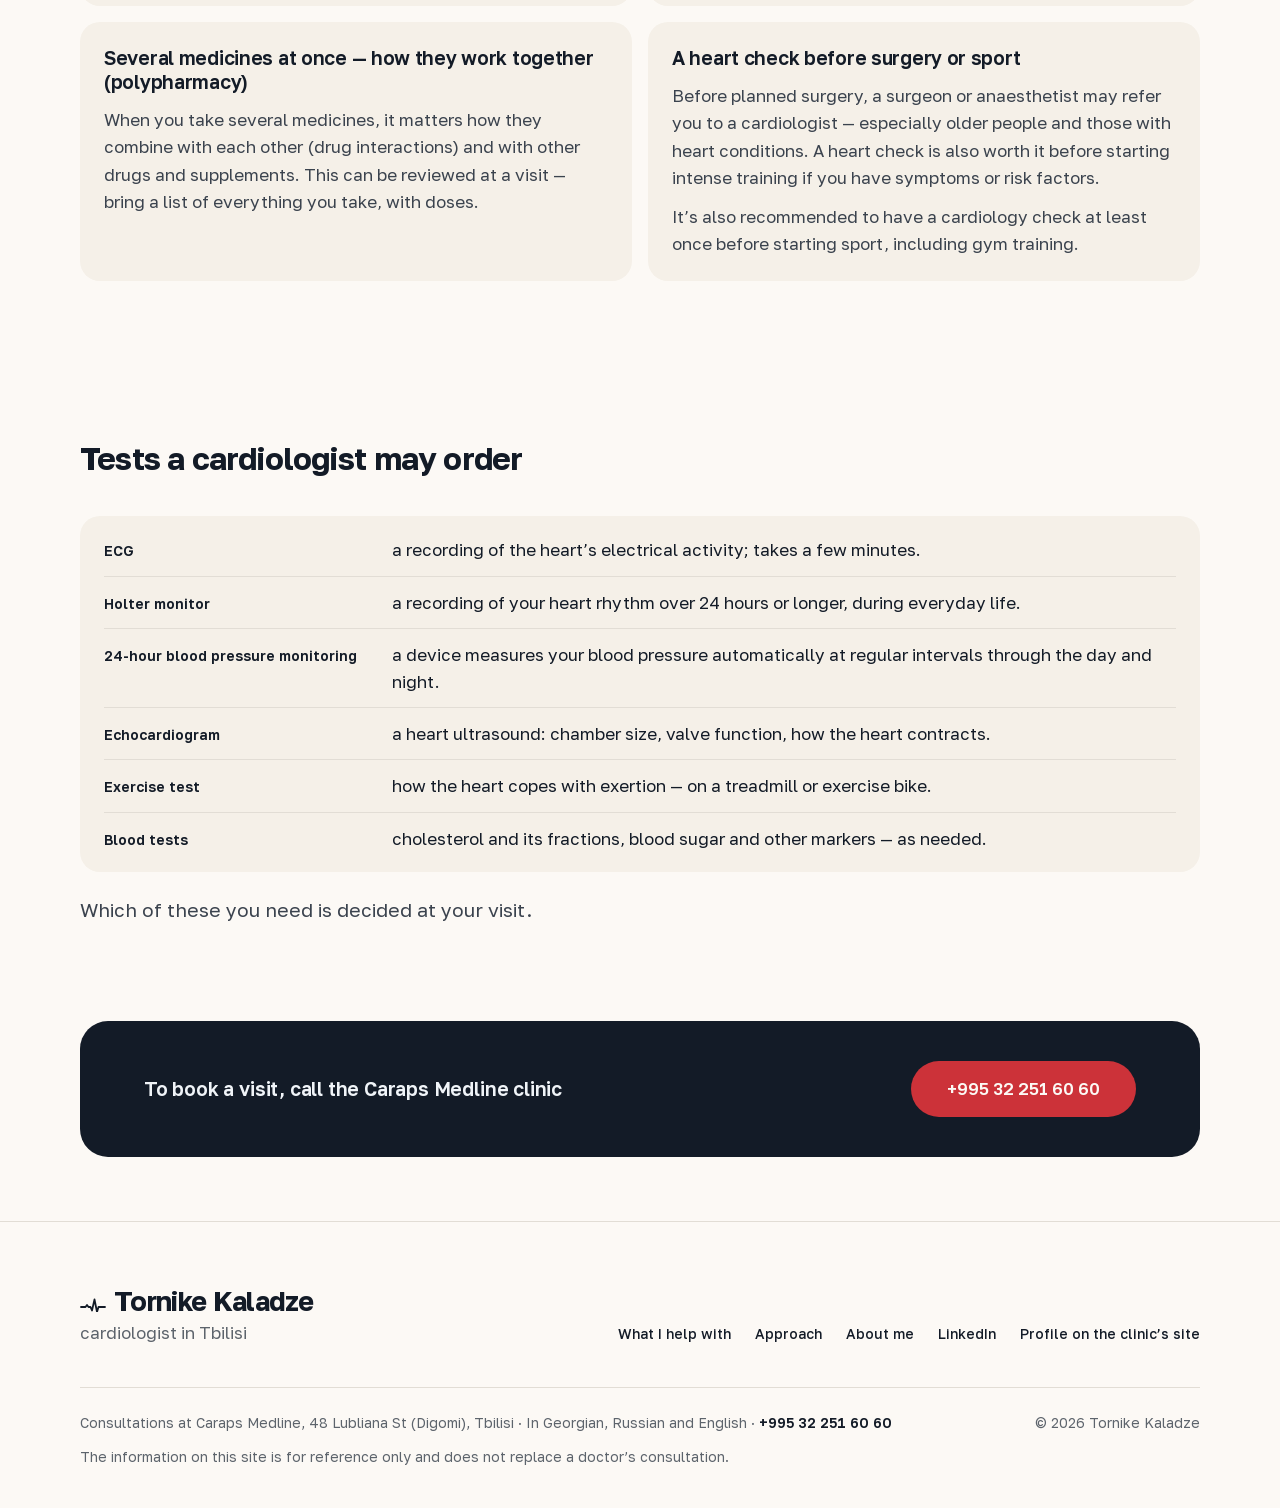
<file: en/pomogayu.html>
<!doctype html>
<html lang="en">
<head>
<meta charset="utf-8">
<meta name="viewport" content="width=device-width, initial-scale=1, viewport-fit=cover">
<title>What a cardiologist can help with — Tornike Kaladze, Tbilisi</title>
<meta name="description" content="Which complaints and conditions to see cardiologist Tornike Kaladze about in Tbilisi: outpatient and diagnostic cardiology at Caraps Medline.">
<meta name="robots" content="index, follow">
<link rel="canonical" href="https://drkaladze.com/en/pomogayu.html">
<link rel="alternate" hreflang="ka" href="https://drkaladze.com/pomogayu.html">
<link rel="alternate" hreflang="ru" href="https://drkaladze.com/ru/pomogayu.html">
<link rel="alternate" hreflang="en" href="https://drkaladze.com/en/pomogayu.html">
<link rel="alternate" hreflang="x-default" href="https://drkaladze.com/pomogayu.html">
<meta name="theme-color" content="#fbf9f5">
<link rel="icon" href="/favicon.svg" type="image/svg+xml">
<link rel="apple-touch-icon" href="/apple-touch-icon.png">
<meta property="og:type" content="profile">
<meta property="og:locale" content="en_US">
<meta property="og:site_name" content="Tornike Kaladze">
<meta property="og:title" content="What a cardiologist can help with — Tornike Kaladze, Tbilisi">
<meta property="og:description" content="Which complaints and conditions to see cardiologist Tornike Kaladze about in Tbilisi: outpatient and diagnostic cardiology at Caraps Medline.">
<meta property="og:url" content="https://drkaladze.com/en/pomogayu.html">
<meta property="og:image" content="https://drkaladze.com/og-image-en.png">
<meta property="og:image:alt" content="Tornike Kaladze — cardiologist in Tbilisi">
<meta property="og:image:width" content="1200">
<meta property="og:image:height" content="630">
<meta name="twitter:card" content="summary_large_image">
<link rel="preload" href="/fonts/golos-var.woff2" as="font" type="font/woff2" crossorigin>
<link rel="stylesheet" href="/fonts/fonts.css?v=13152110">
<link rel="stylesheet" href="/style.css?v=e96a90bd">
<script src="/site.js?v=8141cb54" defer></script>
<script type="application/ld+json">
{
  "@context": "https://schema.org",
  "@type": "BreadcrumbList",
  "itemListElement": [
    {
      "@type": "ListItem",
      "position": 1,
      "name": "Home",
      "item": "https://drkaladze.com/en/"
    },
    {
      "@type": "ListItem",
      "position": 2,
      "name": "What I help with",
      "item": "https://drkaladze.com/en/pomogayu.html"
    }
  ]
}
</script>
</head>
<body>
<a class="skip" href="#main">Skip to content</a>

<header class="nav">
  <div class="nav__inner">
    <a class="brand" href="/en/"><svg class="mark" width="26" height="14" viewBox="0 0 26 14" aria-hidden="true"><path d="M1 9h4.5l1.5-2 1.5 2h2l1.5 3.5 2.5-11 2.5 12.5 1.5-5h6.5" fill="none" stroke="currentColor" stroke-width="1.8" stroke-linejoin="round" stroke-linecap="round"/></svg><span>Tornike Kaladze</span></a>
    <nav class="nav__links" aria-label="Site sections">
      <a href="/en/pomogayu.html" aria-current="page">What I help with</a>
      <a href="/en/podhod.html">Approach</a>
      <a href="/en/o-mne.html">About me</a>
    </nav>
    <nav class="lang" aria-label="Site language"><a href="/pomogayu.html" hreflang="ka" lang="ka">ქარ</a><a href="/ru/pomogayu.html" hreflang="ru" lang="ru">Рус</a><a href="/en/pomogayu.html" hreflang="en" lang="en" aria-current="true">Eng</a></nav>
    <a class="btn btn--ink" href="/en/#zapis">Book</a>
  </div>
</header>

<main id="main">
<nav class="shell crumbs" aria-label="You are here"><a href="/en/">Home</a><span aria-hidden="true">/</span><span aria-current="page">What I help with</span></nav>
<header class="shell page-head">
  <h1 class="page-title">What a cardiologist can help with</h1>
  <p class="page-lede">Outpatient and diagnostic cardiology at Caraps Medline, Tbilisi. Consultations in Georgian, Russian and English.</p>
  <p class="urgent">Severe chest pain lasting more than a few minutes, sudden breathlessness or fainting — call <b>112</b>, don’t wait for an appointment.</p>
</header>

<section class="section" aria-labelledby="states-h">
  <div class="shell">
    <div class="section__head">
      <h2 id="states-h">What people usually come in with</h2>
    </div>
    <div class="conditions">

      <article class="cond" id="s1">
        <h3>High or fluctuating blood pressure</h3>
        <p>Blood pressure is the force with which blood pushes against the walls of your arteries as it travels from the heart to the rest of the body. It rises and falls during the day. If it goes up too far and stays high for a long time, it can damage various organs.</p>
        <p>High blood pressure often goes unnoticed for years while it strains the heart, blood vessels, kidneys, brain and other target organs. That’s why it’s worth seeing a cardiologist, who will check whether your pressure is really high (sometimes with 24-hour outpatient monitoring), find the causes and choose treatment. If you already take medicines and your pressure stays high, that’s a reason to see a cardiologist too.</p>
      </article>

      <article class="cond" id="s2">
        <h3>Heart rhythm problems: a fast or slow heartbeat, skipped beats, an irregular pulse</h3>
        <p>A feeling that your heart “stops”, thumps, or a fast, slow or irregular heartbeat are signs of an arrhythmia. To find out what is happening — what type of arrhythmia it is, what caused it and how to treat it — you need to see a cardiologist. You’ll need an ECG (electrocardiogram), sometimes a recording of your rhythm over 24 hours or longer (a Holter monitor), the relevant lab tests and, if needed, more advanced tests, including high-tech ones.</p>
      </article>

      <article class="cond" id="s3">
        <h3>Chest pain, pressure or discomfort</h3>
        <p>Chest pain isn’t always the heart — bones and joints, muscles, the stomach and gut, other organs or emotional stress can cause it too. A cardiologist’s job is to find any heart-related causes, tell them apart from problems in other organ systems, order tests if needed and treat accordingly. If the pain is severe, lasts more than a few minutes, spreads to the arm, jaw or back, or comes with breathlessness or a cold sweat — call <b>112</b>.</p>
      </article>

      <article class="cond" id="s4">
        <h3>Breathlessness on everyday exertion, swollen ankles</h3>
        <p>Getting breathless on exertion that used to be easy, tiring quickly, feeling short of air, swollen ankles, needing extra pillows to sleep — these are reasons to see a cardiologist, as they can be signs of heart failure and/or valve disease. A simple test often gives the answer: an echocardiogram, a heart ultrasound.</p>
      </article>

      <article class="cond" id="s5">
        <h3>High cholesterol or blood sugar, heart attacks or strokes in the family</h3>
        <p>High cholesterol, diabetes, smoking, excess weight, and heart attacks or strokes in close relatives at a young age all raise the risk of heart and vascular disease. A cardiologist will assess your risk and explain what is worth changing — lifestyle, treatment or both.</p>
      </article>

      <article class="cond" id="s6">
        <h3>Dizziness and fainting</h3>
        <p>Fainting, or feeling you’re about to faint (syncope or presyncope), can be linked to heart rhythm problems or blood pressure. So if you have these symptoms, it’s important to see a cardiologist.</p>
      </article>

      <article class="cond" id="s7">
        <h3>Several medicines at once — how they work together (polypharmacy)</h3>
        <p>When you take several medicines, it matters how they combine with each other (drug interactions) and with other drugs and supplements. This can be reviewed at a visit — bring a list of everything you take, with doses.</p>
      </article>

      <article class="cond" id="s8">
        <h3>A heart check before surgery or sport</h3>
        <p>Before planned surgery, a surgeon or anaesthetist may refer you to a cardiologist — especially older people and those with heart conditions. A heart check is also worth it before starting intense training if you have symptoms or risk factors.</p>
        <p>It’s also recommended to have a cardiology check at least once before starting sport, including gym training.</p>
      </article>

    </div>
  </div>
</section>

<section class="section" aria-labelledby="diag-h">
  <div class="shell">
    <div class="section__head">
      <h2 id="diag-h">Tests a cardiologist may order</h2>
    </div>
    <dl class="rows tests">
      <div><dt>ECG</dt>
        <dd>a recording of the heart’s electrical activity; takes a few minutes.</dd></div>
      <div><dt>Holter monitor</dt>
        <dd>a recording of your heart rhythm over 24 hours or longer, during everyday life.</dd></div>
      <div><dt>24-hour blood pressure monitoring</dt>
        <dd>a device measures your blood pressure automatically at regular intervals through the day and night.</dd></div>
      <div><dt>Echocardiogram</dt>
        <dd>a heart ultrasound: chamber size, valve function, how the heart contracts.</dd></div>
      <div><dt>Exercise test</dt>
        <dd>how the heart copes with exertion — on a treadmill or exercise bike.</dd></div>
      <div><dt>Blood tests</dt>
        <dd>cholesterol and its fractions, blood sugar and other markers — as needed.</dd></div>
    </dl>
    <p class="section__intro">Which of these you need is decided at your visit.</p>
  </div>
</section>

<div class="shell">
  <div class="cta-band">
    <p>To book a visit, call the Caraps Medline clinic</p>
    <a class="btn btn--big" href="tel:+995322516060">+995 32 251 60 60</a>
  </div>
</div>
</main>

<footer class="foot">
  <div class="shell">
    <div class="foot__mast">
      <div>
        <p class="foot__name"><svg class="mark" width="26" height="14" viewBox="0 0 26 14" aria-hidden="true"><path d="M1 9h4.5l1.5-2 1.5 2h2l1.5 3.5 2.5-11 2.5 12.5 1.5-5h6.5" fill="none" stroke="currentColor" stroke-width="1.8" stroke-linejoin="round" stroke-linecap="round"/></svg>Tornike Kaladze</p>
        <p class="foot__role">cardiologist in Tbilisi</p>
      </div>
      <nav aria-label="Also on this site"><ul class="foot__links"><li><a href="/en/pomogayu.html">What I help with</a></li><li><a href="/en/podhod.html">Approach</a></li><li><a href="/en/o-mne.html">About me</a></li><li><a href="https://www.linkedin.com/in/tornike-kaladze-556090249/" rel="me">LinkedIn</a></li><li><a href="https://carapsmedline.ge/en/doctors/tornike-kaladze">Profile on the clinic’s site</a></li></ul></nav>
    </div>
    <div class="foot__meta">
      <p>Consultations at Caraps Medline, 48 Lubliana St (Digomi), Tbilisi · In Georgian, Russian and English · <a class="foot__phone" href="tel:+995322516060">+995 32 251 60 60</a></p>
      <p>© 2026 Tornike Kaladze</p>
      <p>The information on this site is for reference only and does not replace a doctor’s consultation.</p>
    </div>
  </div>
</footer>

</body>
</html>
</file>
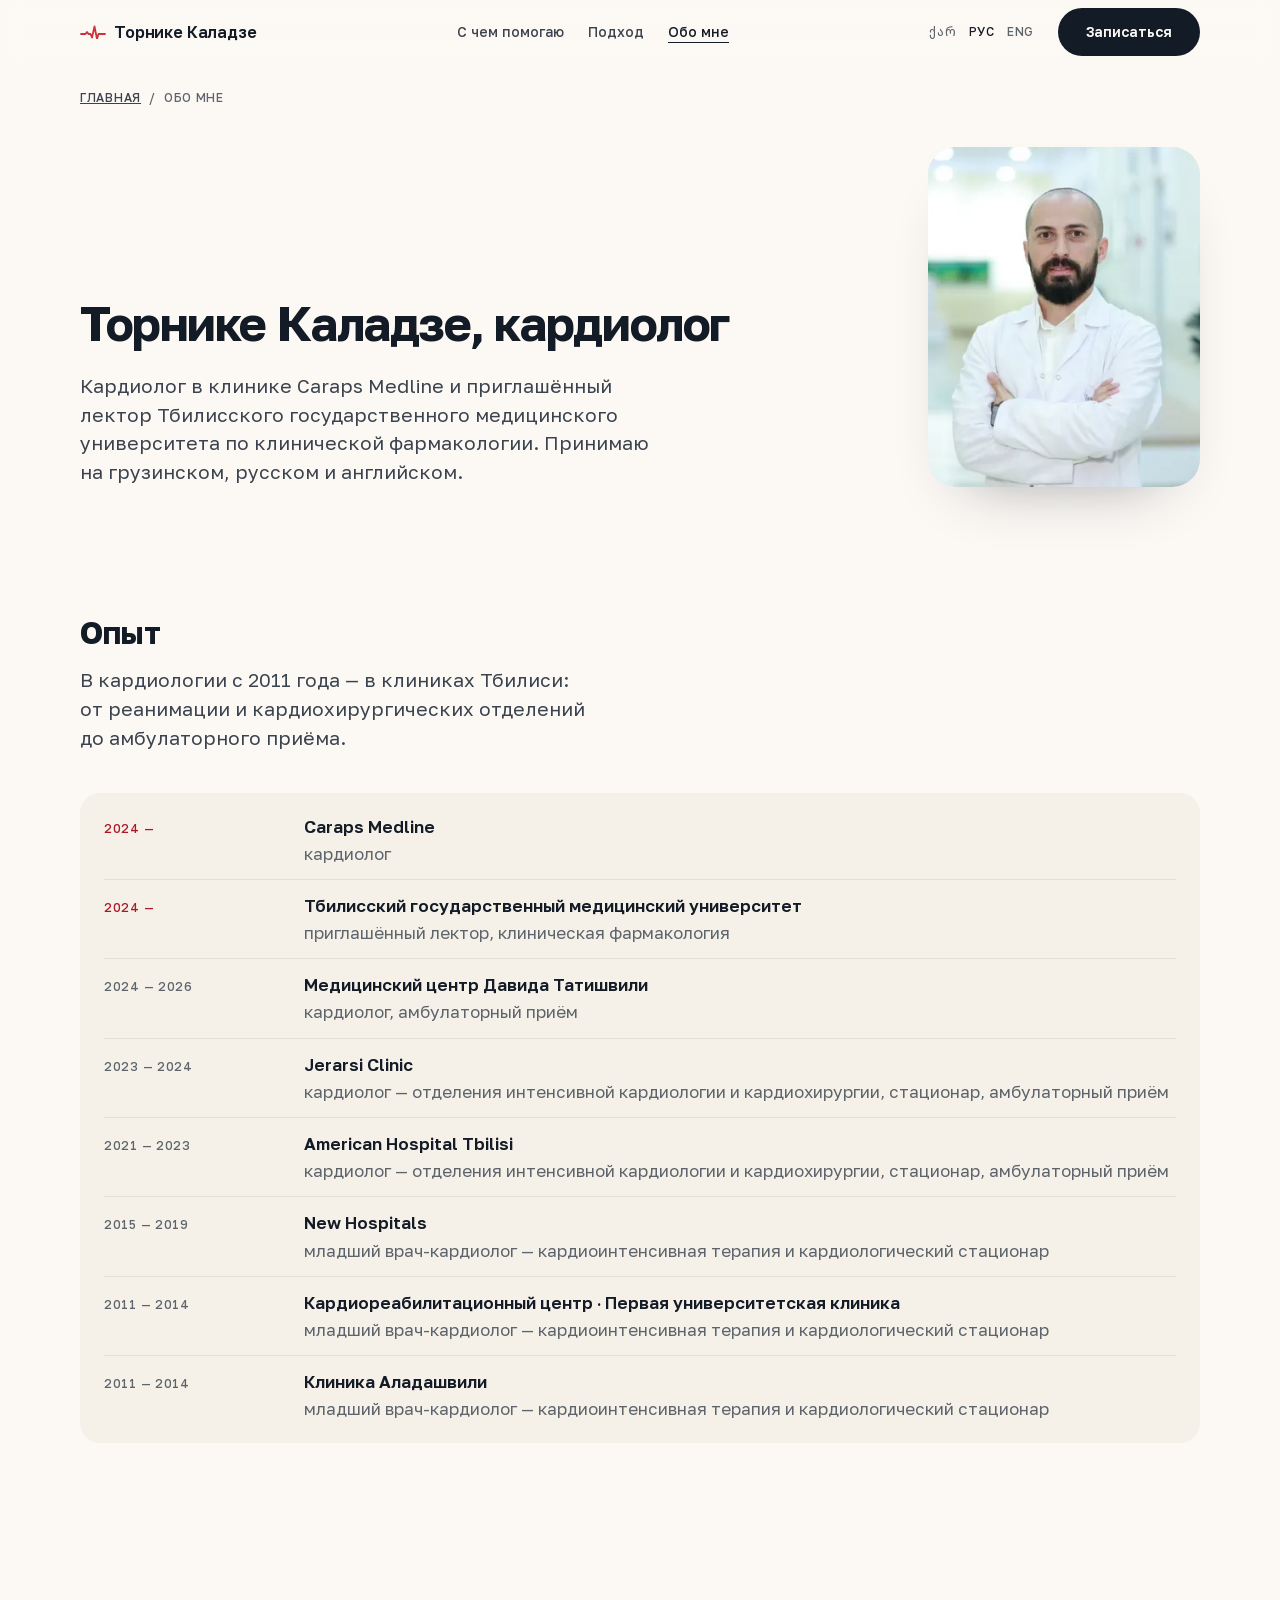
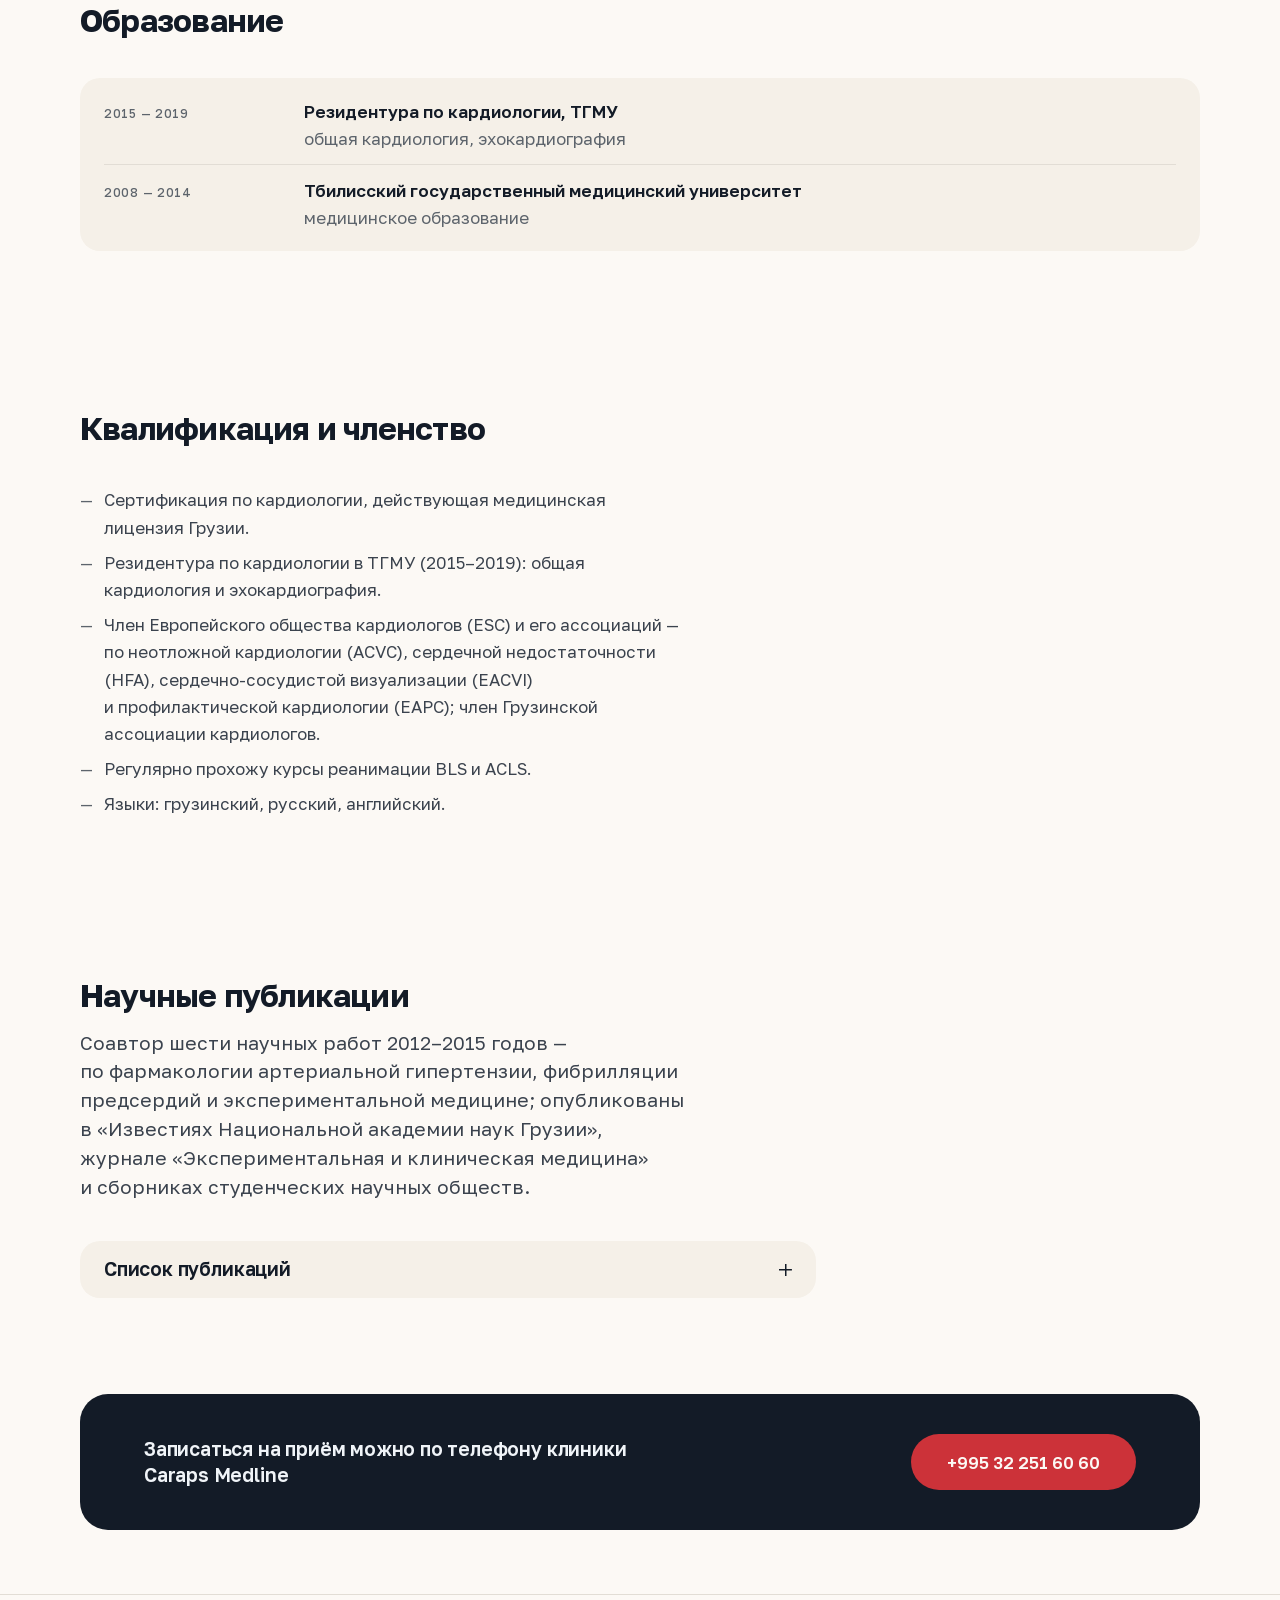
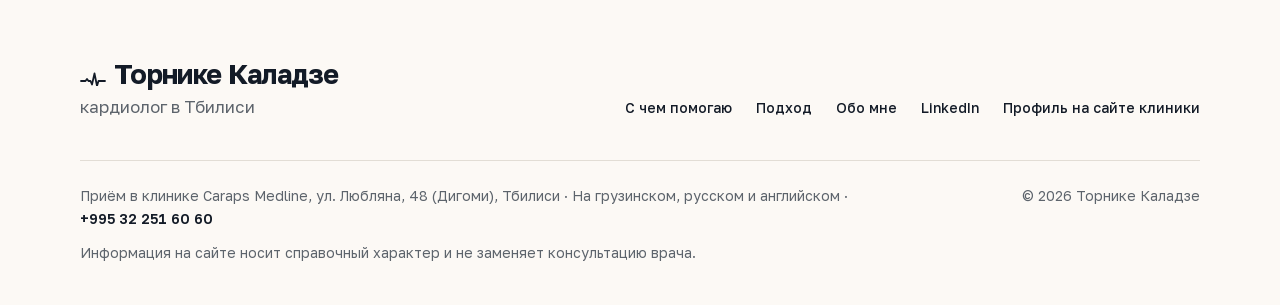
<file: ru/o-mne.html>
<!doctype html>
<html lang="ru">
<head>
<meta charset="utf-8">
<meta name="viewport" content="width=device-width, initial-scale=1, viewport-fit=cover">
<title>Торнике Каладзе — кардиолог в Тбилиси: опыт и квалификация</title>
<meta name="description" content="Кардиолог Торнике Каладзе: резидентура по кардиологии в ТГМУ, в кардиологии с 2011 года — клиника Аладашвили, New Hospitals, American Hospital Tbilisi; сейчас Caraps Medline и преподавание клинической фармакологии в ТГМУ. Член ESC.">
<meta name="robots" content="index, follow">
<link rel="canonical" href="https://drkaladze.com/ru/o-mne.html">
<link rel="alternate" hreflang="ka" href="https://drkaladze.com/o-mne.html">
<link rel="alternate" hreflang="ru" href="https://drkaladze.com/ru/o-mne.html">
<link rel="alternate" hreflang="en" href="https://drkaladze.com/en/o-mne.html">
<link rel="alternate" hreflang="x-default" href="https://drkaladze.com/o-mne.html">
<meta name="theme-color" content="#fbf9f5">
<link rel="icon" href="/favicon.svg" type="image/svg+xml">
<link rel="apple-touch-icon" href="/apple-touch-icon.png">
<meta property="og:type" content="profile">
<meta property="og:locale" content="ru_RU">
<meta property="og:site_name" content="Торнике Каладзе">
<meta property="og:title" content="Торнике Каладзе — кардиолог в Тбилиси: опыт и квалификация">
<meta property="og:description" content="Кардиолог Торнике Каладзе: резидентура по кардиологии в ТГМУ, в кардиологии с 2011 года — клиника Аладашвили, New Hospitals, American Hospital Tbilisi; сейчас Caraps Medline и преподавание клинической фармакологии в ТГМУ. Член ESC.">
<meta property="og:url" content="https://drkaladze.com/ru/o-mne.html">
<meta property="og:image" content="https://drkaladze.com/og-image-ru.png">
<meta property="og:image:alt" content="Торнике Каладзе — кардиолог в Тбилиси">
<meta property="og:image:width" content="1200">
<meta property="og:image:height" content="630">
<meta name="twitter:card" content="summary_large_image">
<link rel="preload" href="/fonts/golos-var.woff2" as="font" type="font/woff2" crossorigin>
<link rel="stylesheet" href="/fonts/fonts.css?v=13152110">
<link rel="stylesheet" href="/style.css?v=e96a90bd">
<script src="/site.js?v=8141cb54" defer></script>
<script type="application/ld+json">
{
  "@context": "https://schema.org",
  "@type": "Physician",
  "name": "Торнике Каладзе",
  "alternateName": [
    "თორნიკე კალაძე",
    "Tornike Kaladze"
  ],
  "url": "https://drkaladze.com/ru/",
  "description": "Кардиолог Торнике Каладзе: амбулаторная и диагностическая кардиология в клинике Caraps Medline (Дигоми), Тбилиси. Приём на грузинском, русском и английском. Запись: +995 32 251 60 60.",
  "image": "https://drkaladze.com/img/tornike-600.jpg",
  "medicalSpecialty": "Cardiovascular",
  "knowsLanguage": [
    "ka",
    "ru",
    "en"
  ],
  "telephone": "+995 32 251 60 60",
  "address": {
    "@type": "PostalAddress",
    "streetAddress": "ул. Любляна, 48",
    "addressLocality": "Тбилиси",
    "addressCountry": "GE"
  },
  "areaServed": {
    "@type": "City",
    "name": "Тбилиси"
  },
  "hospitalAffiliation": {
    "@type": "Hospital",
    "name": "Caraps Medline",
    "url": "https://carapsmedline.ge",
    "telephone": "+995 32 251 60 60",
    "address": {
      "@type": "PostalAddress",
      "streetAddress": "ул. Любляна, 48",
      "addressLocality": "Тбилиси",
      "addressCountry": "GE"
    }
  },
  "sameAs": [
    "https://www.linkedin.com/in/tornike-kaladze-556090249/",
    "https://carapsmedline.ge/en/doctors/tornike-kaladze"
  ]
}
</script>
<script type="application/ld+json">
{
  "@context": "https://schema.org",
  "@type": "BreadcrumbList",
  "itemListElement": [
    {
      "@type": "ListItem",
      "position": 1,
      "name": "Главная",
      "item": "https://drkaladze.com/ru/"
    },
    {
      "@type": "ListItem",
      "position": 2,
      "name": "Обо мне",
      "item": "https://drkaladze.com/ru/o-mne.html"
    }
  ]
}
</script>
</head>
<body>
<a class="skip" href="#main">К содержанию</a>

<header class="nav">
  <div class="nav__inner">
    <a class="brand" href="/ru/"><svg class="mark" width="26" height="14" viewBox="0 0 26 14" aria-hidden="true"><path d="M1 9h4.5l1.5-2 1.5 2h2l1.5 3.5 2.5-11 2.5 12.5 1.5-5h6.5" fill="none" stroke="currentColor" stroke-width="1.8" stroke-linejoin="round" stroke-linecap="round"/></svg><span>Торнике Каладзе</span></a>
    <nav class="nav__links" aria-label="Разделы сайта">
      <a href="/ru/pomogayu.html">С чем помогаю</a>
      <a href="/ru/podhod.html">Подход</a>
      <a href="/ru/o-mne.html" aria-current="page">Обо мне</a>
    </nav>
    <nav class="lang" aria-label="Язык сайта"><a href="/o-mne.html" hreflang="ka" lang="ka">ქარ</a><a href="/ru/o-mne.html" hreflang="ru" lang="ru" aria-current="true">Рус</a><a href="/en/o-mne.html" hreflang="en" lang="en">Eng</a></nav>
    <a class="btn btn--ink" href="/ru/#zapis">Записаться</a>
  </div>
</header>

<main id="main">
<nav class="shell crumbs" aria-label="Вы здесь"><a href="/ru/">Главная</a><span aria-hidden="true">/</span><span aria-current="page">Обо мне</span></nav>
<header class="shell page-head page-head--portrait">
  <div>
    <h1 class="page-title">Торнике Каладзе, кардиолог</h1>
    <p class="page-lede">Кардиолог в&nbsp;клинике Caraps Medline и&nbsp;приглашённый лектор Тбилисского государственного медицинского университета по&nbsp;клинической фармакологии. Принимаю на&nbsp;грузинском, русском и&nbsp;английском.</p>
  </div>
  <figure class="portrait portrait--lg"><picture><source type="image/webp" srcset="/img/tornike-320.webp 320w, /img/tornike-600.webp 600w" sizes="(max-width: 60rem) 15rem, 17rem"><img src="/img/tornike-600.jpg" srcset="/img/tornike-320.jpg 320w, /img/tornike-600.jpg 600w" sizes="(max-width: 60rem) 15rem, 17rem" width="600" height="750" alt="Торнике Каладзе, кардиолог" loading="lazy"></picture></figure>
</header>

<section class="section" aria-labelledby="exp-h">
  <div class="shell">
    <div class="section__head">
      <h2 id="exp-h">Опыт</h2>
      <p class="section__intro">В&nbsp;кардиологии с&nbsp;2011&nbsp;года&nbsp;— в&nbsp;клиниках Тбилиси: от&nbsp;реанимации и&nbsp;кардиохирургических отделений до&nbsp;амбулаторного приёма.</p>
    </div>
    <ol class="timeline">
      <li class="tl tl--now"><span class="tl__years">2024 —</span><span><span class="tl__place">Caraps Medline</span><span class="tl__role">кардиолог</span></span></li>
      <li class="tl tl--now"><span class="tl__years">2024 —</span><span><span class="tl__place">Тбилисский государственный медицинский университет</span><span class="tl__role">приглашённый лектор, клиническая фармакология</span></span></li>
      <li class="tl"><span class="tl__years">2024 — 2026</span><span><span class="tl__place">Медицинский центр Давида Татишвили</span><span class="tl__role">кардиолог, амбулаторный приём</span></span></li>
      <li class="tl"><span class="tl__years">2023 — 2024</span><span><span class="tl__place">Jerarsi Clinic</span><span class="tl__role">кардиолог&nbsp;— отделения интенсивной кардиологии и&nbsp;кардиохирургии, стационар, амбулаторный приём</span></span></li>
      <li class="tl"><span class="tl__years">2021 — 2023</span><span><span class="tl__place">American Hospital Tbilisi</span><span class="tl__role">кардиолог&nbsp;— отделения интенсивной кардиологии и&nbsp;кардиохирургии, стационар, амбулаторный приём</span></span></li>
      <li class="tl"><span class="tl__years">2015 — 2019</span><span><span class="tl__place">New Hospitals</span><span class="tl__role">младший врач-кардиолог&nbsp;— кардиоинтенсивная терапия и&nbsp;кардиологический стационар</span></span></li>
      <li class="tl"><span class="tl__years">2011 — 2014</span><span><span class="tl__place">Кардиореабилитационный центр · Первая университетская клиника</span><span class="tl__role">младший врач-кардиолог&nbsp;— кардиоинтенсивная терапия и&nbsp;кардиологический стационар</span></span></li>
      <li class="tl"><span class="tl__years">2011 — 2014</span><span><span class="tl__place">Клиника Аладашвили</span><span class="tl__role">младший врач-кардиолог&nbsp;— кардиоинтенсивная терапия и&nbsp;кардиологический стационар</span></span></li>
    </ol>
  </div>
</section>

<section class="section" aria-labelledby="edu-h">
  <div class="shell">
    <div class="section__head">
      <h2 id="edu-h">Образование</h2>
    </div>
    <ol class="timeline">
      <li class="tl"><span class="tl__years">2015 — 2019</span><span><span class="tl__place">Резидентура по&nbsp;кардиологии, ТГМУ</span><span class="tl__role">общая кардиология, эхокардиография</span></span></li>
      <li class="tl"><span class="tl__years">2008 — 2014</span><span><span class="tl__place">Тбилисский государственный медицинский университет</span><span class="tl__role">медицинское образование</span></span></li>
    </ol>
  </div>
</section>

<section class="section" aria-labelledby="qual-h">
  <div class="shell">
    <div class="section__head">
      <h2 id="qual-h">Квалификация и&nbsp;членство</h2>
    </div>
    <ul class="plain">
      <li>Сертификация по&nbsp;кардиологии, действующая медицинская лицензия Грузии.</li>
      <li>Резидентура по&nbsp;кардиологии в&nbsp;ТГМУ (2015–2019): общая кардиология и&nbsp;эхокардиография.</li>
      <li>Член Европейского общества кардиологов (ESC) и&nbsp;его ассоциаций&nbsp;— по&nbsp;неотложной кардиологии (ACVC), сердечной недостаточности (HFA), сердечно-сосудистой визуализации (EACVI) и&nbsp;профилактической кардиологии (EAPC); член Грузинской ассоциации кардиологов.</li>
      <li>Регулярно прохожу курсы реанимации BLS и&nbsp;ACLS.</li>
      <li>Языки: грузинский, русский, английский.</li>
    </ul>
  </div>
</section>

<section class="section" aria-labelledby="pub-h">
  <div class="shell">
    <div class="section__head">
      <h2 id="pub-h">Научные публикации</h2>
      <p class="section__intro">Соавтор шести научных работ 2012–2015&nbsp;годов&nbsp;— по&nbsp;фармакологии артериальной гипертензии, фибрилляции предсердий и&nbsp;экспериментальной медицине; опубликованы в&nbsp;«Известиях Национальной академии наук Грузии», журнале «Экспериментальная и&nbsp;клиническая медицина» и&nbsp;сборниках студенческих научных обществ.</p>
    </div>
    <div class="faq">
      <details>
        <summary>Список публикаций</summary>
        <div class="faq__a">
          <ul class="plain pubs" lang="en">
            <li><b>2012</b> — Comparative study of influence of Aliskiren, Enalapril, Losartan and Enalapril/Losartan combination on blood coagulation, morphological changes in myocardium and lipid content in rats with DOCA-salt hypertension. N. Gongadze, L. Gabunia, R. Rukhadze, K. Gambashidze, T. Kaladze, A. Dgebuadze, E. Gogokhia. <i>Proc. Georgian Nat. Acad. Sci., Biomed. Series</i>, 2012, vol. 38, No 5–6.</li>
            <li><b>2012</b> — The influence of Enalapril on baroreflex sensitivity, vagal nerve activity and cyclic guanylate cyclase function in hypertensive rats. T. Kaladze, A. Dgebuadze, N. Gongadze, L. Gabunia, M. Marziashvili, M. Gogolauri, T. Makharadze. <i>Official Journal of the CIS Society of Allergology and Immunology</i>, 2012, vol. 13, No 3.</li>
            <li><b>2013</b> — Prevalence of atrial fibrillation in Tbilisi in the first quarter of 2013. Abstract book, Students’ Scientific Society of Tbilisi State Medical University.</li>
            <li><b>2014</b> — The influence of tobacco smoke on the respiratory tract of laboratory mice. T. Kaladze, M. Okhanashvili, T. Gelashvili, M. Janjgava. Abstract book, Students’ Scientific Society of Tbilisi State Medical University.</li>
            <li><b>2014</b> — Anti-cancer efficacy of bacteriophages and bacterial phage lysates: in vivo experimental studies. K. Ghambashidze, N. Bezhitashvili, N. Phkhaladze, T. Azaladze, D. Karkarashvili, T. Kaladze. <i>Experimental and Clinical Medicine</i>, 2014, No 3, p. 64.</li>
            <li><b>2015</b> — Comparative study of influence of Aliskiren, Enalapril, Losartan and Enalapril/Losartan combination on blood coagulation, morphological changes in myocardium and lipid content in rats with DOCA-salt hypertension. T. Kaladze, E. Varazi. Abstract book of the 2nd International Medical Congress for Students and Young Scientists, <i>Hyst — The Ukrainian Student Medical Journal</i>, 2015, No 17.</li>
          </ul>
        </div>
      </details>
    </div>
  </div>
</section>

<div class="shell">
  <div class="cta-band">
    <p>Записаться на&nbsp;приём можно по&nbsp;телефону клиники Caraps Medline</p>
    <a class="btn btn--big" href="tel:+995322516060">+995 32 251 60 60</a>
  </div>
</div>
</main>

<footer class="foot">
  <div class="shell">
    <div class="foot__mast">
      <div>
        <p class="foot__name"><svg class="mark" width="26" height="14" viewBox="0 0 26 14" aria-hidden="true"><path d="M1 9h4.5l1.5-2 1.5 2h2l1.5 3.5 2.5-11 2.5 12.5 1.5-5h6.5" fill="none" stroke="currentColor" stroke-width="1.8" stroke-linejoin="round" stroke-linecap="round"/></svg>Торнике Каладзе</p>
        <p class="foot__role">кардиолог в Тбилиси</p>
      </div>
      <nav aria-label="Ещё на сайте"><ul class="foot__links"><li><a href="/ru/pomogayu.html">С чем помогаю</a></li><li><a href="/ru/podhod.html">Подход</a></li><li><a href="/ru/o-mne.html">Обо мне</a></li><li><a href="https://www.linkedin.com/in/tornike-kaladze-556090249/" rel="me">LinkedIn</a></li><li><a href="https://carapsmedline.ge/en/doctors/tornike-kaladze">Профиль на сайте клиники</a></li></ul></nav>
    </div>
    <div class="foot__meta">
      <p>Приём в клинике Caraps Medline, ул. Любляна, 48 (Дигоми), Тбилиси · На грузинском, русском и английском · <a class="foot__phone" href="tel:+995322516060">+995 32 251 60 60</a></p>
      <p>© 2026 Торнике Каладзе</p>
      <p>Информация на сайте носит справочный характер и не заменяет консультацию врача.</p>
    </div>
  </div>
</footer>

</body>
</html>
</file>
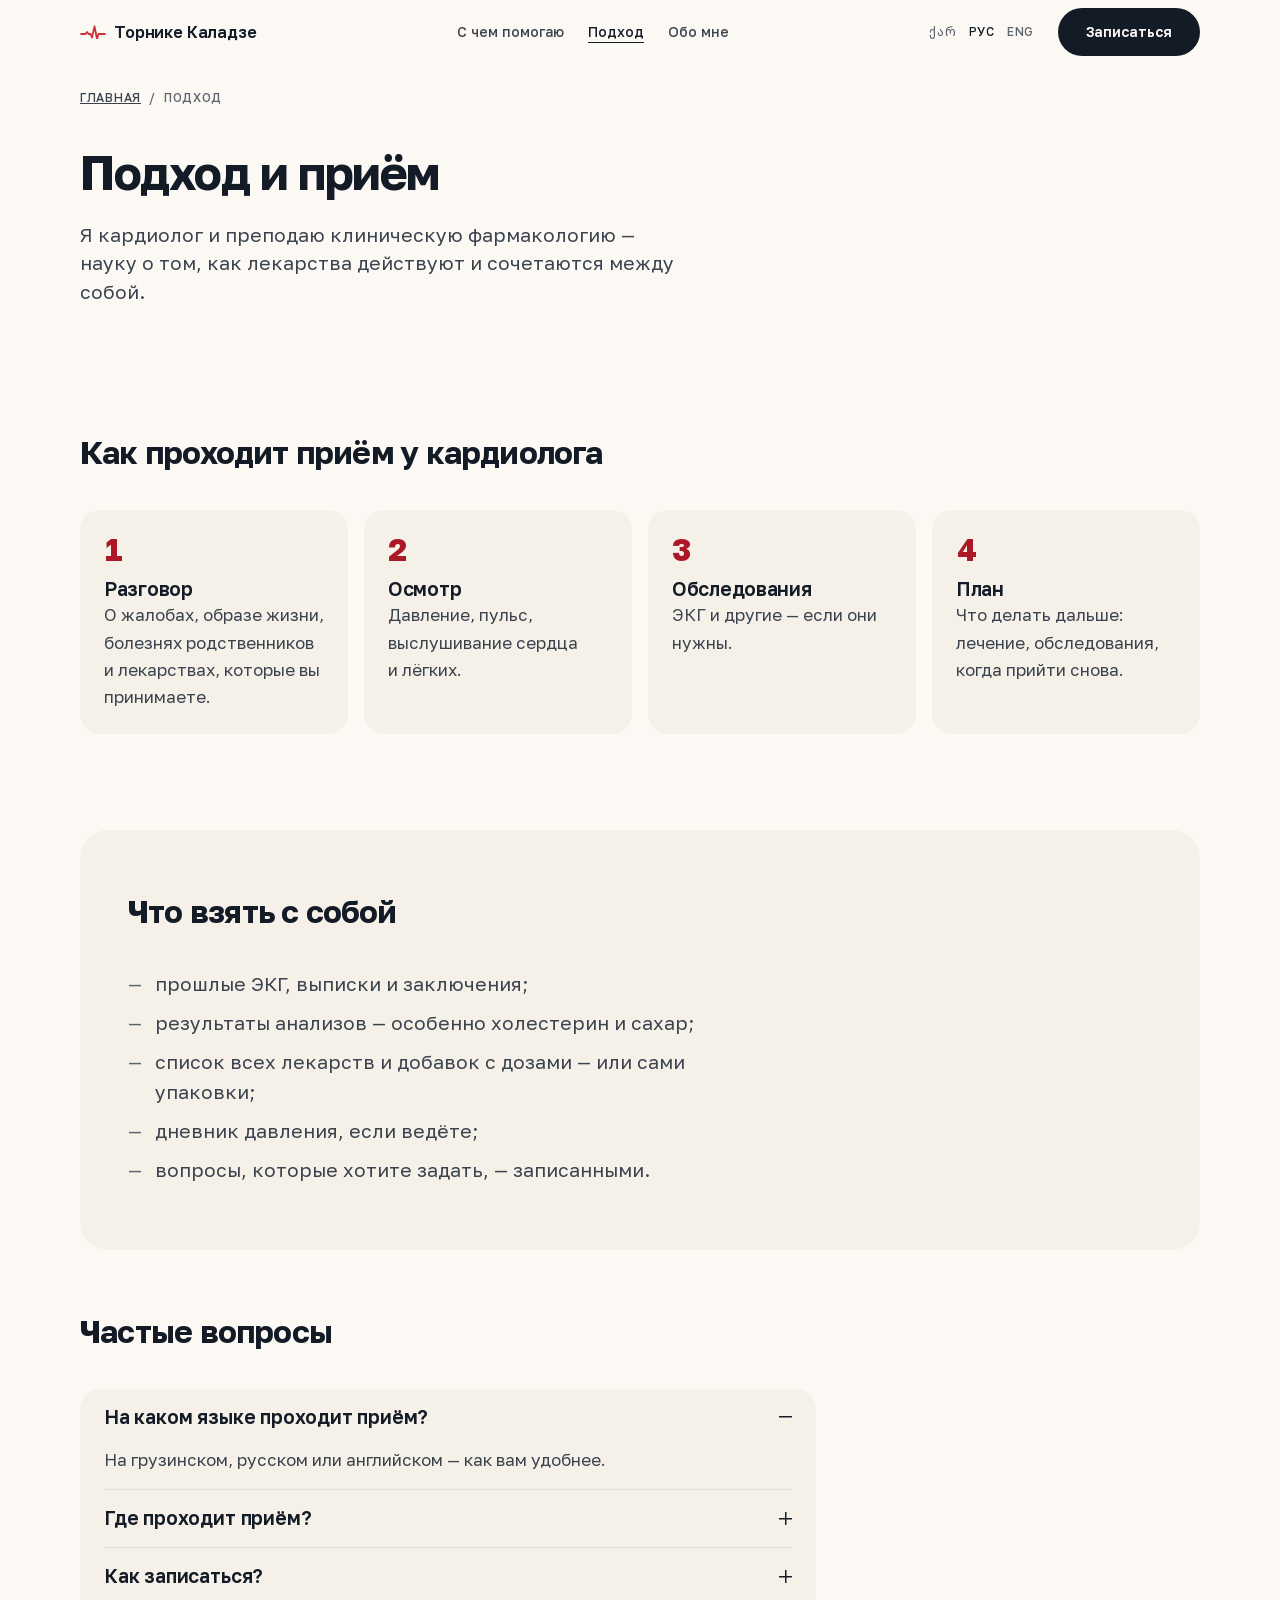
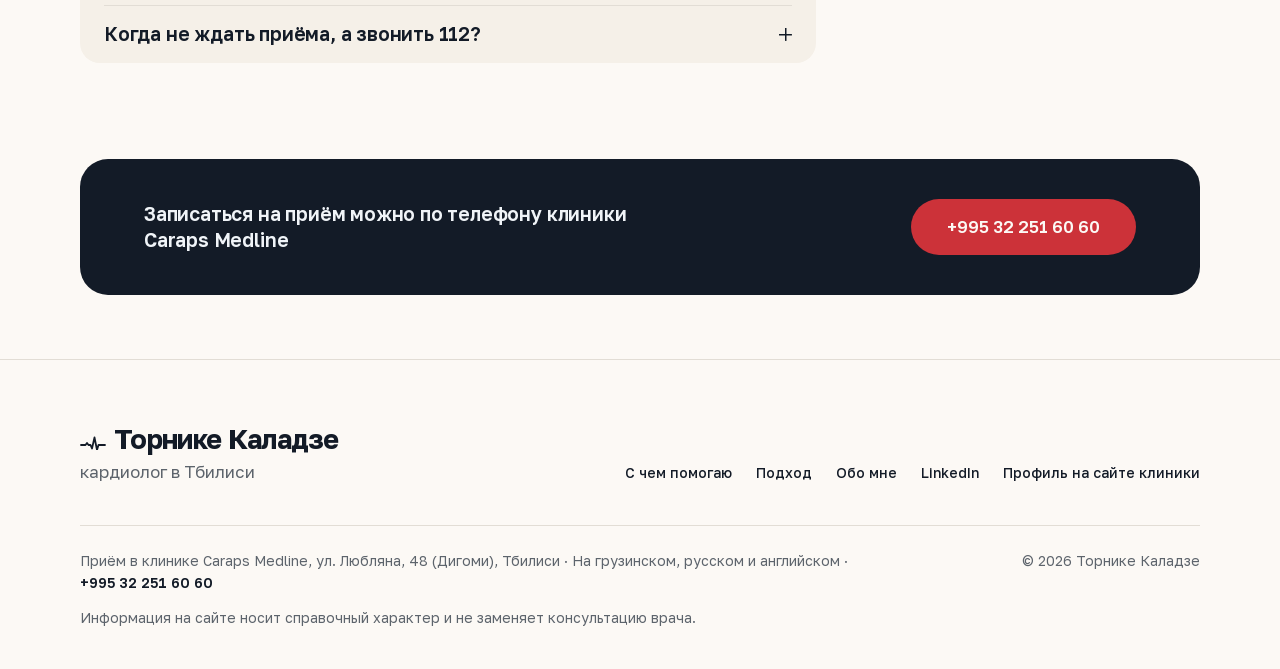
<file: ru/podhod.html>
<!doctype html>
<html lang="ru">
<head>
<meta charset="utf-8">
<meta name="viewport" content="width=device-width, initial-scale=1, viewport-fit=cover">
<title>Подход и частые вопросы — кардиолог Торнике Каладзе</title>
<meta name="description" content="Как проходит приём у кардиолога Торнике Каладзе в Тбилиси: на каком языке, где и как записаться.">
<meta name="robots" content="index, follow">
<link rel="canonical" href="https://drkaladze.com/ru/podhod.html">
<link rel="alternate" hreflang="ka" href="https://drkaladze.com/podhod.html">
<link rel="alternate" hreflang="ru" href="https://drkaladze.com/ru/podhod.html">
<link rel="alternate" hreflang="en" href="https://drkaladze.com/en/podhod.html">
<link rel="alternate" hreflang="x-default" href="https://drkaladze.com/podhod.html">
<meta name="theme-color" content="#fbf9f5">
<link rel="icon" href="/favicon.svg" type="image/svg+xml">
<link rel="apple-touch-icon" href="/apple-touch-icon.png">
<meta property="og:type" content="profile">
<meta property="og:locale" content="ru_RU">
<meta property="og:site_name" content="Торнике Каладзе">
<meta property="og:title" content="Подход и частые вопросы — кардиолог Торнике Каладзе">
<meta property="og:description" content="Как проходит приём у кардиолога Торнике Каладзе в Тбилиси: на каком языке, где и как записаться.">
<meta property="og:url" content="https://drkaladze.com/ru/podhod.html">
<meta property="og:image" content="https://drkaladze.com/og-image-ru.png">
<meta property="og:image:alt" content="Торнике Каладзе — кардиолог в Тбилиси">
<meta property="og:image:width" content="1200">
<meta property="og:image:height" content="630">
<meta name="twitter:card" content="summary_large_image">
<link rel="preload" href="/fonts/golos-var.woff2" as="font" type="font/woff2" crossorigin>
<link rel="stylesheet" href="/fonts/fonts.css?v=13152110">
<link rel="stylesheet" href="/style.css?v=e96a90bd">
<script src="/site.js?v=8141cb54" defer></script>
<script type="application/ld+json">
{
  "@context": "https://schema.org",
  "@type": "BreadcrumbList",
  "itemListElement": [
    {
      "@type": "ListItem",
      "position": 1,
      "name": "Главная",
      "item": "https://drkaladze.com/ru/"
    },
    {
      "@type": "ListItem",
      "position": 2,
      "name": "Подход",
      "item": "https://drkaladze.com/ru/podhod.html"
    }
  ]
}
</script>
<script type="application/ld+json">
{
  "@context": "https://schema.org",
  "@type": "FAQPage",
  "mainEntity": [
    {
      "@type": "Question",
      "name": "На каком языке проходит приём?",
      "acceptedAnswer": {
        "@type": "Answer",
        "text": "На грузинском, русском или английском — как вам удобнее."
      }
    },
    {
      "@type": "Question",
      "name": "Где проходит приём?",
      "acceptedAnswer": {
        "@type": "Answer",
        "text": "В клинике Caraps Medline, филиал Дигоми: ул. Любляна, 48, Тбилиси. Дни и часы приёма уточните при записи."
      }
    },
    {
      "@type": "Question",
      "name": "Как записаться?",
      "acceptedAnswer": {
        "@type": "Answer",
        "text": "По телефону клиники: +995 32 251 60 60. Если у вас есть грузинский личный номер — можно онлайн, через портал клиники MyHealth."
      }
    },
    {
      "@type": "Question",
      "name": "Когда не ждать приёма, а звонить 112?",
      "acceptedAnswer": {
        "@type": "Answer",
        "text": "Если боль в груди сильная и длится дольше нескольких минут, отдаёт в руку, челюсть или спину; если внезапно появилась сильная одышка, слабость в руке или ноге, опустился угол рта или нарушилась речь; если человек потерял сознание — звоните 112."
      }
    }
  ]
}
</script>
</head>
<body>
<a class="skip" href="#main">К содержанию</a>

<header class="nav">
  <div class="nav__inner">
    <a class="brand" href="/ru/"><svg class="mark" width="26" height="14" viewBox="0 0 26 14" aria-hidden="true"><path d="M1 9h4.5l1.5-2 1.5 2h2l1.5 3.5 2.5-11 2.5 12.5 1.5-5h6.5" fill="none" stroke="currentColor" stroke-width="1.8" stroke-linejoin="round" stroke-linecap="round"/></svg><span>Торнике Каладзе</span></a>
    <nav class="nav__links" aria-label="Разделы сайта">
      <a href="/ru/pomogayu.html">С чем помогаю</a>
      <a href="/ru/podhod.html" aria-current="page">Подход</a>
      <a href="/ru/o-mne.html">Обо мне</a>
    </nav>
    <nav class="lang" aria-label="Язык сайта"><a href="/podhod.html" hreflang="ka" lang="ka">ქარ</a><a href="/ru/podhod.html" hreflang="ru" lang="ru" aria-current="true">Рус</a><a href="/en/podhod.html" hreflang="en" lang="en">Eng</a></nav>
    <a class="btn btn--ink" href="/ru/#zapis">Записаться</a>
  </div>
</header>

<main id="main">
<nav class="shell crumbs" aria-label="Вы здесь"><a href="/ru/">Главная</a><span aria-hidden="true">/</span><span aria-current="page">Подход</span></nav>
<header class="shell page-head">
  <h1 class="page-title">Подход и&nbsp;приём</h1>
  <p class="page-lede">Я&nbsp;кардиолог и&nbsp;преподаю клиническую фармакологию&nbsp;— науку о&nbsp;том, как лекарства действуют и&nbsp;сочетаются между собой.</p>
</header>

<section class="section" aria-labelledby="visit-h">
  <div class="shell">
    <div class="section__head">
      <h2 id="visit-h">Как проходит приём у&nbsp;кардиолога</h2>
    </div>
    <ol class="steps">
      <li class="step"><span class="step__n">1</span><div><h3>Разговор</h3>
        <p>О&nbsp;жалобах, образе жизни, болезнях родственников и&nbsp;лекарствах, которые вы принимаете.</p></div></li>
      <li class="step"><span class="step__n">2</span><div><h3>Осмотр</h3>
        <p>Давление, пульс, выслушивание сердца и&nbsp;лёгких.</p></div></li>
      <li class="step"><span class="step__n">3</span><div><h3>Обследования</h3>
        <p>ЭКГ и&nbsp;другие&nbsp;— если они нужны.</p></div></li>
      <li class="step"><span class="step__n">4</span><div><h3>План</h3>
        <p>Что делать дальше: лечение, обследования, когда прийти снова.</p></div></li>
    </ol>
  </div>
</section>

<section class="section section--tint" aria-labelledby="bring-h">
  <div class="shell">
    <div class="section__head">
      <h2 id="bring-h">Что взять с&nbsp;собой</h2>
    </div>
    <ul class="plain bring">
      <li>прошлые ЭКГ, выписки и&nbsp;заключения;</li>
      <li>результаты анализов&nbsp;— особенно холестерин и&nbsp;сахар;</li>
      <li>список всех лекарств и&nbsp;добавок с&nbsp;дозами&nbsp;— или сами упаковки;</li>
      <li>дневник давления, если ведёте;</li>
      <li>вопросы, которые хотите задать,&nbsp;— записанными.</li>
    </ul>
  </div>
</section>

<section class="section" aria-labelledby="faq-h">
  <div class="shell">
    <div class="section__head">
      <h2 id="faq-h">Частые вопросы</h2>
    </div>
    <div class="faq">
      <details open>
        <summary>На&nbsp;каком языке проходит приём?</summary>
        <div class="faq__a"><p>На&nbsp;грузинском, русском или английском&nbsp;— как вам удобнее.</p></div>
      </details>
      <details>
        <summary>Где проходит приём?</summary>
        <div class="faq__a"><p>В&nbsp;клинике Caraps Medline, филиал Дигоми: ул.&nbsp;Любляна,&nbsp;48, Тбилиси. Дни и&nbsp;часы приёма уточните при записи.</p></div>
      </details>
      <details>
        <summary>Как записаться?</summary>
        <div class="faq__a"><p>По&nbsp;телефону клиники: <a class="textlink" href="tel:+995322516060">+995 32 251 60 60</a>. Если у&nbsp;вас есть грузинский личный номер&nbsp;— можно онлайн, через портал клиники <a class="textlink" href="https://myhealth.carapsmedline.ge/" rel="noopener">MyHealth</a>.</p></div>
      </details>
      <details>
        <summary>Когда не&nbsp;ждать приёма, а&nbsp;звонить 112?</summary>
        <div class="faq__a"><p>Если боль в&nbsp;груди сильная и&nbsp;длится дольше нескольких минут, отдаёт в&nbsp;руку, челюсть или спину; если внезапно появилась сильная одышка, слабость в&nbsp;руке или ноге, опустился угол рта или нарушилась речь; если человек потерял сознание&nbsp;— звоните 112.</p></div>
      </details>
    </div>
  </div>
</section>

<div class="shell">
  <div class="cta-band">
    <p>Записаться на&nbsp;приём можно по&nbsp;телефону клиники Caraps Medline</p>
    <a class="btn btn--big" href="tel:+995322516060">+995 32 251 60 60</a>
  </div>
</div>
</main>

<footer class="foot">
  <div class="shell">
    <div class="foot__mast">
      <div>
        <p class="foot__name"><svg class="mark" width="26" height="14" viewBox="0 0 26 14" aria-hidden="true"><path d="M1 9h4.5l1.5-2 1.5 2h2l1.5 3.5 2.5-11 2.5 12.5 1.5-5h6.5" fill="none" stroke="currentColor" stroke-width="1.8" stroke-linejoin="round" stroke-linecap="round"/></svg>Торнике Каладзе</p>
        <p class="foot__role">кардиолог в Тбилиси</p>
      </div>
      <nav aria-label="Ещё на сайте"><ul class="foot__links"><li><a href="/ru/pomogayu.html">С чем помогаю</a></li><li><a href="/ru/podhod.html">Подход</a></li><li><a href="/ru/o-mne.html">Обо мне</a></li><li><a href="https://www.linkedin.com/in/tornike-kaladze-556090249/" rel="me">LinkedIn</a></li><li><a href="https://carapsmedline.ge/en/doctors/tornike-kaladze">Профиль на сайте клиники</a></li></ul></nav>
    </div>
    <div class="foot__meta">
      <p>Приём в клинике Caraps Medline, ул. Любляна, 48 (Дигоми), Тбилиси · На грузинском, русском и английском · <a class="foot__phone" href="tel:+995322516060">+995 32 251 60 60</a></p>
      <p>© 2026 Торнике Каладзе</p>
      <p>Информация на сайте носит справочный характер и не заменяет консультацию врача.</p>
    </div>
  </div>
</footer>

</body>
</html>
</file>
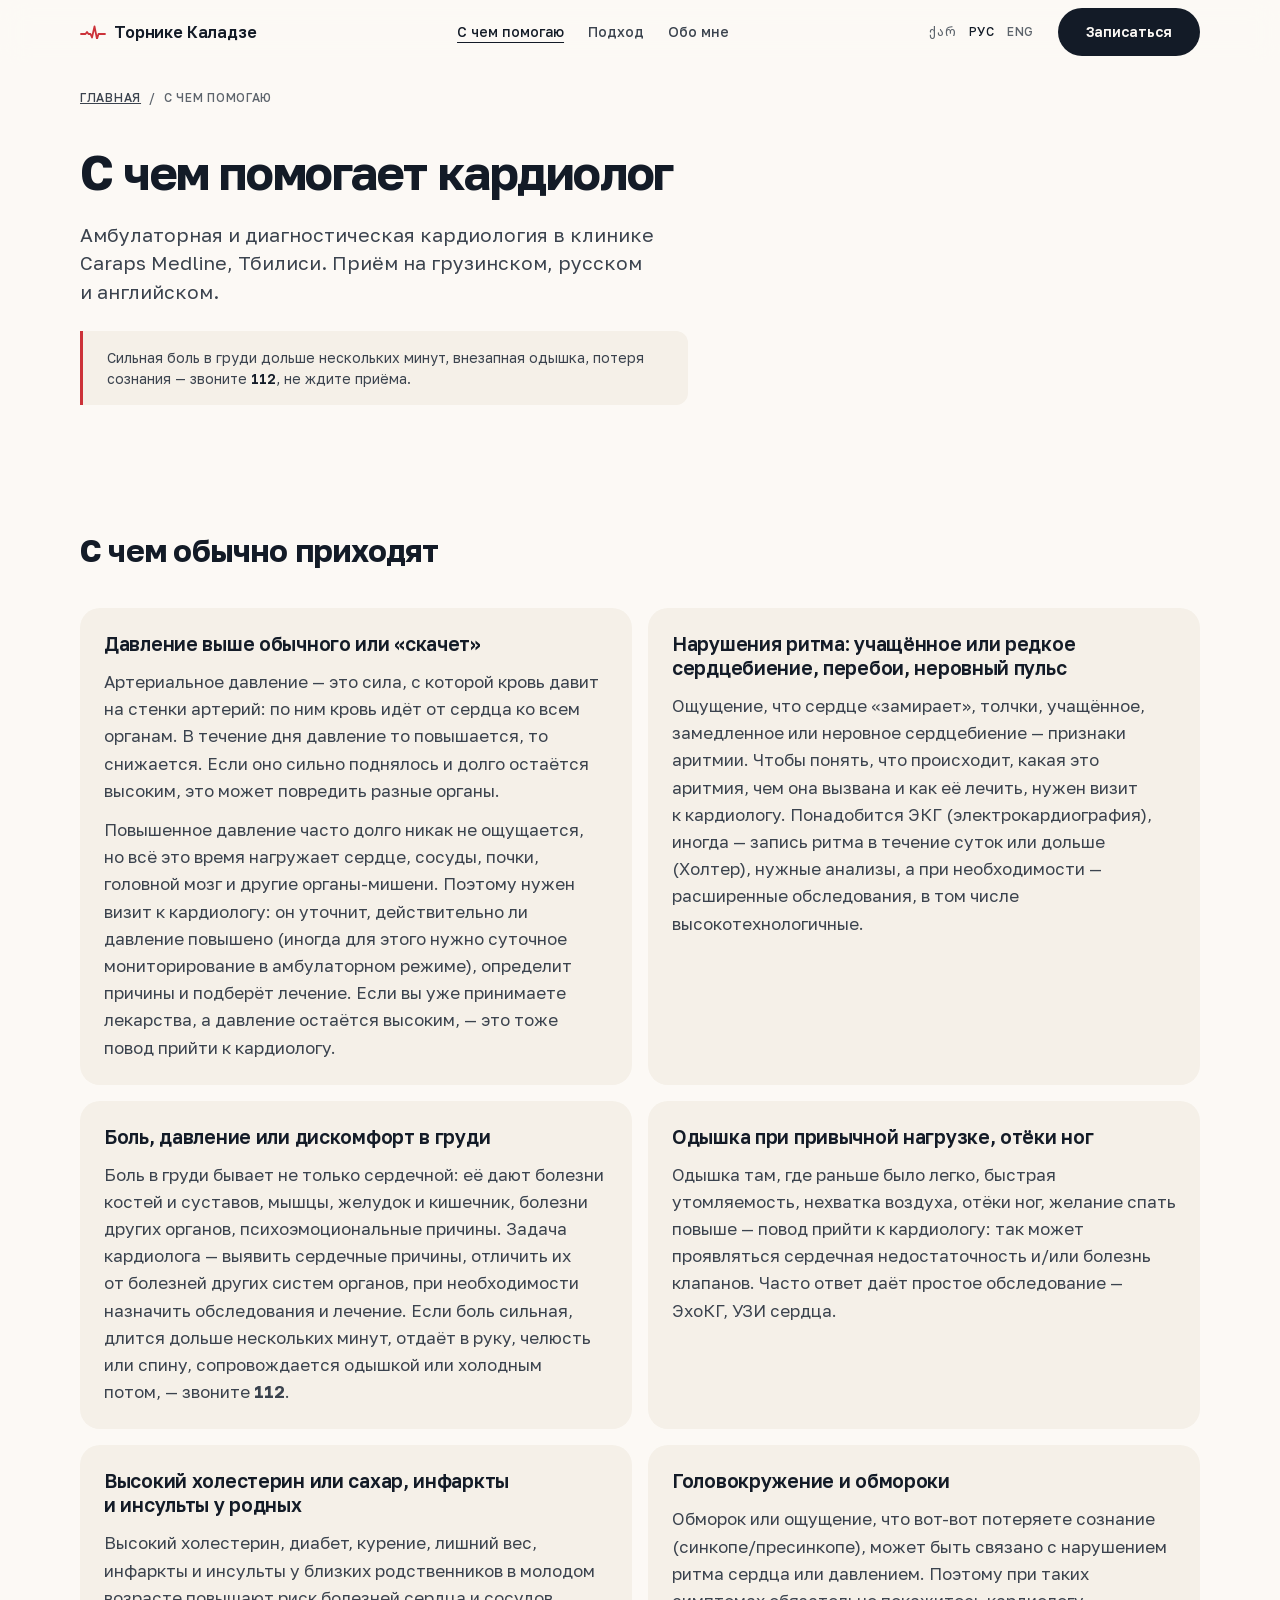
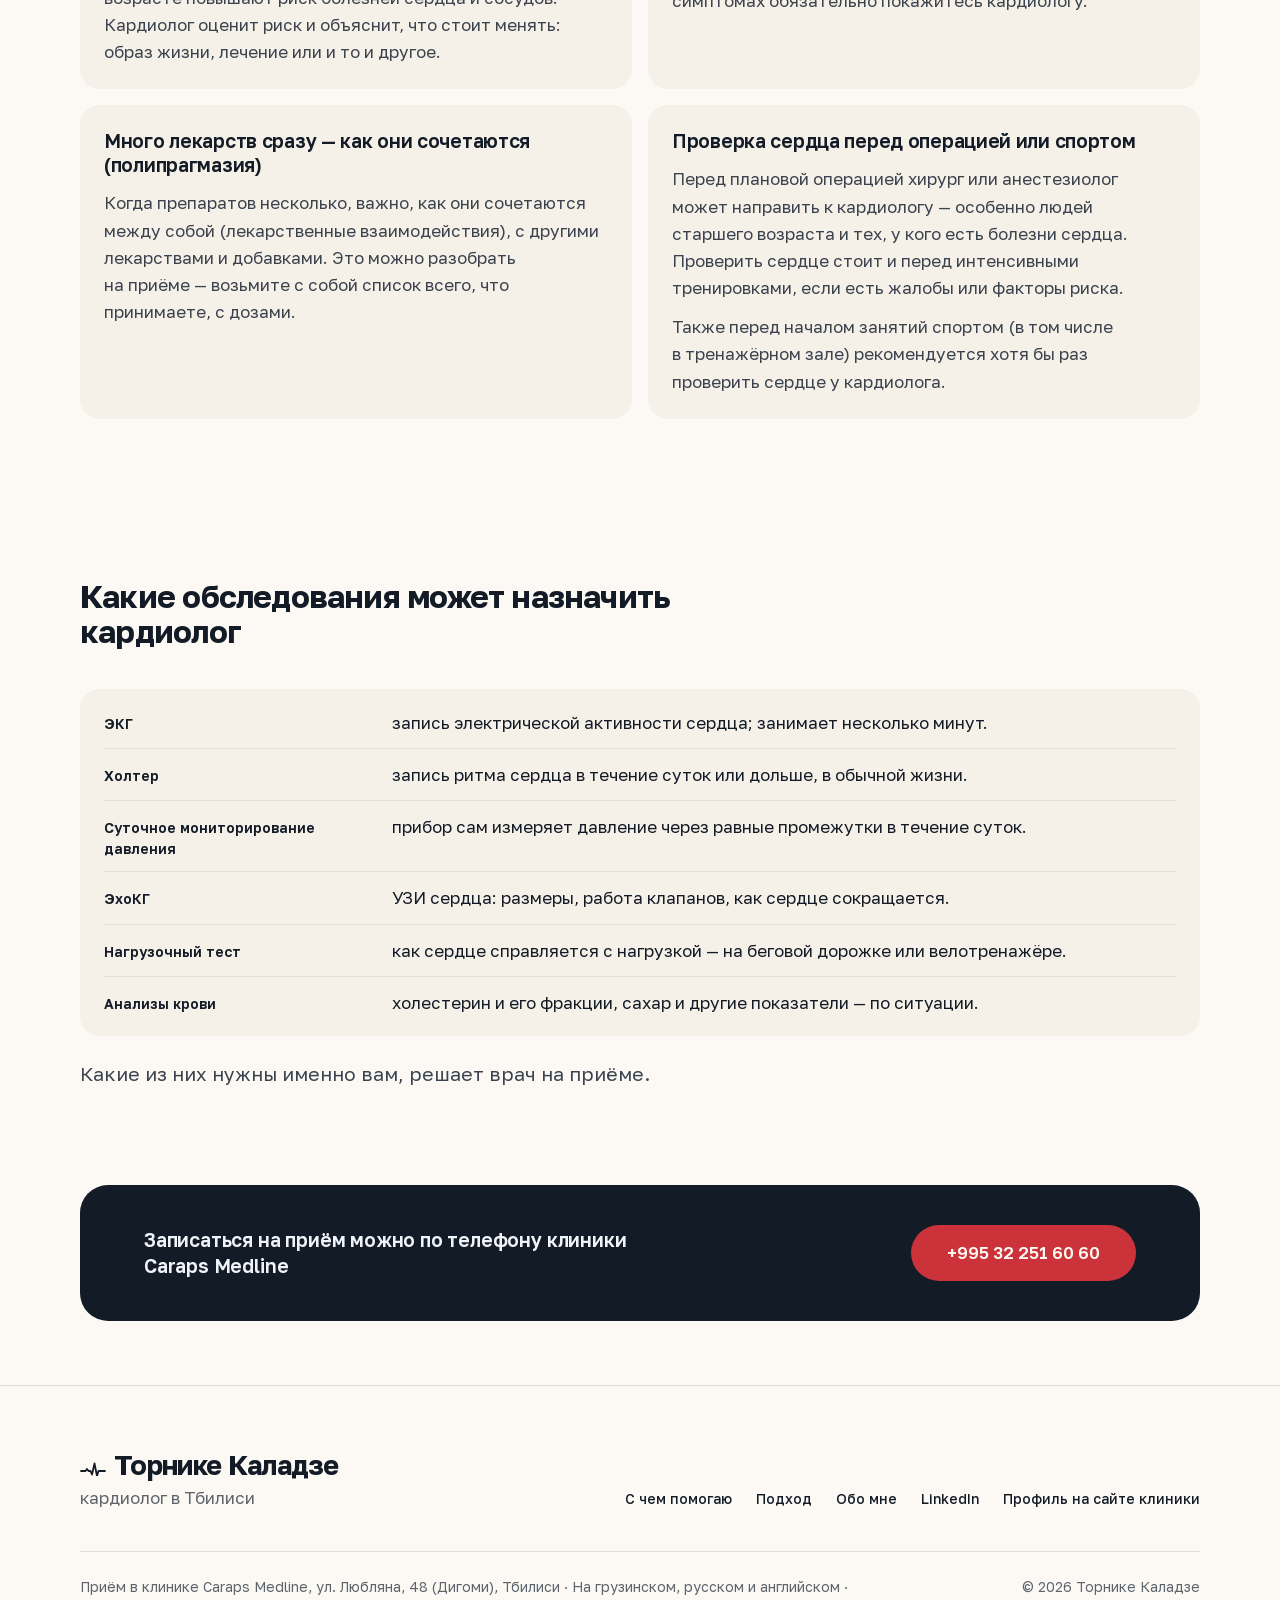
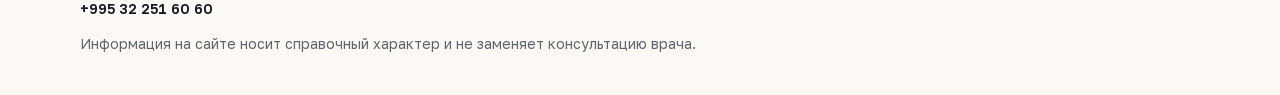
<file: ru/pomogayu.html>
<!doctype html>
<html lang="ru">
<head>
<meta charset="utf-8">
<meta name="viewport" content="width=device-width, initial-scale=1, viewport-fit=cover">
<title>С чем помогает кардиолог — Торнике Каладзе, Тбилиси</title>
<meta name="description" content="С какими жалобами и состояниями обращаться к кардиологу Торнике Каладзе в Тбилиси: амбулаторная и диагностическая кардиология в клинике Caraps Medline.">
<meta name="robots" content="index, follow">
<link rel="canonical" href="https://drkaladze.com/ru/pomogayu.html">
<link rel="alternate" hreflang="ka" href="https://drkaladze.com/pomogayu.html">
<link rel="alternate" hreflang="ru" href="https://drkaladze.com/ru/pomogayu.html">
<link rel="alternate" hreflang="en" href="https://drkaladze.com/en/pomogayu.html">
<link rel="alternate" hreflang="x-default" href="https://drkaladze.com/pomogayu.html">
<meta name="theme-color" content="#fbf9f5">
<link rel="icon" href="/favicon.svg" type="image/svg+xml">
<link rel="apple-touch-icon" href="/apple-touch-icon.png">
<meta property="og:type" content="profile">
<meta property="og:locale" content="ru_RU">
<meta property="og:site_name" content="Торнике Каладзе">
<meta property="og:title" content="С чем помогает кардиолог — Торнике Каладзе, Тбилиси">
<meta property="og:description" content="С какими жалобами и состояниями обращаться к кардиологу Торнике Каладзе в Тбилиси: амбулаторная и диагностическая кардиология в клинике Caraps Medline.">
<meta property="og:url" content="https://drkaladze.com/ru/pomogayu.html">
<meta property="og:image" content="https://drkaladze.com/og-image-ru.png">
<meta property="og:image:alt" content="Торнике Каладзе — кардиолог в Тбилиси">
<meta property="og:image:width" content="1200">
<meta property="og:image:height" content="630">
<meta name="twitter:card" content="summary_large_image">
<link rel="preload" href="/fonts/golos-var.woff2" as="font" type="font/woff2" crossorigin>
<link rel="stylesheet" href="/fonts/fonts.css?v=13152110">
<link rel="stylesheet" href="/style.css?v=e96a90bd">
<script src="/site.js?v=8141cb54" defer></script>
<script type="application/ld+json">
{
  "@context": "https://schema.org",
  "@type": "BreadcrumbList",
  "itemListElement": [
    {
      "@type": "ListItem",
      "position": 1,
      "name": "Главная",
      "item": "https://drkaladze.com/ru/"
    },
    {
      "@type": "ListItem",
      "position": 2,
      "name": "С чем помогаю",
      "item": "https://drkaladze.com/ru/pomogayu.html"
    }
  ]
}
</script>
</head>
<body>
<a class="skip" href="#main">К содержанию</a>

<header class="nav">
  <div class="nav__inner">
    <a class="brand" href="/ru/"><svg class="mark" width="26" height="14" viewBox="0 0 26 14" aria-hidden="true"><path d="M1 9h4.5l1.5-2 1.5 2h2l1.5 3.5 2.5-11 2.5 12.5 1.5-5h6.5" fill="none" stroke="currentColor" stroke-width="1.8" stroke-linejoin="round" stroke-linecap="round"/></svg><span>Торнике Каладзе</span></a>
    <nav class="nav__links" aria-label="Разделы сайта">
      <a href="/ru/pomogayu.html" aria-current="page">С чем помогаю</a>
      <a href="/ru/podhod.html">Подход</a>
      <a href="/ru/o-mne.html">Обо мне</a>
    </nav>
    <nav class="lang" aria-label="Язык сайта"><a href="/pomogayu.html" hreflang="ka" lang="ka">ქარ</a><a href="/ru/pomogayu.html" hreflang="ru" lang="ru" aria-current="true">Рус</a><a href="/en/pomogayu.html" hreflang="en" lang="en">Eng</a></nav>
    <a class="btn btn--ink" href="/ru/#zapis">Записаться</a>
  </div>
</header>

<main id="main">
<nav class="shell crumbs" aria-label="Вы здесь"><a href="/ru/">Главная</a><span aria-hidden="true">/</span><span aria-current="page">С чем помогаю</span></nav>
<header class="shell page-head">
  <h1 class="page-title">С&nbsp;чем помогает кардиолог</h1>
  <p class="page-lede">Амбулаторная и&nbsp;диагностическая кардиология в&nbsp;клинике Caraps Medline, Тбилиси. Приём на&nbsp;грузинском, русском и&nbsp;английском.</p>
  <p class="urgent">Сильная боль в&nbsp;груди дольше нескольких минут, внезапная одышка, потеря сознания&nbsp;— звоните <b>112</b>, не&nbsp;ждите приёма.</p>
</header>

<section class="section" aria-labelledby="states-h">
  <div class="shell">
    <div class="section__head">
      <h2 id="states-h">С&nbsp;чем обычно приходят</h2>
    </div>
    <div class="conditions">

      <article class="cond" id="s1">
        <h3>Давление выше обычного или «скачет»</h3>
        <p>Артериальное давление&nbsp;— это сила, с&nbsp;которой кровь давит на&nbsp;стенки артерий: по&nbsp;ним кровь идёт от&nbsp;сердца ко&nbsp;всем органам. В&nbsp;течение дня давление то повышается, то снижается. Если оно сильно поднялось и&nbsp;долго остаётся высоким, это может повредить разные органы.</p>
        <p>Повышенное давление часто долго никак не&nbsp;ощущается, но&nbsp;всё это время нагружает сердце, сосуды, почки, головной мозг и&nbsp;другие органы-мишени. Поэтому нужен визит к&nbsp;кардиологу: он уточнит, действительно&nbsp;ли давление повышено (иногда для этого нужно суточное мониторирование в&nbsp;амбулаторном режиме), определит причины и&nbsp;подберёт лечение. Если вы уже принимаете лекарства, а&nbsp;давление остаётся высоким,&nbsp;— это тоже повод прийти к&nbsp;кардиологу.</p>
      </article>

      <article class="cond" id="s2">
        <h3>Нарушения ритма: учащённое или редкое сердцебиение, перебои, неровный пульс</h3>
        <p>Ощущение, что сердце «замирает», толчки, учащённое, замедленное или неровное сердцебиение&nbsp;— признаки аритмии. Чтобы понять, что происходит, какая это аритмия, чем она вызвана и&nbsp;как её лечить, нужен визит к&nbsp;кардиологу. Понадобится ЭКГ (электрокардиография), иногда&nbsp;— запись ритма в&nbsp;течение суток или дольше (Холтер), нужные анализы, а&nbsp;при необходимости&nbsp;— расширенные обследования, в&nbsp;том числе высокотехнологичные.</p>
      </article>

      <article class="cond" id="s3">
        <h3>Боль, давление или дискомфорт в&nbsp;груди</h3>
        <p>Боль в&nbsp;груди бывает не&nbsp;только сердечной: её дают болезни костей и&nbsp;суставов, мышцы, желудок и&nbsp;кишечник, болезни других органов, психоэмоциональные причины. Задача кардиолога&nbsp;— выявить сердечные причины, отличить их от&nbsp;болезней других систем органов, при необходимости назначить обследования и&nbsp;лечение. Если боль сильная, длится дольше нескольких минут, отдаёт в&nbsp;руку, челюсть или спину, сопровождается одышкой или холодным потом,&nbsp;— звоните <b>112</b>.</p>
      </article>

      <article class="cond" id="s4">
        <h3>Одышка при привычной нагрузке, отёки ног</h3>
        <p>Одышка там, где раньше было легко, быстрая утомляемость, нехватка воздуха, отёки ног, желание спать повыше&nbsp;— повод прийти к&nbsp;кардиологу: так может проявляться сердечная недостаточность и/или болезнь клапанов. Часто ответ даёт простое обследование&nbsp;— ЭхоКГ, УЗИ сердца.</p>
      </article>

      <article class="cond" id="s5">
        <h3>Высокий холестерин или сахар, инфаркты и&nbsp;инсульты у&nbsp;родных</h3>
        <p>Высокий холестерин, диабет, курение, лишний вес, инфаркты и&nbsp;инсульты у&nbsp;близких родственников в&nbsp;молодом возрасте повышают риск болезней сердца и&nbsp;сосудов. Кардиолог оценит риск и&nbsp;объяснит, что стоит менять: образ жизни, лечение или и&nbsp;то и&nbsp;другое.</p>
      </article>

      <article class="cond" id="s6">
        <h3>Головокружение и&nbsp;обмороки</h3>
        <p>Обморок или ощущение, что вот-вот потеряете сознание (синкопе/пресинкопе), может быть связано с&nbsp;нарушением ритма сердца или давлением. Поэтому при таких симптомах обязательно покажитесь кардиологу.</p>
      </article>

      <article class="cond" id="s7">
        <h3>Много лекарств сразу&nbsp;— как они сочетаются (полипрагмазия)</h3>
        <p>Когда препаратов несколько, важно, как они сочетаются между собой (лекарственные взаимодействия), с&nbsp;другими лекарствами и&nbsp;добавками. Это можно разобрать на&nbsp;приёме&nbsp;— возьмите с&nbsp;собой список всего, что принимаете, с&nbsp;дозами.</p>
      </article>

      <article class="cond" id="s8">
        <h3>Проверка сердца перед операцией или спортом</h3>
        <p>Перед плановой операцией хирург или анестезиолог может направить к&nbsp;кардиологу&nbsp;— особенно людей старшего возраста и&nbsp;тех, у&nbsp;кого есть болезни сердца. Проверить сердце стоит и&nbsp;перед интенсивными тренировками, если есть жалобы или факторы риска.</p>
        <p>Также перед началом занятий спортом (в&nbsp;том числе в&nbsp;тренажёрном зале) рекомендуется хотя&nbsp;бы раз проверить сердце у&nbsp;кардиолога.</p>
      </article>

    </div>
  </div>
</section>

<section class="section" aria-labelledby="diag-h">
  <div class="shell">
    <div class="section__head">
      <h2 id="diag-h">Какие обследования может назначить кардиолог</h2>
    </div>
    <dl class="rows tests">
      <div><dt>ЭКГ</dt>
        <dd>запись электрической активности сердца; занимает несколько минут.</dd></div>
      <div><dt>Холтер</dt>
        <dd>запись ритма сердца в&nbsp;течение суток или дольше, в&nbsp;обычной жизни.</dd></div>
      <div><dt>Суточное мониторирование давления</dt>
        <dd>прибор сам измеряет давление через равные промежутки в&nbsp;течение суток.</dd></div>
      <div><dt>ЭхоКГ</dt>
        <dd>УЗИ сердца: размеры, работа клапанов, как сердце сокращается.</dd></div>
      <div><dt>Нагрузочный тест</dt>
        <dd>как сердце справляется с&nbsp;нагрузкой&nbsp;— на&nbsp;беговой дорожке или велотренажёре.</dd></div>
      <div><dt>Анализы крови</dt>
        <dd>холестерин и&nbsp;его фракции, сахар и&nbsp;другие показатели&nbsp;— по&nbsp;ситуации.</dd></div>
    </dl>
    <p class="section__intro">Какие из&nbsp;них нужны именно вам, решает врач на&nbsp;приёме.</p>
  </div>
</section>

<div class="shell">
  <div class="cta-band">
    <p>Записаться на&nbsp;приём можно по&nbsp;телефону клиники Caraps Medline</p>
    <a class="btn btn--big" href="tel:+995322516060">+995 32 251 60 60</a>
  </div>
</div>
</main>

<footer class="foot">
  <div class="shell">
    <div class="foot__mast">
      <div>
        <p class="foot__name"><svg class="mark" width="26" height="14" viewBox="0 0 26 14" aria-hidden="true"><path d="M1 9h4.5l1.5-2 1.5 2h2l1.5 3.5 2.5-11 2.5 12.5 1.5-5h6.5" fill="none" stroke="currentColor" stroke-width="1.8" stroke-linejoin="round" stroke-linecap="round"/></svg>Торнике Каладзе</p>
        <p class="foot__role">кардиолог в Тбилиси</p>
      </div>
      <nav aria-label="Ещё на сайте"><ul class="foot__links"><li><a href="/ru/pomogayu.html">С чем помогаю</a></li><li><a href="/ru/podhod.html">Подход</a></li><li><a href="/ru/o-mne.html">Обо мне</a></li><li><a href="https://www.linkedin.com/in/tornike-kaladze-556090249/" rel="me">LinkedIn</a></li><li><a href="https://carapsmedline.ge/en/doctors/tornike-kaladze">Профиль на сайте клиники</a></li></ul></nav>
    </div>
    <div class="foot__meta">
      <p>Приём в клинике Caraps Medline, ул. Любляна, 48 (Дигоми), Тбилиси · На грузинском, русском и английском · <a class="foot__phone" href="tel:+995322516060">+995 32 251 60 60</a></p>
      <p>© 2026 Торнике Каладзе</p>
      <p>Информация на сайте носит справочный характер и не заменяет консультацию врача.</p>
    </div>
  </div>
</footer>

</body>
</html>
</file>
<file: fonts/fonts.css>
/* Шрифты со своего домена (OFL, см. OFL-*.txt). Сборка: build_fonts.py.
   unicode-range: браузер берёт только тот файл, чьи буквы есть на странице. */
@font-face { font-family: "Golos Text"; font-style: normal; font-weight: 400 800; font-display: swap;
  src: url(golos-var.woff2) format("woff2"); unicode-range: U+0020-00FF, U+0400-045F, U+0490-0491, U+2010-2015, U+2018-201F, U+2026, U+2030, U+2039-203A, U+2044, U+20AC, U+20BD, U+20BE, U+2116, U+2190-2193, U+2212, U+2022, U+00B7; }
@font-face { font-family: "Noto Sans Georgian"; font-style: normal; font-weight: 300 800; font-display: swap;
  src: url(georgian-var.woff2) format("woff2"); unicode-range: U+0020-00FF, U+10A0-10FF, U+1C90-1CBF, U+2D00-2D2F, U+2010-2015, U+2018-201F, U+2026, U+2030, U+2039-203A, U+2044, U+20AC, U+20BD, U+20BE, U+2116, U+2190-2193, U+2212, U+2022, U+00B7; }
/* крошечные: «ქარ» на русских/английских страницах и «Рус» на грузинских */
@font-face { font-family: "Georgian UI"; font-style: normal; font-weight: 400 500; font-display: swap; src: url(georgian-ui.woff2) format("woff2"); unicode-range: U+10D0, U+10D7, U+10D8, U+10DA, U+10E0, U+10E3, U+10E5; }
@font-face { font-family: "Cyrillic UI"; font-style: normal; font-weight: 400 500; font-display: swap; src: url(cyrillic-ui.woff2) format("woff2"); unicode-range: U+0420, U+0438, U+0439, U+043A, U+0441, U+0443; }
</file>
<file: style.css>
/* Hallmark · genre: modern-minimal · macrostructure: Split Studio — home: worded H1 lockup (name 700 + role 400, same size) + square portrait, lede and CTA left, spec table right; the ECG strip on chart grid doubles as the tap-to-count pulse; four grouped reasons; inner pages: facts on hairlines · nav: N1b sticky rule (phones: one scrollable row), CTA scrolls to the booking block · footer: Ft1 mast on the ink band — on the home page fused with the booking band into one dark close
 * theme: custom, grown from design/v1-tech.html (the user's pick, 24.09.2026), refreshed 29.09 on the user's call ("looks dated") · vibe: "clinical precision on warm paper, one cardiac signal" · paper: oklch(98.4% 0.006 80) · accent: oklch(56% 0.19 24)
 * surfaces: tinted rounded panels (20px) and tiles instead of hairline tables; pill buttons; portrait 28px with one soft shadow; the booking block is a dark 28px card, the footer stays light
 * display + body: Golos Text 400–800 · ka: Noto Sans Georgian · labels: Golos 500 caps, tracked (no mono on purpose — nothing to download)
 * axes: light / grotesk-sans / warm (80° paper, 24° accent) · enrichment: Tier B hand-built SVG — the trace draws itself once on load; a tap only moves the readout; tiles lift 2px on hover · studied: no
 * restraint: the accent lives in four places — hero button, the trace, the measured number, tile numerals; no gradients, no glass cards, no icons
 * Hallmark · pre-emit critique: P5 H5 E4 S5 R4 V4
 */
:root {
  --color-paper:        oklch(98.4% 0.006 80);
  --color-paper-2:      oklch(95.6% 0.012 80);
  --color-paper-3:      oklch(92.5% 0.016 80);
  --color-rule:         oklch(90%   0.012 80);
  --color-rule-2:       oklch(80%   0.016 80);
  --color-muted:        oklch(50%   0.016 252);
  --color-ink:          oklch(22%   0.026 256);
  --color-ink-2:        oklch(38%   0.022 256);
  --color-accent:       oklch(56%   0.190 24);
  --color-accent-hover: oklch(50%   0.180 24);
  --color-accent-text:  oklch(48%   0.180 24);
  --color-accent-ink:   oklch(98.4% 0.006 80);
  --color-focus:        oklch(50%   0.210 24);
  --color-accent-soft:  oklch(80%   0.120 24);
  --shadow-soft:        0 30px 60px -40px oklch(22% 0.026 256 / 0.45);
  /* на чернильной полосе: запись и подвал */
  --color-on-ink:       oklch(96.5% 0.007 245);
  --color-on-ink-soft:  oklch(78%   0.014 250);
  --color-on-ink-mute:  oklch(62%   0.016 250);
  --color-rule-ink:     oklch(34%   0.030 256);

  --font-display: "Golos Text", "Noto Sans Georgian", ui-sans-serif, system-ui, sans-serif;
  --font-body:    "Golos Text", "Noto Sans Georgian", ui-sans-serif, system-ui, sans-serif;

  --text-xs: 0.75rem;
  --text-sm: 0.875rem;
  --text-base: 1.0625rem;
  --text-md: 1.2rem;
  --text-lg: 1.4rem;
  --text-h2: clamp(1.5rem, 1.2vw + 1rem, 2rem);
  --text-page: clamp(2rem, 2.6vw + 0.9rem, 3.2rem);
  --text-display: clamp(2.4rem, 3.4vw + 1rem, 4.2rem);
  --text-num: clamp(1.9rem, 2.4vw + 0.8rem, 2.8rem);
  --text-phone: clamp(1.5rem, 2.4vw + 0.8rem, 2.6rem);

  --space-2xs: 0.25rem; --space-xs: 0.5rem; --space-sm: 0.75rem; --space-md: 1rem;
  --space-lg: 1.5rem;   --space-xl: 2.5rem; --space-2xl: 4rem;   --space-3xl: 6rem;
  --radius: 6px; --radius-panel: 20px; --radius-card: 28px; --radius-pill: 999px;
  --shell: 76rem;
  --measure: 38rem;
  --gutter: clamp(1.25rem, 4vw, 3rem);
  --ease-out: cubic-bezier(0.16, 1, 0.3, 1);
  --dur-micro: 120ms; --dur-draw: 2.4s;
  --z-nav: 300;
}
/* грузинский: свой шрифт, слова длиннее — кегль заголовков на ступень ниже */
html[lang="ka"] {
  --font-display: "Noto Sans Georgian", "Golos Text", sans-serif;
  --font-body:    "Noto Sans Georgian", "Golos Text", sans-serif;
  --text-display: clamp(2rem, 2.8vw + 0.9rem, 3.5rem);
  --text-page: clamp(1.8rem, 2.2vw + 0.9rem, 2.8rem);
  --text-h2: clamp(1.4rem, 1.1vw + 1rem, 1.85rem);
}

*, *::before, *::after { box-sizing: border-box; }
html, body { overflow-x: clip; }
html { scroll-padding-top: 5rem; }
body {
  margin: 0; background: var(--color-paper); color: var(--color-ink-2);
  font: 400 var(--text-base)/1.6 var(--font-body); -webkit-font-smoothing: antialiased; text-rendering: optimizeLegibility;
}
a { color: inherit; }
:focus-visible { outline: 2px solid var(--color-focus); outline-offset: 3px; }
.sr-only { position: absolute; width: 1px; height: 1px; overflow: hidden; clip-path: inset(50%); white-space: nowrap; }
.shell { max-width: var(--shell); margin-inline: auto; padding-inline: var(--gutter); }
/* ссылка «к содержанию»: видна только при переходе клавиатурой */
.skip { position: absolute; top: var(--space-sm); left: var(--space-sm); z-index: calc(var(--z-nav) + 1); padding: var(--space-sm) var(--space-md); border-radius: var(--radius); background: var(--color-ink); color: var(--color-paper); text-decoration: none; font-weight: 600; transform: translateY(-200%); }
.skip:focus { transform: none; }
/* длинные абзацы на телефоне — с переносами (русский, английский; для грузинского словарей нет);
   на широком экране строки длинные, и переносы только рвут слова в лиде */
@media (max-width: 60rem) {
  :is(.lede, .page-lede, .section__intro, .cond p, .faq__a p, .plain li, .note, .urgent, .ecg__hint, .book__text p) { hyphens: auto; -webkit-hyphens: auto; }
}
img { max-width: 100%; }
/* номер телефона не рвётся на две строки, где бы ни стоял */
a[href^="tel:"] { white-space: nowrap; }

/* подписи-ярлыки: мелкие капители с разрядкой — технический голос сайта */
:is(.spec dt, .rows dt, .lang a, .ecg__label, .ecg__unit, .group__n, .book__label, .tl__years, .todo__tag, .crumbs) {
  font: 500 var(--text-xs)/1.5 var(--font-body); letter-spacing: 0.06em; text-transform: uppercase; color: var(--color-muted);
}
/* грузинский: без text-transform — иначе браузер переведёт строчные в заглавные мтаврули */
html[lang="ka"] :is(.spec dt, .rows dt, .lang a, .ecg__label, .ecg__unit, .group__n, .book__label, .tl__years, .todo__tag, .crumbs) { text-transform: none; letter-spacing: 0; font-size: var(--text-sm); }

/* ── nav · N1b: липкая полупрозрачная полоса; линейка появляется только после прокрутки ── */
.nav { position: sticky; top: 0; z-index: var(--z-nav); background: color-mix(in oklab, var(--color-paper) 84%, transparent); -webkit-backdrop-filter: blur(14px); backdrop-filter: blur(14px); border-bottom: 1px solid transparent; transition: border-color var(--dur-micro) var(--ease-out); }
.nav.is-floating { border-bottom-color: var(--color-rule); }
.nav__inner { display: flex; flex-wrap: wrap; align-items: center; column-gap: var(--space-lg); max-width: var(--shell); min-height: 4rem; margin: 0 auto; padding: 0 var(--gutter); }
.brand { display: inline-flex; align-items: center; gap: var(--space-xs); color: var(--color-ink); text-decoration: none; white-space: nowrap; font: 600 1rem/1 var(--font-display); letter-spacing: -0.01em; }
.brand:hover { color: var(--color-ink-2); }
/* знак — один удар сердца; в шапке красный, в подвале чернильный */
.mark { flex: none; width: 1.625rem; height: 0.875rem; color: var(--color-accent); }
.foot__name .mark { margin-right: var(--space-xs); vertical-align: -0.05em; color: var(--color-ink); }
.nav__links { display: flex; gap: var(--space-lg); margin: 0 auto; padding: 0; }
.nav__links a { display: inline-block; padding-block: var(--space-sm); font: 500 var(--text-sm)/1 var(--font-body); color: var(--color-ink-2); text-decoration: none; white-space: nowrap; }
.nav__links a:hover, .nav__links a[aria-current="page"] { color: var(--color-ink); text-decoration: underline; text-decoration-thickness: 1px; text-underline-offset: 5px; }
.lang { display: flex; gap: var(--space-sm); }
.lang a { text-decoration: none; white-space: nowrap; }
/* три буквы чужого алфавита — из крошечного шрифта, а не из целого */
.lang a[lang="ka"] { font-family: "Georgian UI", var(--font-body); }
.lang a[lang="ru"] { font-family: "Cyrillic UI", var(--font-body); }
.lang a[aria-current], .lang a:hover { color: var(--color-ink); }
.nav__links a:active, .lang a:active, .brand:active { color: var(--color-accent-text); }
.btn {
  display: inline-flex; align-items: center; justify-content: center; min-height: 3rem; padding: 0 1.75rem;
  border-radius: var(--radius-pill); background: var(--color-accent); color: var(--color-accent-ink); text-decoration: none; white-space: nowrap;
  font: 600 var(--text-sm)/1 var(--font-body);
  transition: background-color var(--dur-micro) var(--ease-out), transform var(--dur-micro) var(--ease-out);
}
.btn:hover { background: var(--color-accent-hover); }
.btn:active { transform: translateY(1px); }
.btn--ink { background: var(--color-ink); }
.btn--ink:hover { background: var(--color-ink-2); }
.btn--big { min-height: 3.5rem; padding: 0 2.25rem; font-size: var(--text-base); }
.textlink { color: var(--color-ink); font-weight: 600; text-decoration: underline; text-decoration-thickness: 1px; text-decoration-color: var(--color-rule-2); text-underline-offset: 4px; }
.textlink:hover { text-decoration-color: var(--color-ink); }
.textlink:active { color: var(--color-accent-text); }

/* ── главная · Split Studio: слева имя, лид и кнопка — по центру высоты правой колонки; справа портрет,
   под ним таблица фактов. Так на широком экране над именем не висит пустой экран ── */
.hero {
  display: grid; grid-template-columns: repeat(12, minmax(0, 1fr)); column-gap: var(--space-lg); row-gap: var(--space-lg);
  max-width: var(--shell); margin: 0 auto; padding: var(--space-xl) var(--gutter) var(--space-2xl);
}
.hero__text { grid-column: 1 / span 8; grid-row: 1 / span 2; align-self: center; min-width: 0; }
h1 { margin: 0; min-width: 0; color: var(--color-ink); overflow-wrap: anywhere; }
.name { display: block; font: 800 var(--text-display)/1.02 var(--font-display); letter-spacing: -0.045em; }
/* имя и роль — одна плашка: тот же кегль, разный вес */
.role { display: block; color: var(--color-muted); font: 400 var(--text-display)/1.02 var(--font-display); letter-spacing: -0.03em; }
.hero .portrait { grid-column: 9 / span 4; grid-row: 1; aspect-ratio: 1; }
.intro { margin-top: var(--space-xl); }
.spec { grid-column: 9 / span 4; grid-row: 2; align-self: start; }
/* портрет: большое скругление и одна мягкая тень — единственная тень на странице */
.portrait { position: relative; margin: 0; aspect-ratio: 4 / 5; overflow: hidden; border-radius: var(--radius-card); background: var(--color-paper-2); box-shadow: var(--shadow-soft); }
/* настоящий снимок (коридор клиники): без наложений, кадр от верхнего края — голова и плечи в квадрате главной */
.portrait img { position: absolute; inset: 0; width: 100%; height: 100%; object-fit: cover; object-position: 50% 0; }
/* список публикаций: год — ярлык строки */
.pubs li + li { margin-top: var(--space-sm); }
.pubs b { color: var(--color-ink); font-weight: 600; }
.pubs i { font-style: italic; }
.lede { max-width: 34rem; margin: 0; font-size: var(--text-md); line-height: 1.55; }
.cta { display: flex; flex-wrap: wrap; align-items: center; gap: var(--space-md) var(--space-lg); margin-top: var(--space-xl); }
.phone { color: var(--color-ink); text-decoration: none; white-space: nowrap; font: 600 var(--text-md)/1 var(--font-body); font-variant-numeric: tabular-nums; }
.phone:hover { text-decoration: underline; text-decoration-thickness: 1px; text-underline-offset: 5px; }
.phone:active { color: var(--color-accent-text); }
/* таблица фактов — тонированная панель, строки разделены тонкими линейками */
.spec { margin: 0; padding: var(--space-sm) var(--space-lg); border-radius: var(--radius-panel); background: var(--color-paper-2); }
.spec > div { display: grid; grid-template-columns: minmax(0, 8rem) minmax(0, 1fr); gap: var(--space-md); align-items: baseline; padding-block: var(--space-sm); border-bottom: 1px solid var(--color-rule); }
.spec > div:last-child { border-bottom: 0; }
.spec dd { margin: 0; color: var(--color-ink); font-size: var(--text-sm); line-height: 1.5; }

/* ── ЭКГ: ритм-полоска в скруглённой ленте — единственный рисунок на сайте, и он же считает пульс ── */
.ecg { margin: 0; }
.ecg__strip {
  position: relative; width: min(100% - 2 * var(--gutter), var(--shell) - 2 * var(--gutter)); height: 8.5rem; margin-inline: auto;
  overflow: hidden; border-radius: var(--radius-panel); background: var(--color-paper-2);
  transition: background-color var(--dur-micro) var(--ease-out);
}
.ecg__trace { display: block; width: 100%; height: 100%; }
.ecg__trace path { fill: none; stroke: var(--color-accent); stroke-width: 2; stroke-linejoin: round; stroke-linecap: round; vector-effect: non-scaling-stroke; }
/* при наведении лента чуть темнеет, подпись — чёрная: полоса живая */
.ecg__strip:hover { background-color: var(--color-paper-3); }
.ecg__tap:hover .ecg__label { color: var(--color-ink); }
/* вся полоса — кнопка; показания сидят у правого края на «бумажной» подложке */
.ecg__tap { position: absolute; inset: 0; display: flex; justify-content: flex-end; width: 100%; margin: 0; padding: 0; border: 0; background: transparent; color: inherit; font: inherit; text-align: right; cursor: pointer; }
.ecg__tap:focus-visible { outline-offset: -3px; }
.ecg__read { display: flex; flex-direction: column; align-items: flex-end; justify-content: center; gap: 0.1rem; height: 100%; padding: 0 var(--space-xl) 0 var(--space-3xl); background: linear-gradient(90deg, transparent, var(--color-paper-2) 45%); transition: background var(--dur-micro) var(--ease-out); }
.ecg__strip:hover .ecg__read { background: linear-gradient(90deg, transparent, var(--color-paper-3) 45%); }
.ecg__label { color: var(--color-ink-2); }
.ecg__num { color: var(--color-ink); font: 700 var(--text-num)/1 var(--font-display); letter-spacing: -0.03em; font-variant-numeric: tabular-nums; transition: transform var(--dur-micro) var(--ease-out); }
/* пока замера нет — тонкое тире вместо цифры; готовый замер — единственная красная цифра на сайте */
.ecg__tap[data-state="idle"] .ecg__num, .ecg__tap[data-state="count"] .ecg__num { color: var(--color-rule-2); font-weight: 400; }
.ecg__tap[data-state="done"] .ecg__num { color: var(--color-accent-text); }
.ecg__tap.is-beat .ecg__num { transform: scale(1.08); }
.st { display: none; }
.ecg__tap[data-state="idle"] .st--idle, .ecg__tap[data-state="count"] .st--count, .ecg__tap[data-state="done"] .st--done { display: inline; }
.ecg__hint { max-width: var(--shell); margin: var(--space-md) auto 0; padding-inline: var(--gutter); font-size: var(--text-sm); line-height: 1.5; color: var(--color-muted); }
.ecg__hint span { display: block; max-width: 40rem; }

/* ── разделы: без линеек, только воздух ── */
.section { padding-block: var(--space-2xl) var(--space-3xl); }
/* тонированный раздел — скруглённая панель в ширину содержимого */
.section--tint { width: min(100% - 2 * var(--gutter), var(--shell) - 2 * var(--gutter)); margin-inline: auto; padding-block: var(--space-2xl); border-radius: var(--radius-card); background: var(--color-paper-2); }
/* блок записи — тёмная карточка перед светлым подвалом */
.section--dark { width: min(100% - 2 * var(--gutter), var(--shell) - 2 * var(--gutter)); margin: var(--space-2xl) auto 0; padding-block: var(--space-2xl); border-radius: var(--radius-card); background: var(--color-ink); color: var(--color-on-ink-soft); --color-focus: var(--color-accent-soft); }
.section--dark h2, .section--dark .book__phone { color: var(--color-on-ink); }
.section--dark .book__label { color: var(--color-on-ink-mute); }
.section--dark .book__phone:hover { color: var(--color-accent-soft); }
.section__head { max-width: 46rem; margin-bottom: var(--space-xl); }
h2 { margin: 0; min-width: 0; color: var(--color-ink); font: 700 var(--text-h2)/1.12 var(--font-display); letter-spacing: -0.025em; overflow-wrap: anywhere; }
h3 { margin: 0; color: var(--color-ink); font: 600 var(--text-md)/1.25 var(--font-display); letter-spacing: -0.015em; }
.section__intro { max-width: var(--measure); margin: var(--space-md) 0 0; font-size: var(--text-md); line-height: 1.5; }
.more { margin: var(--space-xl) 0 0; }

/* с чем приходят: слева заголовок и «когда звонить 112», справа четыре блока по смыслу — в тех же 12 колонках, что и первый экран */
.help { display: grid; grid-template-columns: repeat(12, minmax(0, 1fr)); column-gap: var(--space-lg); row-gap: var(--space-xl); align-items: start; }
.help__side { grid-column: 1 / span 4; }
.help__side .more { margin-top: var(--space-lg); }
.groups { grid-column: 5 / span 8; display: grid; grid-template-columns: repeat(2, minmax(0, 1fr)); gap: var(--space-md); margin: 0; padding: 0; list-style: none; }
/* плитка: тонированная, при наведении чуть приподнимается */
.group { display: flex; flex-direction: column; gap: var(--space-xs); padding: var(--space-lg); border-radius: var(--radius-panel); background: var(--color-paper-2); transition: transform var(--dur-micro) var(--ease-out), box-shadow var(--dur-micro) var(--ease-out); }
.group:hover { transform: translateY(-2px); box-shadow: var(--shadow-soft); }
.group__n { color: var(--color-accent-text); font-variant-numeric: tabular-nums; }
.group h3 { font-size: var(--text-lg); }
.group h3 a { color: inherit; text-decoration: none; }
.group h3 a::after { content: " →"; color: var(--color-muted); font-weight: 400; }
.group h3 a:hover, .group h3 a:hover::after { color: var(--color-accent-text); }
.group h3 a:active { color: var(--color-accent-hover); }
.group p { margin: 0; max-width: 24rem; color: var(--color-ink-2); line-height: 1.5; }
/* когда не ждать приёма: одна строка, без рамки */
.note { max-width: var(--measure); margin: var(--space-lg) 0 0; font-size: var(--text-sm); line-height: 1.5; color: var(--color-muted); }
.note b { color: var(--color-ink); font-weight: 600; }

/* запись: слова слева, номер справа — в тех же колонках, что и таблица фактов */
.book { display: grid; grid-template-columns: repeat(12, minmax(0, 1fr)); gap: var(--space-lg); align-items: start; }
.book__text { grid-column: 1 / span 6; }
.book__text p { max-width: 30rem; margin: var(--space-md) 0 0; }
.book__call { grid-column: 9 / span 4; display: flex; flex-direction: column; align-items: flex-start; gap: var(--space-xs); padding-top: var(--space-xs); }
.book__phone { color: var(--color-ink); text-decoration: none; white-space: nowrap; font: 700 var(--text-phone)/1.05 var(--font-display); letter-spacing: -0.02em; font-variant-numeric: tabular-nums; }
.book__phone:hover { color: var(--color-accent-text); }
.book__phone:active { color: var(--color-accent-hover); }
/* второй способ — онлайн через портал клиники */
.book__label--2 { margin-top: var(--space-lg); }
.book__online { color: var(--color-ink); font: 600 var(--text-md)/1.3 var(--font-body); text-decoration: underline; text-decoration-thickness: 1px; text-decoration-color: var(--color-rule-2); text-underline-offset: 4px; overflow-wrap: anywhere; }
.book__online:hover { text-decoration-color: currentColor; }
.book__note { font-size: var(--text-sm); color: var(--color-muted); }
.section--dark .book__online { color: var(--color-on-ink); text-decoration-color: var(--color-rule-ink); }
.section--dark .book__online:hover { color: var(--color-accent-soft); }
.section--dark .book__note { color: var(--color-on-ink-mute); }
.rows { margin: 0; padding: var(--space-xs) var(--space-lg); border-radius: var(--radius-panel); background: var(--color-paper-2); }
.rows > div { display: grid; grid-template-columns: minmax(0, 12rem) minmax(0, 1fr); gap: var(--space-md); padding-block: var(--space-sm); border-bottom: 1px solid var(--color-rule); align-items: baseline; }
.rows > div:last-child { border-bottom: 0; }
.rows dd { margin: 0; color: var(--color-ink); }

/* черновые места: видны только пока сайт не открыт; сборка не выпустит их в чистовик */
.todo {
  display: block; margin: var(--space-lg) 0 0; padding: var(--space-md) var(--space-lg); max-width: 46rem;
  border: 2px dashed var(--color-accent-text); border-radius: var(--radius); background: var(--color-paper-2);
  color: var(--color-ink-2); font-size: var(--text-sm); line-height: 1.5;
}
span.todo { display: inline; margin: 0; padding: 0 var(--space-2xs); border-width: 1px; border-radius: 4px; }
.todo__tag { display: block; margin-bottom: var(--space-2xs); color: var(--color-accent-text); }
.todo-list { display: grid; grid-template-columns: repeat(3, minmax(0, 1fr)); gap: var(--space-md); margin: var(--space-lg) 0 0; padding: 0; list-style: none; }
.todo-list li { min-height: 7rem; padding: var(--space-md); border: 1px dashed var(--color-rule-2); border-radius: var(--radius); color: var(--color-muted); font-size: var(--text-sm); }
/* общий текст на согласование с Торнике: метка видна, только когда сборка ставит body.marks (SHOW_MARKS в build.py) */
body.marks [data-approve]::before {
  content: attr(data-approve); grid-column: 1 / -1; display: block; width: fit-content; margin-bottom: var(--space-md);
  padding: var(--space-2xs) var(--space-sm); border: 1px dashed var(--color-accent-text); border-radius: 4px;
  color: var(--color-accent-text); font: 600 var(--text-xs)/1.3 var(--font-body);
}

/* ── внутренние страницы ── */
.crumbs { display: flex; flex-wrap: wrap; gap: var(--space-xs); padding-top: var(--space-lg); }
.crumbs a { color: var(--color-ink-2); }
.crumbs a:hover { color: var(--color-ink); }
.crumbs a:active { color: var(--color-accent-text); }
.page-head { padding-block: var(--space-xl) var(--space-2xl); }
.page-title { font: 700 var(--text-page)/1.04 var(--font-display); letter-spacing: -0.03em; }
.page-lede { max-width: var(--measure); margin: var(--space-lg) 0 0; font-size: var(--text-md); line-height: 1.5; }
.page-head--portrait { display: grid; grid-template-columns: minmax(0, 1fr) minmax(0, 17rem); gap: var(--space-2xl); align-items: end; }
/* когда не ждать приёма — на странице «С чем помогаю»: тонированная заметка с красной кромкой слева */
.urgent { max-width: var(--measure); margin: var(--space-lg) 0 0; padding: var(--space-md) var(--space-lg); border-left: 3px solid var(--color-accent); border-radius: 0 12px 12px 0; background: var(--color-paper-2); color: var(--color-ink-2); font-size: var(--text-sm); line-height: 1.5; }
.urgent b { color: var(--color-ink); font-weight: 600; }
/* подробно о каждом состоянии — плитки */
.conditions { display: grid; grid-template-columns: repeat(2, minmax(0, 1fr)); gap: var(--space-md); }
.cond { padding: var(--space-lg); border-radius: var(--radius-panel); background: var(--color-paper-2); }
.cond h3 { margin-bottom: var(--space-sm); }
.cond p { margin: 0; max-width: var(--measure); }
.cond p + p { margin-top: var(--space-sm); }
.cond:target h3 { color: var(--color-accent-text); }
.tests > div { grid-template-columns: minmax(0, 17rem) minmax(0, 1fr); }
.tests dt { font-size: var(--text-sm); text-transform: none; letter-spacing: 0; color: var(--color-ink); font-weight: 600; }
.tests + .section__intro { margin-top: var(--space-lg); }
/* как проходит приём: четыре шага на линейках, номер — главная цифра шага */
.steps { display: grid; grid-template-columns: repeat(4, minmax(0, 1fr)); gap: var(--space-md); margin: 0; padding: 0; list-style: none; }
.step { display: flex; flex-direction: column; gap: var(--space-sm); padding: var(--space-lg); border-radius: var(--radius-panel); background: var(--color-paper-2); }
.section--tint .step { background: var(--color-paper); }
.step__n { color: var(--color-accent-text); font: 700 var(--text-h2)/1 var(--font-display); letter-spacing: -0.03em; font-variant-numeric: tabular-nums; }
.step p { margin: 0; }
.bring { font-size: var(--text-md); }
/* списки — с тире, а не с браузерными точками */
.plain { max-width: var(--measure); margin: 0; padding: 0; list-style: none; }
.plain li { position: relative; padding-left: 1.4em; }
.plain li::before { content: "—"; position: absolute; left: 0; color: var(--color-muted); }
.plain li + li { margin-top: var(--space-xs); }

/* опыт: панель, годы — ярлык строки, место — чёрным */
.timeline { margin: 0; padding: var(--space-xs) var(--space-lg); list-style: none; border-radius: var(--radius-panel); background: var(--color-paper-2); }
.tl { display: grid; grid-template-columns: minmax(0, 11rem) minmax(0, 1fr); gap: var(--space-lg); padding-block: var(--space-sm); border-bottom: 1px solid var(--color-rule); align-items: baseline; }
.tl:last-child { border-bottom: 0; }
.tl__years { white-space: nowrap; font-variant-numeric: tabular-nums; }
.tl--now .tl__years { color: var(--color-accent-text); }
.tl__place { display: block; color: var(--color-ink); font-weight: 600; }
.tl__role { display: block; color: var(--color-muted); }

/* вопросы и ответы — панель */
.faq { max-width: 46rem; padding: 0 var(--space-lg); border-radius: var(--radius-panel); background: var(--color-paper-2); }
.faq details { border-bottom: 1px solid var(--color-rule); }
.faq details:last-child { border-bottom: 0; }
.faq summary {
  display: flex; align-items: baseline; justify-content: space-between; gap: var(--space-md); padding: var(--space-md) 0;
  list-style: none; cursor: pointer; color: var(--color-ink); font: 600 var(--text-md)/1.3 var(--font-display); letter-spacing: -0.01em;
}
.faq summary::-webkit-details-marker { display: none; }
/* плюс и минус нарисованы, а не набраны: знак «−» есть не во всех шрифтах */
.faq summary::after {
  content: ""; flex: none; width: 0.8rem; height: 0.8rem; align-self: center;
  background:
    linear-gradient(var(--color-ink), var(--color-ink)) center / 100% 1.5px no-repeat,
    linear-gradient(var(--color-ink), var(--color-ink)) center / 1.5px 100% no-repeat;
}
.faq details[open] > summary::after { background: linear-gradient(var(--color-ink), var(--color-ink)) center / 100% 1.5px no-repeat; }
.faq summary:hover { color: var(--color-ink-2); }
.faq summary:active { color: var(--color-accent-text); }
.faq__a { max-width: var(--measure); padding: 0 var(--space-2xl) var(--space-md) 0; }
.faq__a p { margin: 0; }

/* приглашение в конце внутренних страниц — та же тёмная карточка, что и запись на главной */
.cta-band { display: flex; flex-wrap: wrap; align-items: center; justify-content: space-between; gap: var(--space-md) var(--space-xl); padding: var(--space-xl) var(--space-2xl); border-radius: var(--radius-card); background: var(--color-ink); color: var(--color-on-ink); --color-focus: var(--color-accent-soft); }
.cta-band p { max-width: 32rem; margin: 0; color: var(--color-on-ink); font: 600 var(--text-md)/1.35 var(--font-display); letter-spacing: -0.01em; }

/* ── footer · Ft1: светлая мачта после тёмной карточки ── */
.foot { margin-top: var(--space-2xl); padding-block: var(--space-2xl) var(--space-xl); border-top: 1px solid var(--color-rule); color: var(--color-ink-2); }
.foot__mast { display: flex; flex-wrap: wrap; align-items: end; justify-content: space-between; gap: var(--space-lg) var(--space-2xl); padding-bottom: var(--space-xl); border-bottom: 1px solid var(--color-rule); }
.foot__name { margin: 0; color: var(--color-ink); font: 700 clamp(1.3rem, 1vw + 1rem, 1.7rem)/1.1 var(--font-display); letter-spacing: -0.025em; }
.foot__role { margin: var(--space-2xs) 0 0; color: var(--color-muted); }
.foot__links { display: flex; flex-wrap: wrap; gap: var(--space-sm) var(--space-lg); margin: 0; padding: 0; list-style: none; }
.foot a { color: var(--color-ink); text-decoration: none; }
.foot a:hover { text-decoration: underline; text-decoration-thickness: 1px; text-underline-offset: 4px; }
.foot a:active { color: var(--color-accent-text); }
.foot__links a { white-space: nowrap; font-weight: 500; font-size: var(--text-sm); }
.foot__meta { display: grid; grid-template-columns: minmax(0, 1fr) auto; gap: var(--space-sm) var(--space-2xl); padding-top: var(--space-lg); color: var(--color-muted); font-size: var(--text-sm); }
.foot__meta p { margin: 0; }
.foot__phone { font-weight: 600; white-space: nowrap; font-variant-numeric: tabular-nums; }

/* ── 404 ── */
.lost { padding-block: var(--space-3xl); }
.lost__block + .lost__block { margin-top: var(--space-2xl); padding-top: var(--space-xl); border-top: 1px solid var(--color-rule); }

/* ── движение: полоска рисует себя один раз при загрузке; больше на сайте ничего не шевелится ── */
@media (prefers-reduced-motion: no-preference) {
  html { scroll-behavior: smooth; }
  .ecg__trace path { stroke-dasharray: 1; stroke-dashoffset: 1; animation: ecg-draw var(--dur-draw) var(--ease-out) 0.3s forwards; }
  @keyframes ecg-draw { to { stroke-dashoffset: 0; } }
}
@media (prefers-reduced-motion: reduce) {
  .btn { transition: background-color var(--dur-micro) var(--ease-out); }
  .btn:active, .ecg__tap.is-beat .ecg__num, .group:hover { transform: none; }
  .ecg__num, .group { transition: none; }
}

/* ── планшет ── */
@media (max-width: 60rem) {
  .nav__inner { padding-top: var(--space-xs); }
  .nav__links { order: 3; width: 100%; margin: 0; flex-wrap: wrap; column-gap: var(--space-lg); row-gap: 0; }
  .hero { grid-template-columns: minmax(0, 1fr); row-gap: var(--space-xl); padding-top: var(--space-lg); }
  /* на узком экране порядок как в чтении: имя → портрет → лид и кнопка → факты */
  .hero__text { display: contents; }
  h1, .hero .portrait, .intro, .spec { grid-column: 1; grid-row: auto; }
  h1 { order: 1; } .hero .portrait { order: 2; } .intro { order: 3; margin-top: 0; } .spec { order: 4; }
  .hero .portrait { width: min(100%, 20rem); }
  .conditions, .book, .help { grid-template-columns: minmax(0, 1fr); }
  .book__text, .book__call, .groups { grid-column: 1; }
  /* на узком экране порядок: заголовок → блоки → «112» → ссылка */
  .help__side { display: contents; }
  .help__side h2 { order: 1; }
  .groups { order: 2; }
  .help__side .note { order: 3; margin-top: 0; }
  .help__side .more { order: 4; margin-top: 0; }
  .steps { grid-template-columns: repeat(2, minmax(0, 1fr)); }
  .todo-list { grid-template-columns: minmax(0, 1fr); }
  .todo-list li { min-height: 0; }
  .page-head--portrait { grid-template-columns: minmax(0, 1fr); }
  .page-head--portrait .portrait { max-width: 15rem; order: -1; }
  .foot__meta { grid-template-columns: minmax(0, 1fr); }
}
/* ── телефон ── */
@media (max-width: 30rem) {
  /* шапка липкая — держим её низкой: меню в одну строку с прокруткой вбок, тесные поля */
  .nav__inner { padding: var(--space-xs) var(--space-sm) 0; column-gap: var(--space-md); }
  .nav .btn { min-height: 2.75rem; padding: 0 var(--space-sm); }
  .nav__links { flex-wrap: nowrap; column-gap: var(--space-md); margin-inline: calc(-1 * var(--space-2xs)); padding: var(--space-2xs); overflow-x: auto; scrollbar-width: none; }
  .nav__links::-webkit-scrollbar { display: none; }
  .nav__links a { flex: none; padding-block: var(--space-xs) var(--space-sm); }
  /* на телефоне от бренда остаётся только знак — ссылка на главную */
  .brand > span { display: none; }
  .lang { margin-right: auto; }
  .hero { row-gap: var(--space-lg); }
  /* на узком экране роль тем же кеглем не влезает в строку — снова подпись */
  .role { margin-top: var(--space-xs); font-size: calc(var(--text-display) * 0.72); line-height: 1.15; letter-spacing: -0.015em; }
  .hero .portrait { width: min(100%, 15rem); }
  .lede { font-size: var(--text-base); }
  .cta { margin-top: var(--space-lg); }
  .spec > div, .rows > div, .tl { grid-template-columns: minmax(0, 1fr); gap: var(--space-2xs); }
  .spec, .rows, .timeline, .faq { padding-inline: var(--space-md); }
  .group, .cond, .step { padding: var(--space-md); }
  .groups { grid-template-columns: minmax(0, 1fr); gap: var(--space-sm); }
  .ecg__strip { height: 6rem; }
  .ecg__read { padding: 0 var(--space-md) 0 var(--space-xl); }
  .section--tint, .section--dark { padding-block: var(--space-xl); }
  .steps { grid-template-columns: minmax(0, 1fr); }
  .faq__a { padding-right: 0; }
  .cta-band { padding: var(--space-lg); }
}
</file>
